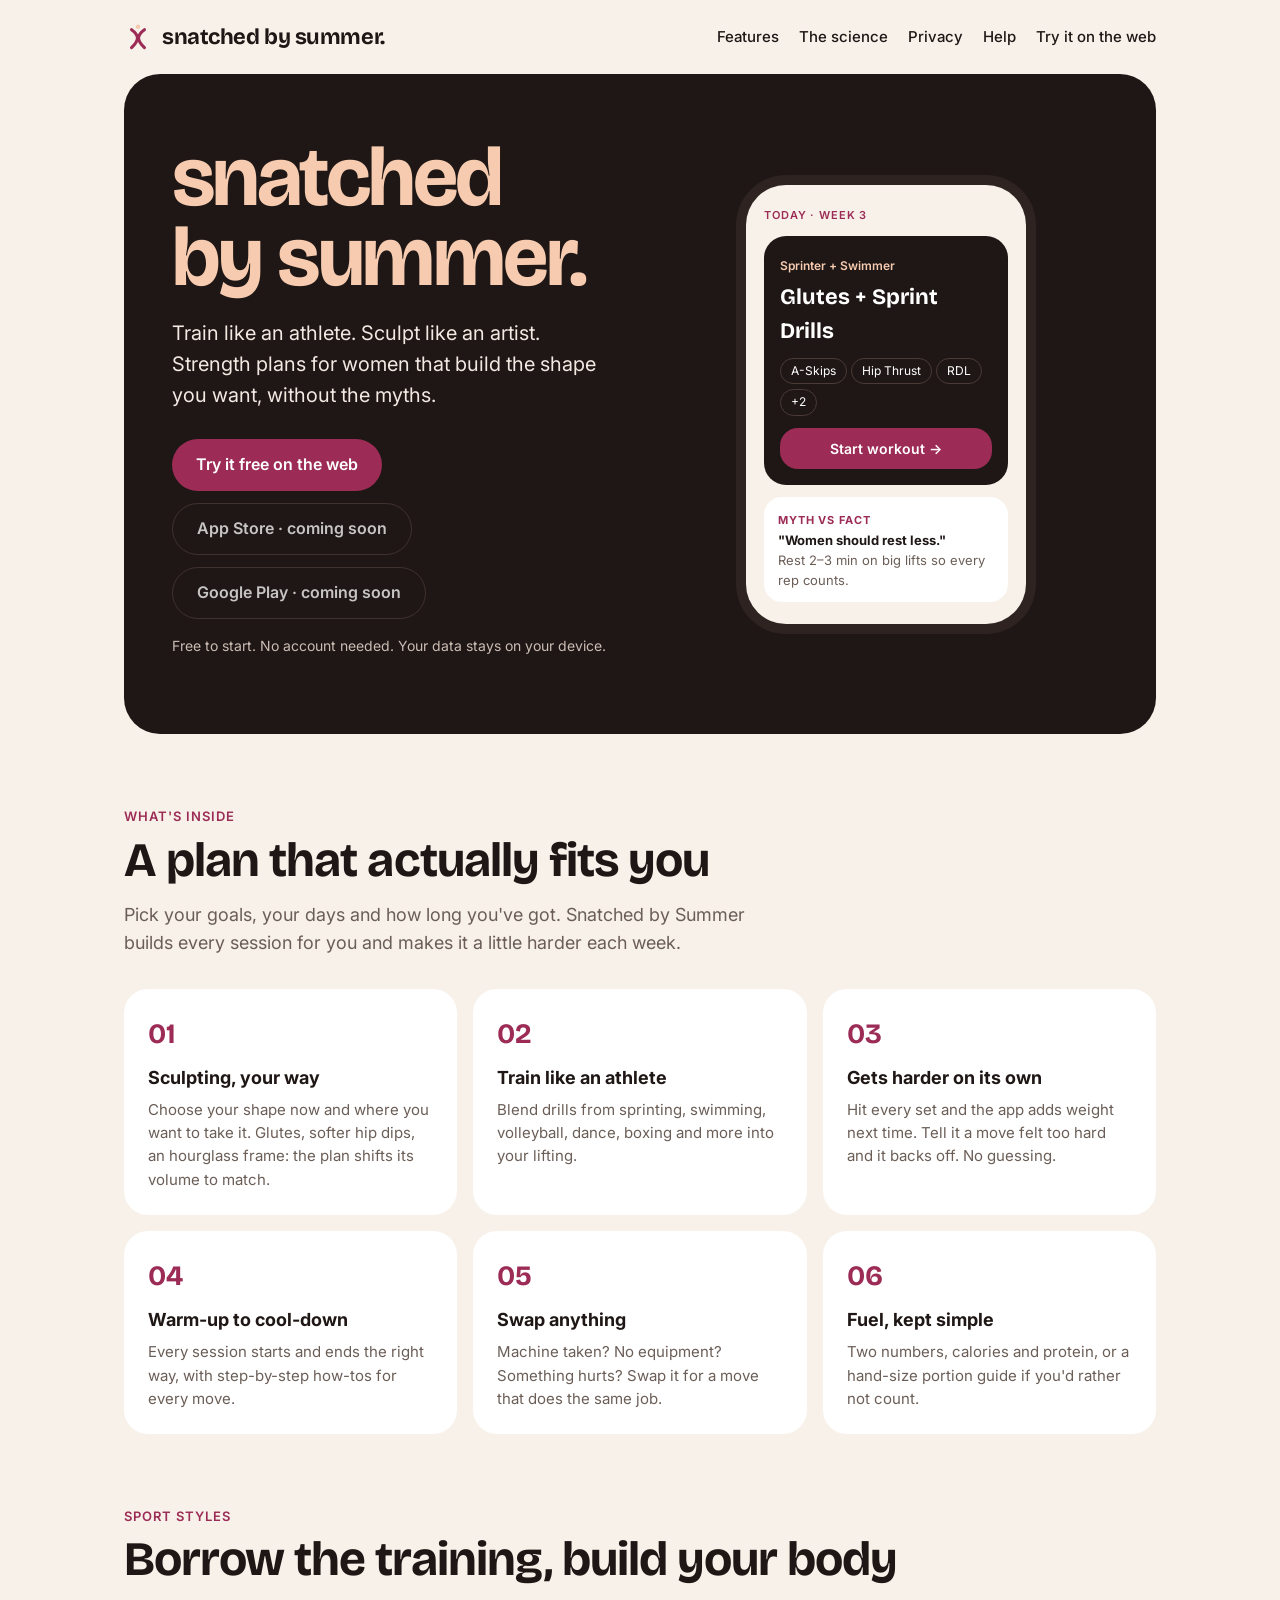
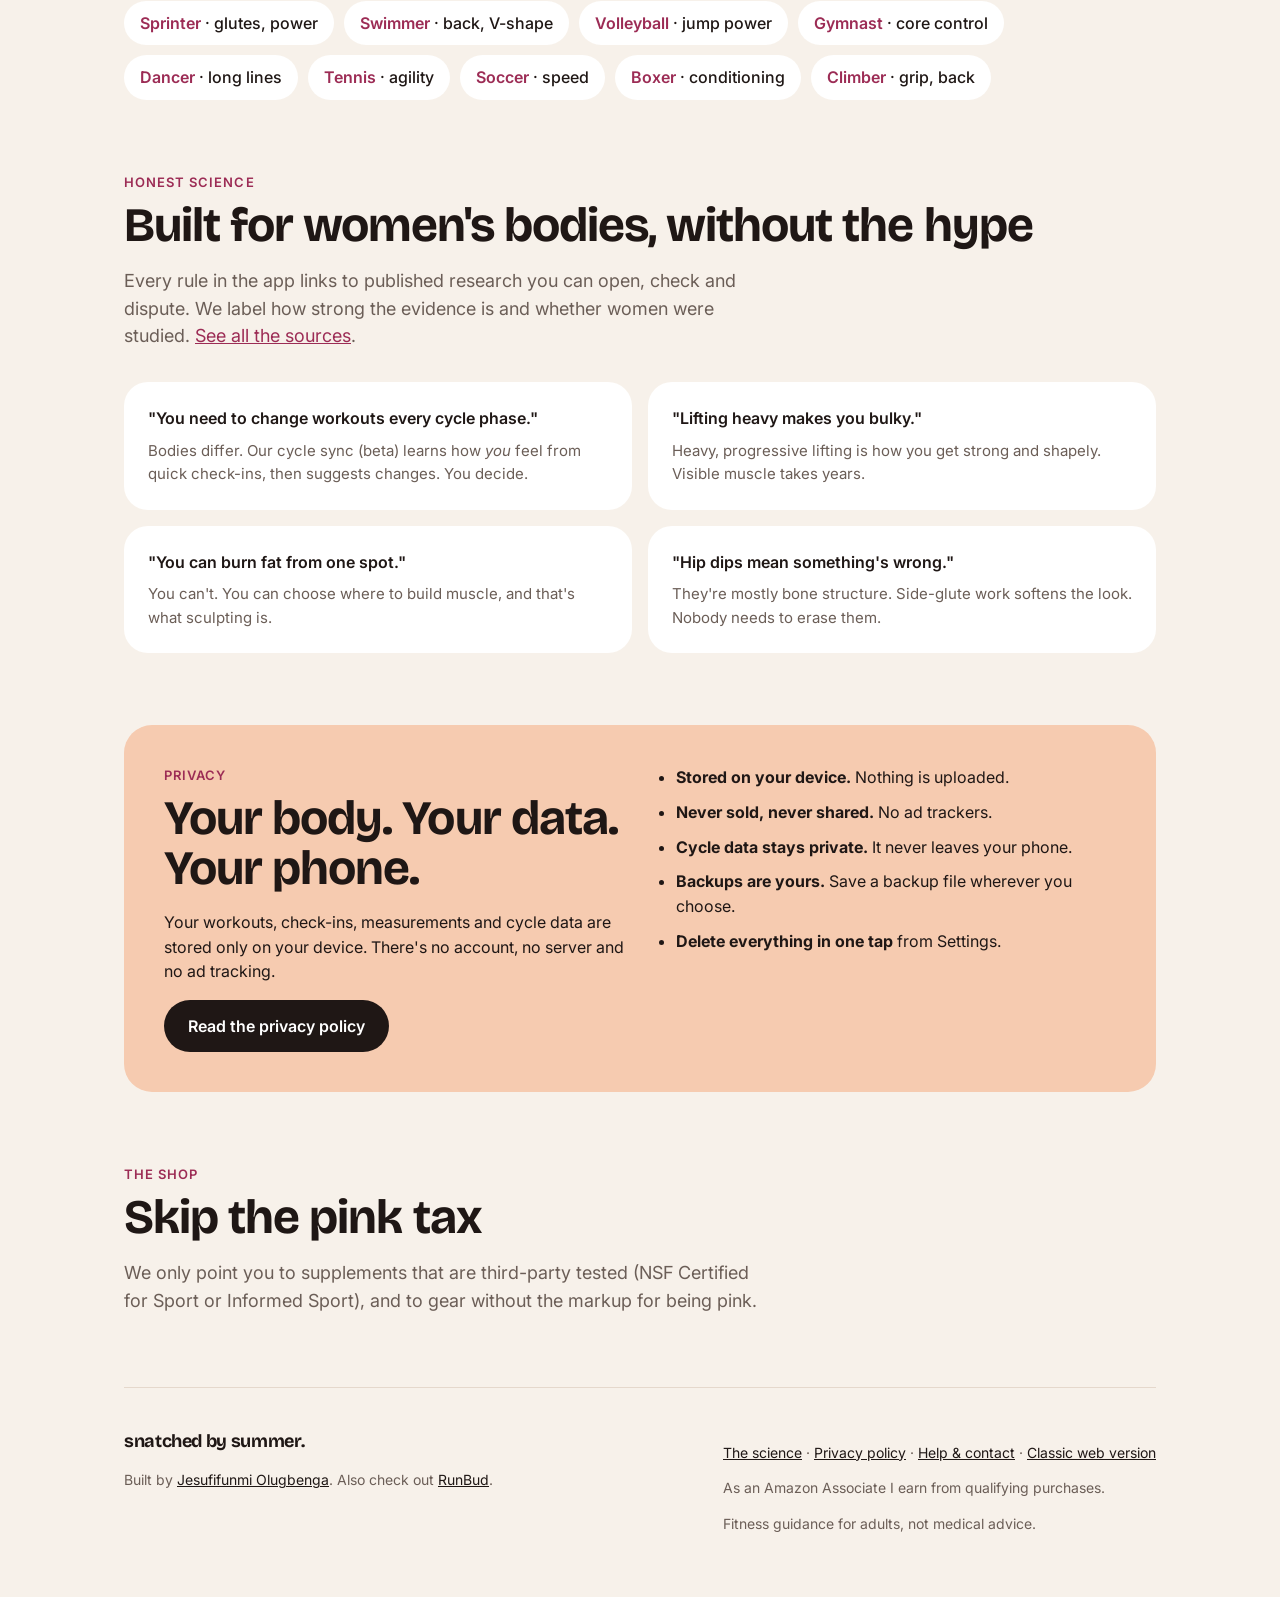
<file: index.html>
<!DOCTYPE html>
<html lang="en">
<head>
<meta charset="utf-8">
<meta name="viewport" content="width=device-width, initial-scale=1">
<title>Snatched by Summer · Train like an athlete. Sculpt like an artist.</title>
<meta name="description" content="A strength and sculpting app for women. Sport-inspired workouts, glute and hourglass sculpting, honest science, and your data stays on your phone.">
<meta property="og:title" content="Snatched by Summer">
<meta property="og:description" content="Train like an athlete. Sculpt like an artist. Your data stays on your phone.">
<meta name="theme-color" content="#1F1715">
<link rel="preconnect" href="https://fonts.googleapis.com">
<link rel="preconnect" href="https://fonts.gstatic.com" crossorigin>
<link href="https://fonts.googleapis.com/css2?family=Bricolage+Grotesque:opsz,wght@12..96,700&family=Inter:wght@400;500;600&display=swap" rel="stylesheet">
<link rel="icon" href="favicon.png">
<link rel="stylesheet" href="styles.css">
</head>
<body>
<a class="skip" href="#main">Skip to content</a>
<div class="wrap">
  <header class="nav">
    <a class="brand" href="./" style="display:inline-flex;align-items:center;gap:10px"><img src="logo-mark.svg" alt="" width="28" height="28">snatched by summer.</a>
    <nav class="nav-links" aria-label="Main">
      <a href="#features">Features</a>
      <a href="evidence.html">The science</a>
      <a href="#privacy">Privacy</a>
      <a href="support.html">Help</a>
      <a href="app/">Try it on the web</a>
    </nav>
  </header>

  <main id="main">
    <div class="hero">
      <div>
        <h1>snatched<br>by summer.</h1>
        <p class="lede">Train like an athlete. Sculpt like an artist. Strength plans for women that build the shape you want, without the myths.</p>
        <div class="ctas">
          <a class="btn btn-accent" href="app/">Try it free on the web</a>
          <span class="btn btn-ghost" aria-disabled="true">App Store · coming soon</span>
          <span class="btn btn-ghost" aria-disabled="true">Google Play · coming soon</span>
        </div>
        <p class="note">Free to start. No account needed. Your data stays on your device.</p>
      </div>
      <div class="phone" aria-hidden="true">
        <div class="eyebrow">TODAY · WEEK 3</div>
        <div class="card-dark">
          <span style="font-size:12px;color:#F6CBB0;font-weight:600">Sprinter + Swimmer</span>
          <strong>Glutes + Sprint Drills</strong>
          <span class="pill">A-Skips</span><span class="pill">Hip Thrust</span><span class="pill">RDL</span><span class="pill">+2</span>
          <div class="go">Start workout →</div>
        </div>
        <div class="card"><b style="color:#9C2C55;font-size:11px;letter-spacing:.08em">MYTH VS FACT</b><br><b>"Women should rest less."</b><br><span style="color:#6B5E57">Rest 2–3 min on big lifts so every rep counts.</span></div>
      </div>
    </div>

    <section id="features" aria-labelledby="f-h">
      <p class="kicker">What's inside</p>
      <h2 id="f-h">A plan that actually fits you</h2>
      <p class="intro">Pick your goals, your days and how long you've got. Snatched by Summer builds every session for you and makes it a little harder each week.</p>
      <div class="grid">
        <div class="tile"><span class="num">01</span><h3>Sculpting, your way</h3><p>Choose your shape now and where you want to take it. Glutes, softer hip dips, an hourglass frame: the plan shifts its volume to match.</p></div>
        <div class="tile"><span class="num">02</span><h3>Train like an athlete</h3><p>Blend drills from sprinting, swimming, volleyball, dance, boxing and more into your lifting.</p></div>
        <div class="tile"><span class="num">03</span><h3>Gets harder on its own</h3><p>Hit every set and the app adds weight next time. Tell it a move felt too hard and it backs off. No guessing.</p></div>
        <div class="tile"><span class="num">04</span><h3>Warm-up to cool-down</h3><p>Every session starts and ends the right way, with step-by-step how-tos for every move.</p></div>
        <div class="tile"><span class="num">05</span><h3>Swap anything</h3><p>Machine taken? No equipment? Something hurts? Swap it for a move that does the same job.</p></div>
        <div class="tile"><span class="num">06</span><h3>Fuel, kept simple</h3><p>Two numbers, calories and protein, or a hand-size portion guide if you'd rather not count.</p></div>
      </div>
    </section>

    <section aria-labelledby="s-h">
      <p class="kicker">Sport styles</p>
      <h2 id="s-h">Borrow the training, build your body</h2>
      <div class="sports">
        <span><b>Sprinter</b> · glutes, power</span>
        <span><b>Swimmer</b> · back, V-shape</span>
        <span><b>Volleyball</b> · jump power</span>
        <span><b>Gymnast</b> · core control</span>
        <span><b>Dancer</b> · long lines</span>
        <span><b>Tennis</b> · agility</span>
        <span><b>Soccer</b> · speed</span>
        <span><b>Boxer</b> · conditioning</span>
        <span><b>Climber</b> · grip, back</span>
      </div>
    </section>

    <section aria-labelledby="m-h">
      <p class="kicker">Honest science</p>
      <h2 id="m-h">Built for women's bodies, without the hype</h2>
      <p class="intro">Every rule in the app links to published research you can open, check and dispute. We label how strong the evidence is and whether women were studied. <a href="evidence.html">See all the sources</a>.</p>
      <div class="myths">
        <div class="myth"><q>You need to change workouts every cycle phase.</q><p>Bodies differ. Our cycle sync (beta) learns how <em>you</em> feel from quick check-ins, then suggests changes. You decide.</p></div>
        <div class="myth"><q>Lifting heavy makes you bulky.</q><p>Heavy, progressive lifting is how you get strong and shapely. Visible muscle takes years.</p></div>
        <div class="myth"><q>You can burn fat from one spot.</q><p>You can't. You can choose where to build muscle, and that's what sculpting is.</p></div>
        <div class="myth"><q>Hip dips mean something's wrong.</q><p>They're mostly bone structure. Side-glute work softens the look. Nobody needs to erase them.</p></div>
      </div>
    </section>

    <section id="privacy" aria-labelledby="p-h">
      <div class="band">
        <div>
          <p class="kicker">Privacy</p>
          <h2 id="p-h">Your body. Your data. Your phone.</h2>
          <p>Your workouts, check-ins, measurements and cycle data are stored only on your device. There's no account, no server and no ad tracking.</p>
          <a class="btn btn-ink" href="privacy.html">Read the privacy policy</a>
        </div>
        <ul>
          <li><b>Stored on your device.</b> Nothing is uploaded.</li>
          <li><b>Never sold, never shared.</b> No ad trackers.</li>
          <li><b>Cycle data stays private.</b> It never leaves your phone.</li>
          <li><b>Backups are yours.</b> Save a backup file wherever you choose.</li>
          <li><b>Delete everything in one tap</b> from Settings.</li>
        </ul>
      </div>
    </section>

    <section aria-labelledby="shop-h">
      <p class="kicker">The shop</p>
      <h2 id="shop-h">Skip the pink tax</h2>
      <p class="intro">We only point you to supplements that are third-party tested (NSF Certified for Sport or Informed Sport), and to gear without the markup for being pink.</p>
    </section>
  </main>

  <footer>
    <div class="row">
      <div>
        <div class="brand" style="font-size:18px">snatched by summer.</div>
        <p>Built by <a href="https://www.linkedin.com/in/jesufifunmi-olugbenga/" target="_blank" rel="noopener">Jesufifunmi Olugbenga</a>. Also check out <a href="https://apps.apple.com/us/app/runbudapp/id6748336230" target="_blank" rel="noopener">RunBud</a>.</p>
      </div>
      <div>
        <p><a href="evidence.html">The science</a> · <a href="privacy.html">Privacy policy</a> · <a href="support.html">Help &amp; contact</a> · <a href="classic/">Classic web version</a></p>
        <p>As an Amazon Associate I earn from qualifying purchases.</p>
        <p>Fitness guidance for adults, not medical advice.</p>
      </div>
    </div>
  </footer>
</div>
</body>
</html>
</file>
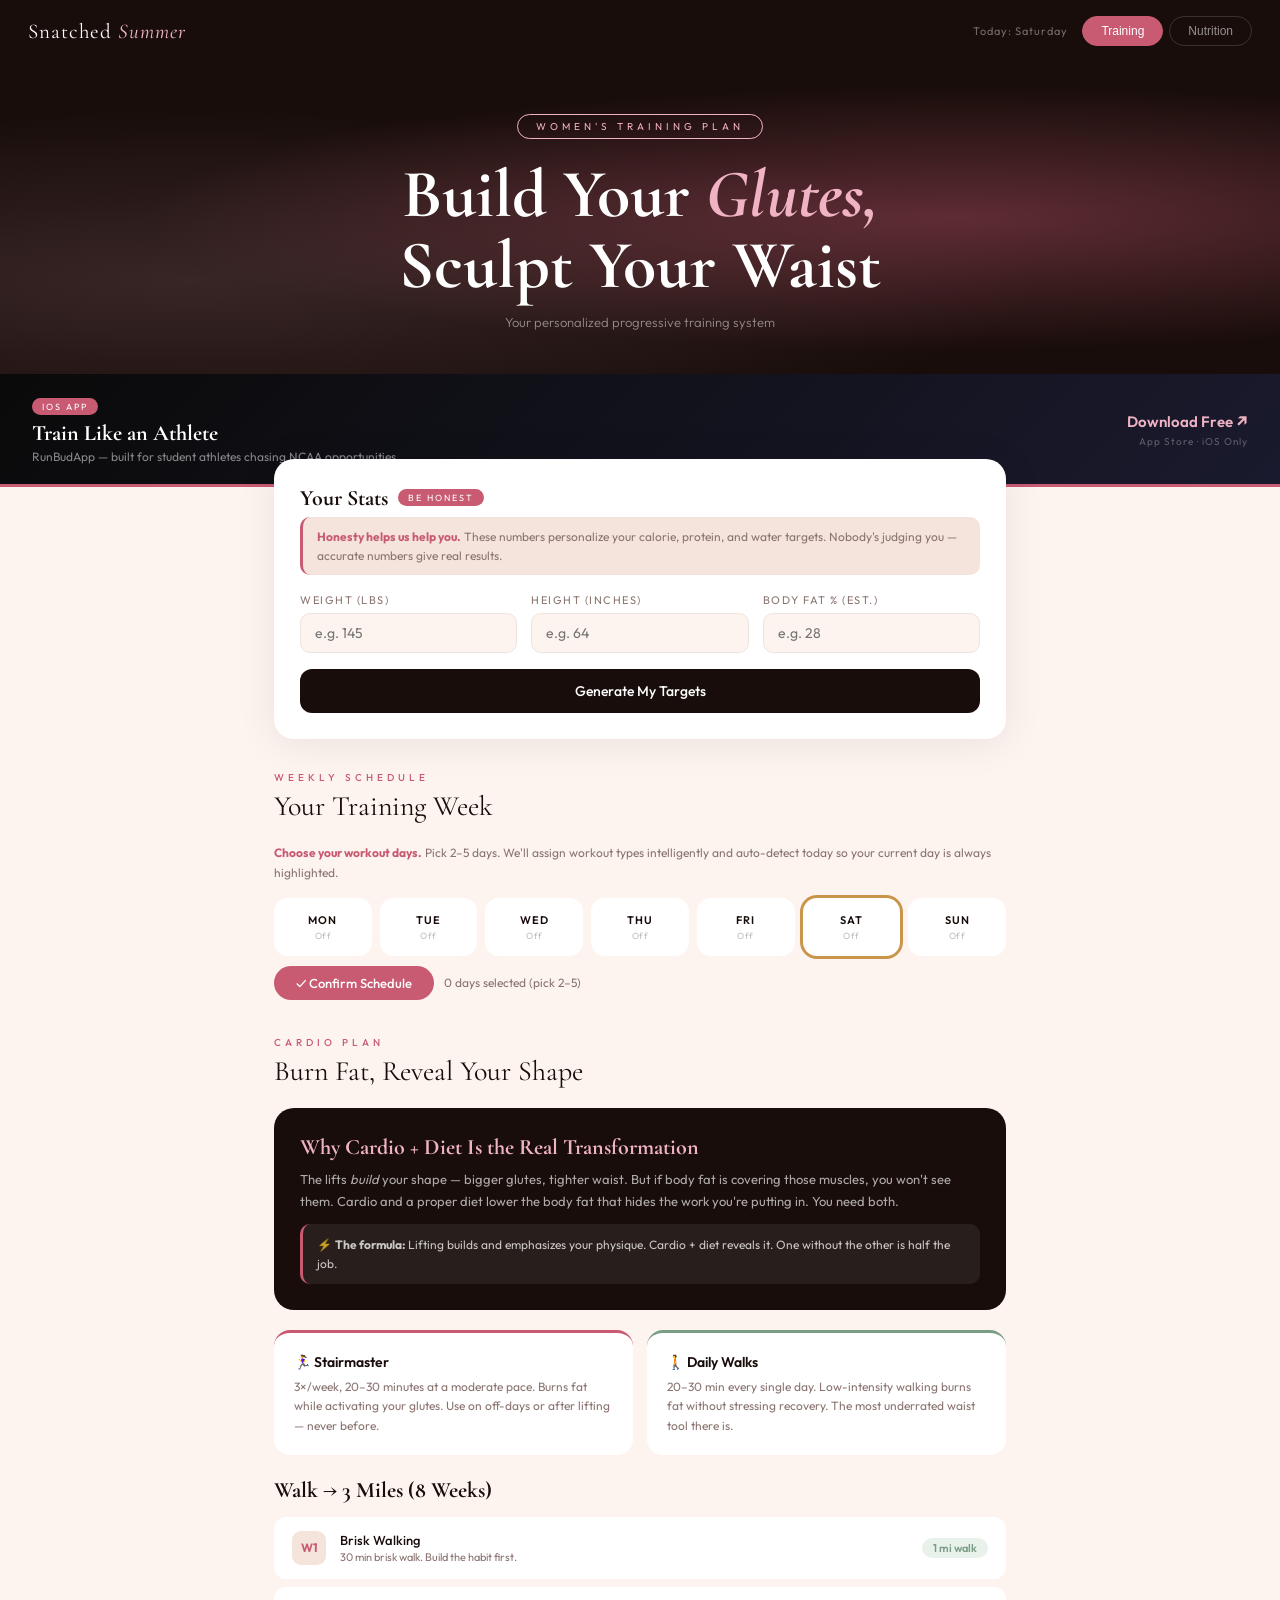
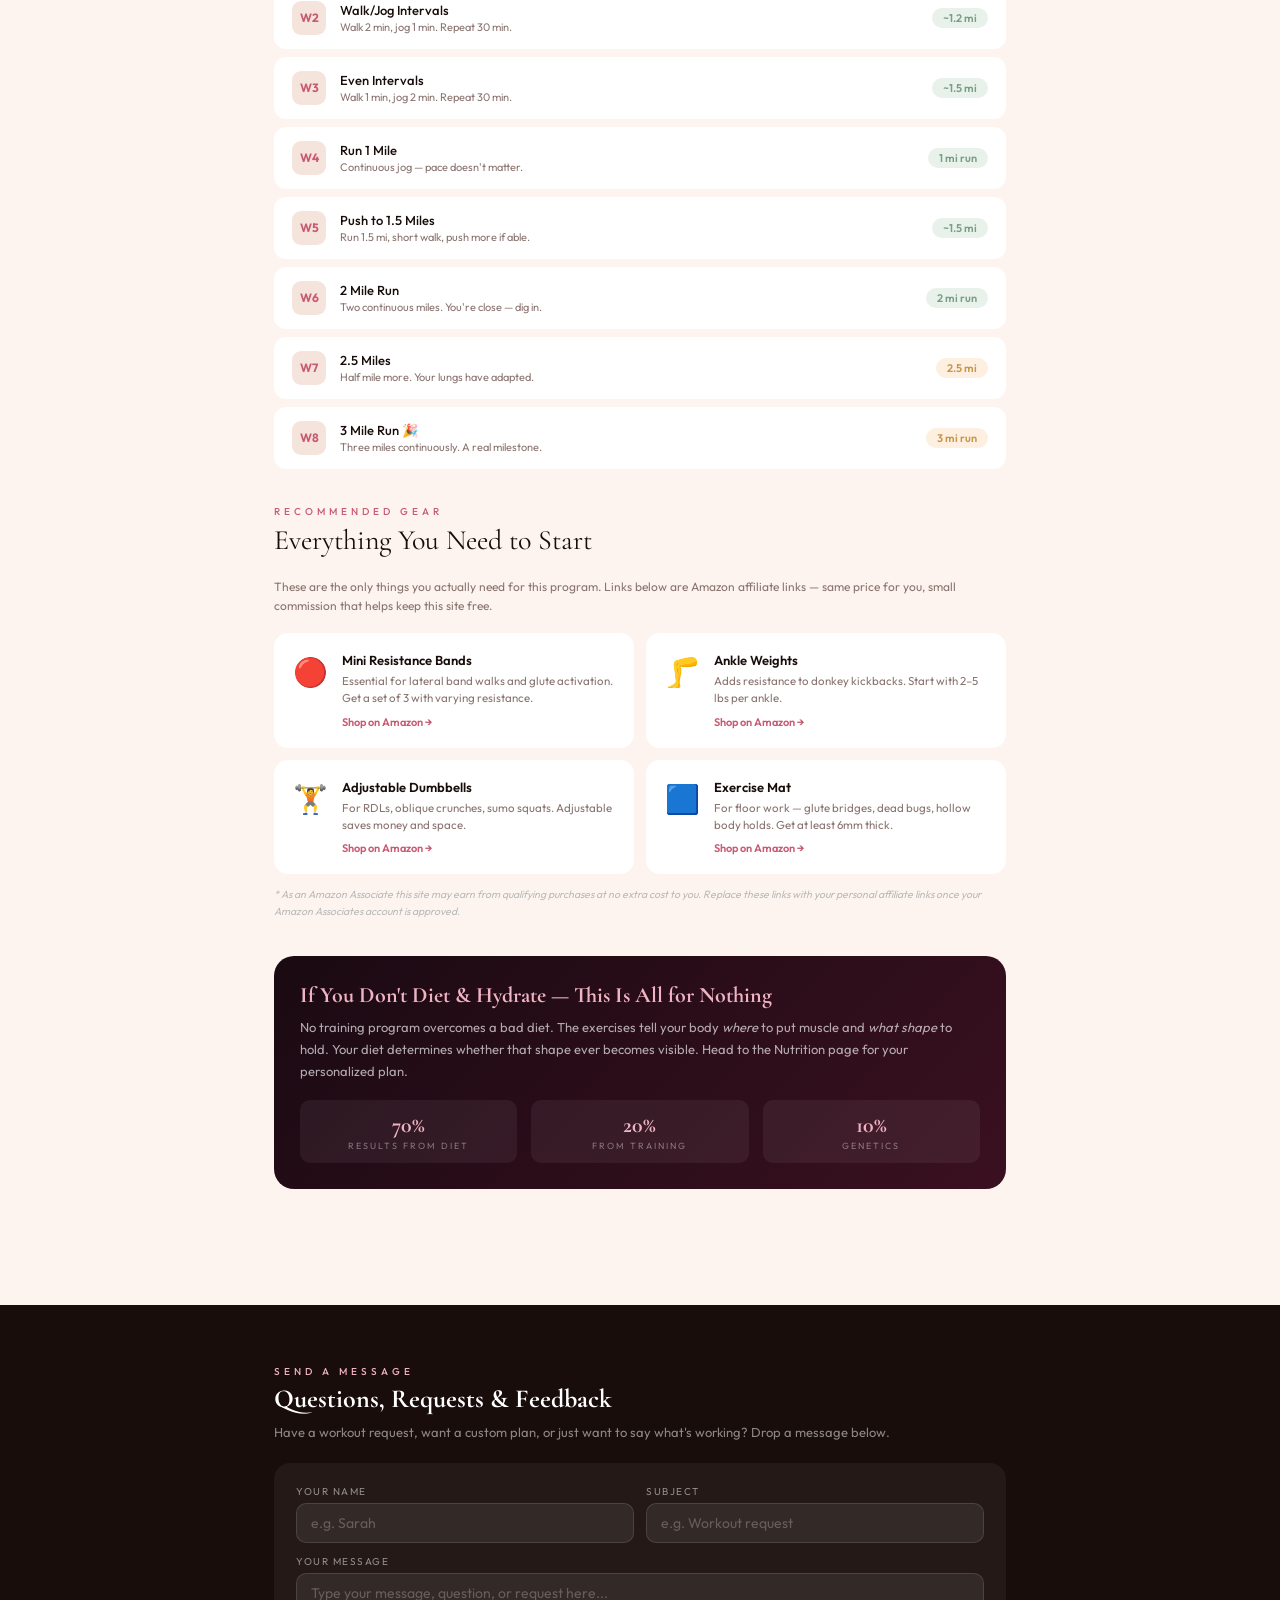
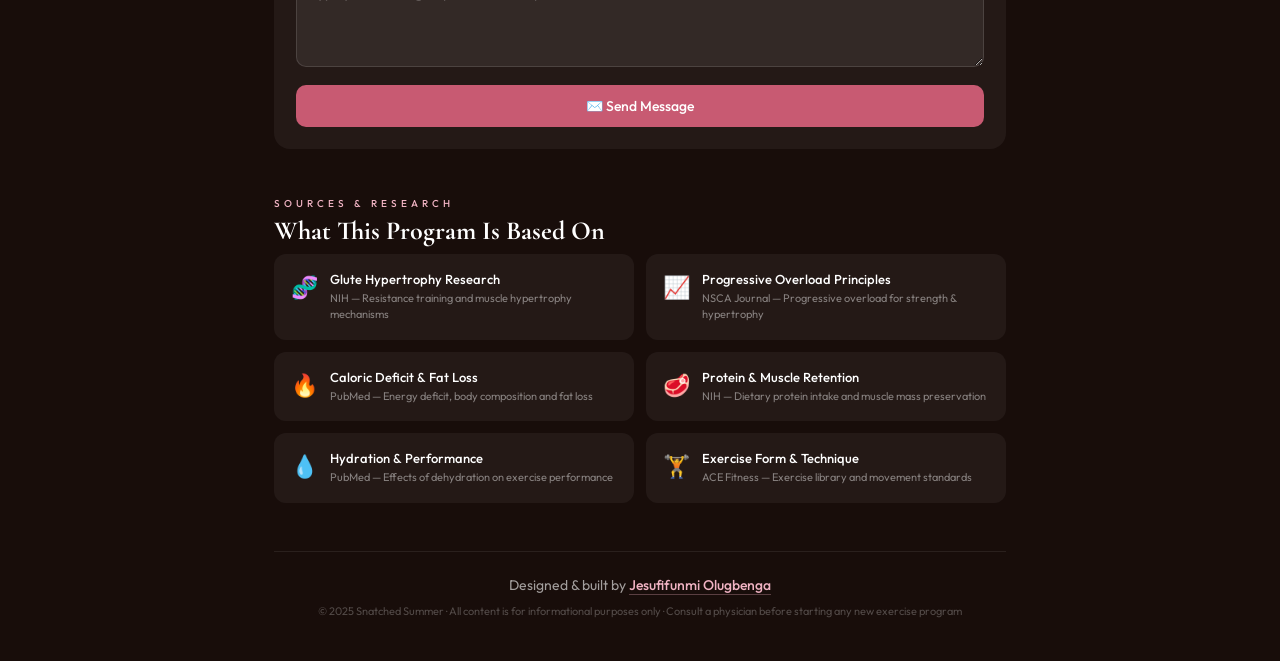
<file: classic/index.html>
<!DOCTYPE html>
<html lang="en">
<head>
<meta charset="UTF-8">
<meta name="viewport" content="width=device-width, initial-scale=1.0">
<title>Snatched Summer</title>
<link href="https://fonts.googleapis.com/css2?family=Cormorant+Garamond:ital,wght@0,600;0,700;1,600&family=Outfit:wght@300;400;500;600&display=swap" rel="stylesheet">
<style>
:root{
  --bg:#fdf4ef;--deep:#180d0a;--rose:#c85a72;--blush:#f0b3c3;
  --nude:#f5e4dc;--sage:#7a9e85;--gold:#c9954a;--card:#fff;--text2:#8a7470;
}
*{margin:0;padding:0;box-sizing:border-box;}
body{background:var(--bg);color:var(--deep);font-family:'Outfit',sans-serif;min-height:100vh;}

/* RUNBUD BANNER */
.runbud-banner{display:flex;align-items:center;justify-content:space-between;gap:20px;background:linear-gradient(135deg,#0a0a0a,#1a1a2e);padding:20px 32px;text-decoration:none;border-bottom:3px solid var(--rose);transition:opacity .2s;flex-wrap:wrap;}
.runbud-banner:hover{opacity:.92;}
.rb-tag{display:inline-block;background:var(--rose);color:#fff;font-size:9px;letter-spacing:2px;text-transform:uppercase;padding:3px 10px;border-radius:100px;margin-bottom:6px;}
.rb-title{font-family:'Cormorant Garamond',serif;font-size:22px;color:#fff;font-weight:700;line-height:1.1;}
.rb-sub{font-size:12px;color:rgba(255,255,255,.5);margin-top:4px;}
.rb-right{text-align:right;flex-shrink:0;}
.rb-cta{font-size:15px;font-weight:600;color:var(--blush);}
.rb-cta span{font-size:18px;}
.rb-store{font-size:10px;color:rgba(255,255,255,.3);margin-top:3px;letter-spacing:1px;}

/* GEAR / AFFILIATE */
.gear-section{margin:36px 0 0;}
.gear-note{font-size:12px;color:var(--text2);margin-bottom:18px;line-height:1.6;}
.gear-grid{display:grid;grid-template-columns:1fr 1fr;gap:12px;margin-bottom:12px;}
.gear-card{display:flex;align-items:flex-start;gap:14px;background:var(--card);border-radius:14px;padding:18px;text-decoration:none;border:1.5px solid transparent;transition:all .2s;}
.gear-card:hover{border-color:var(--rose);transform:translateY(-2px);box-shadow:0 6px 20px rgba(200,90,114,.1);}
.gear-emoji{font-size:28px;flex-shrink:0;margin-top:2px;}
.gear-info h4{font-size:13px;font-weight:600;color:var(--deep);margin-bottom:4px;}
.gear-info p{font-size:11.5px;color:var(--text2);line-height:1.5;margin-bottom:8px;}
.gear-cta{font-size:11px;font-weight:600;color:var(--rose);}
.affiliate-disclaimer{font-size:10.5px;color:#bbb;line-height:1.6;font-style:italic;}
@media(max-width:580px){.gear-grid{grid-template-columns:1fr;}.runbud-banner{padding:16px 20px;}.rb-right{text-align:left;}}

/* NAV */
.nav{display:flex;align-items:center;justify-content:space-between;padding:16px 28px;background:var(--deep);position:sticky;top:0;z-index:200;}
.nav-logo{font-family:'Cormorant Garamond',serif;font-size:21px;color:#fff;letter-spacing:1px;}
.nav-logo span{color:var(--blush);font-style:italic;}
.nav-tabs{display:flex;gap:6px;}
.nav-tab{padding:7px 18px;border-radius:100px;font-size:12px;font-weight:500;cursor:pointer;border:1.5px solid rgba(255,255,255,0.15);color:rgba(255,255,255,0.55);background:transparent;transition:all .2s;}
.nav-tab.active{background:var(--rose);border-color:var(--rose);color:#fff;}
.nav-day{font-size:11px;color:rgba(255,255,255,.4);letter-spacing:1px;}

/* PAGES */
.page{display:none;animation:fadeIn .4s ease;}
.page.active{display:block;}
@keyframes fadeIn{from{opacity:0;transform:translateY(10px);}to{opacity:1;transform:translateY(0);}}

/* HERO */
.hero{background:var(--deep);padding:52px 32px 44px;position:relative;overflow:hidden;text-align:center;}
.hero::before{content:'';position:absolute;inset:0;background:radial-gradient(ellipse at 75% 50%,rgba(200,90,114,.4) 0%,transparent 60%),radial-gradient(ellipse at 15% 70%,rgba(240,179,195,.15) 0%,transparent 55%);}
.hero-inner{position:relative;max-width:680px;margin:0 auto;}
.hero-pill{display:inline-block;border:1px solid var(--blush);color:var(--blush);font-size:10px;letter-spacing:4px;text-transform:uppercase;padding:5px 18px;border-radius:100px;margin-bottom:20px;}
.hero h1{font-family:'Cormorant Garamond',serif;font-size:clamp(36px,7vw,68px);color:#fff;line-height:1.05;}
.hero h1 em{color:var(--blush);}
.hero-sub{color:rgba(255,255,255,.5);font-size:13px;margin-top:12px;font-weight:300;}

/* CARDS & LAYOUT */
.stats-box{max-width:780px;margin:-28px auto 32px;padding:0 24px;}
.stats-card{background:#fff;border-radius:20px;padding:26px;box-shadow:0 4px 40px rgba(0,0,0,.08);}
.stats-header{display:flex;align-items:center;gap:10px;margin-bottom:6px;}
.stats-header h2{font-family:'Cormorant Garamond',serif;font-size:22px;}
.stats-tag{background:var(--rose);color:#fff;font-size:9px;letter-spacing:2px;text-transform:uppercase;padding:3px 10px;border-radius:100px;}
.honest-note{font-size:12px;color:var(--text2);margin-bottom:18px;line-height:1.6;padding:10px 14px;background:var(--nude);border-radius:10px;border-left:3px solid var(--rose);}
.honest-note strong{color:var(--rose);}
.inputs-row{display:grid;grid-template-columns:1fr 1fr 1fr;gap:14px;}
.inp-group label{font-size:11px;letter-spacing:1.5px;text-transform:uppercase;color:var(--text2);display:block;margin-bottom:6px;}
.inp-group input,.inp-group select{width:100%;border:1.5px solid #ece4df;border-radius:10px;padding:10px 14px;font-size:14px;font-family:'Outfit',sans-serif;background:var(--bg);color:var(--deep);outline:none;transition:border-color .2s;}
.inp-group input:focus,.inp-group select:focus{border-color:var(--rose);}
.stats-btn{margin-top:16px;width:100%;background:var(--deep);color:#fff;border:none;border-radius:12px;padding:13px;font-size:14px;font-weight:500;cursor:pointer;font-family:'Outfit',sans-serif;transition:background .2s;}
.stats-btn:hover{background:var(--rose);}
.stats-result{margin-top:14px;padding:14px 18px;background:linear-gradient(135deg,var(--deep),#3a1520);border-radius:12px;color:#fff;font-size:13px;line-height:1.8;display:none;}
.stats-result.show{display:block;}
.stats-result strong{color:var(--blush);}

.content{max-width:780px;margin:0 auto;padding:0 24px 80px;}
.sec-label{font-size:10px;letter-spacing:4px;text-transform:uppercase;color:var(--rose);margin-bottom:5px;font-weight:500;}
.sec-title{font-family:'Cormorant Garamond',serif;font-size:28px;margin-bottom:20px;}

/* WEEK STRIP */
.week-strip{display:grid;grid-template-columns:repeat(7,1fr);gap:8px;margin-bottom:10px;}
.day-pill{background:var(--card);border:2px solid transparent;border-radius:14px;padding:13px 5px;text-align:center;cursor:pointer;transition:all .2s;user-select:none;}
.day-pill:hover:not(.rest-day){border-color:var(--blush);transform:translateY(-1px);}
.day-pill.viewing{background:var(--deep) !important;border-color:var(--deep) !important;}
.day-pill.viewing .dp-name{color:var(--blush);}
.day-pill.viewing .dp-type{color:rgba(255,255,255,.5);}
.day-pill.workout-day{border-color:var(--rose);}
.day-pill.workout-day .dp-type{color:var(--rose);}
.day-pill.rest-day{background:var(--nude);cursor:default;}
.day-pill.selected-build{background:var(--rose);border-color:var(--rose);}
.day-pill.selected-build .dp-name,.day-pill.selected-build .dp-type{color:#fff;}
.day-pill.today-marker{box-shadow:0 0 0 3px var(--gold);}
.dp-name{font-size:11px;font-weight:600;letter-spacing:1px;text-transform:uppercase;}
.dp-type{font-size:9px;color:#bbb;margin-top:3px;letter-spacing:.5px;}
.today-label{font-size:10px;color:var(--gold);text-align:center;margin-bottom:16px;letter-spacing:1px;}

/* BUILDER */
.schedule-hint{font-size:12px;color:var(--text2);margin-bottom:16px;line-height:1.6;}
.schedule-hint strong{color:var(--rose);}
.builder-actions{display:flex;gap:10px;margin-bottom:32px;flex-wrap:wrap;align-items:center;}
.build-btn{padding:9px 22px;border-radius:100px;font-size:13px;font-weight:500;cursor:pointer;border:none;font-family:'Outfit',sans-serif;transition:all .2s;}
.build-btn.primary{background:var(--rose);color:#fff;}
.build-btn.primary:hover{background:#a8445a;}
.build-btn.secondary{background:var(--nude);color:var(--rose);}
.build-btn.secondary:hover{background:#ead4c8;}
.build-btn.ghost{background:transparent;color:var(--text2);border:1.5px solid #ddd;}
.build-count{font-size:12px;color:var(--text2);padding:8px 0;}
.schedule-legend{display:flex;gap:16px;flex-wrap:wrap;margin-bottom:20px;}
.legend-item{display:flex;align-items:center;gap:6px;font-size:11px;color:var(--text2);}
.legend-dot{width:10px;height:10px;border-radius:50%;}
.legend-dot.ld-w{background:var(--rose);}
.legend-dot.ld-r{background:#d4c5be;}
.legend-dot.ld-v{background:var(--deep);}
.legend-dot.ld-t{background:var(--gold);}

/* WORKOUT PANEL */
.workout-panel{min-height:280px;}
.workout-section{display:none;}
.workout-section.active{display:block;animation:fadeIn .3s ease;}
.ex-grid{display:grid;gap:14px;margin-bottom:28px;}
.ex-card{background:var(--card);border-radius:16px;padding:18px 20px;display:grid;grid-template-columns:46px 1fr;align-items:start;gap:14px;border:1.5px solid transparent;transition:all .2s;}
.ex-card:hover{border-color:var(--blush);box-shadow:0 4px 20px rgba(200,90,114,.08);}
.ex-num{width:46px;height:46px;background:var(--nude);border-radius:12px;display:flex;align-items:center;justify-content:center;font-family:'Cormorant Garamond',serif;font-size:19px;font-weight:700;color:var(--rose);flex-shrink:0;margin-top:2px;}
.ex-card.star .ex-num{background:var(--deep);color:var(--blush);}
.ex-body{display:flex;flex-direction:column;gap:6px;}
.ex-top{display:flex;align-items:center;justify-content:space-between;gap:10px;flex-wrap:wrap;}
.ex-info h3{font-size:14px;font-weight:500;}
.ex-info p{font-size:11.5px;color:var(--text2);line-height:1.5;margin-top:3px;}
.ex-badge{background:var(--nude);border-radius:100px;padding:4px 12px;font-size:11px;font-weight:600;color:var(--rose);white-space:nowrap;flex-shrink:0;}
.ex-card.star .ex-badge{background:var(--blush);color:var(--deep);}
.ex-progress-row{display:flex;align-items:center;gap:10px;flex-wrap:wrap;}
.ex-weight-tag{background:#f0f8f2;color:var(--sage);font-size:11px;font-weight:600;padding:3px 10px;border-radius:100px;}
.ex-week-tag{background:#fdf0e0;color:var(--gold);font-size:10px;padding:3px 10px;border-radius:100px;}
.progress-bar-wrap{height:4px;background:#f0e8e5;border-radius:10px;overflow:hidden;margin-top:4px;}
.progress-bar{height:4px;background:linear-gradient(90deg,var(--rose),var(--blush));border-radius:10px;transition:width .6s ease;}

.rest-card{background:var(--nude);border-radius:16px;padding:28px;text-align:center;}
.rest-card h3{font-family:'Cormorant Garamond',serif;font-size:24px;margin-bottom:8px;}
.rest-card p{font-size:13px;color:var(--text2);line-height:1.7;}

/* PROGRESS BANNER */
.progress-banner{background:linear-gradient(135deg,var(--deep),#2e1020);border-radius:16px;padding:20px 22px;margin-bottom:28px;display:flex;align-items:center;gap:16px;flex-wrap:wrap;}
.pb-text h3{font-family:'Cormorant Garamond',serif;font-size:20px;color:#fff;margin-bottom:3px;}
.pb-text p{font-size:12px;color:rgba(255,255,255,.55);}
.pb-stats{display:flex;gap:20px;margin-left:auto;}
.pb-stat{text-align:center;}
.pb-num{font-family:'Cormorant Garamond',serif;font-size:22px;color:var(--blush);font-weight:700;}
.pb-label{font-size:9px;color:rgba(255,255,255,.4);text-transform:uppercase;letter-spacing:1.5px;}

/* MILESTONE CARD */
.milestone-card{border-radius:16px;padding:24px;text-align:center;margin-bottom:28px;border:2px dashed;}
.milestone-card.goal-reached{background:#f0f8f2;border-color:var(--sage);}
.milestone-card.plateau{background:#fdf6e8;border-color:var(--gold);}
.milestone-card h3{font-family:'Cormorant Garamond',serif;font-size:22px;margin-bottom:8px;}
.milestone-card p{font-size:13px;color:var(--text2);line-height:1.7;max-width:500px;margin:0 auto 16px;}
.restart-btn{padding:10px 24px;border-radius:100px;border:none;cursor:pointer;font-size:13px;font-weight:500;font-family:'Outfit',sans-serif;background:var(--deep);color:#fff;transition:all .2s;}
.restart-btn:hover{background:var(--rose);}

/* FITNESS TEST MODAL */
.modal-overlay{position:fixed;inset:0;background:rgba(24,13,10,.7);z-index:500;display:flex;align-items:center;justify-content:center;padding:20px;backdrop-filter:blur(4px);}
.modal-overlay.hidden{display:none;}
.modal{background:#fff;border-radius:24px;width:100%;max-width:600px;max-height:90vh;overflow-y:auto;padding:32px;}
.modal-header{margin-bottom:20px;}
.modal-header h2{font-family:'Cormorant Garamond',serif;font-size:28px;margin-bottom:6px;}
.modal-header p{font-size:13px;color:var(--text2);line-height:1.6;}
.test-step{display:none;}
.test-step.active{display:block;animation:fadeIn .3s ease;}
.test-ex{background:var(--nude);border-radius:14px;padding:18px;margin-bottom:16px;}
.test-ex h4{font-size:14px;font-weight:600;margin-bottom:4px;}
.test-ex p{font-size:12px;color:var(--text2);line-height:1.5;margin-bottom:12px;}
.test-input-row{display:grid;grid-template-columns:1fr 1fr;gap:10px;}
.test-input-row label{font-size:10px;letter-spacing:1.5px;text-transform:uppercase;color:var(--text2);display:block;margin-bottom:5px;}
.test-input-row input{width:100%;border:1.5px solid #ddd;border-radius:8px;padding:9px 12px;font-size:14px;font-family:'Outfit',sans-serif;background:#fff;color:var(--deep);outline:none;}
.test-input-row input:focus{border-color:var(--rose);}
.modal-nav{display:flex;justify-content:space-between;align-items:center;margin-top:20px;gap:10px;}
.modal-btn{padding:10px 24px;border-radius:100px;border:none;cursor:pointer;font-size:13px;font-weight:500;font-family:'Outfit',sans-serif;transition:all .2s;}
.modal-btn.primary{background:var(--rose);color:#fff;}
.modal-btn.primary:hover{background:#a8445a;}
.modal-btn.secondary{background:var(--nude);color:var(--text2);}
.modal-step-count{font-size:12px;color:var(--text2);}
.test-progress{height:4px;background:#f0e8e5;border-radius:10px;margin-bottom:22px;overflow:hidden;}
.test-progress-fill{height:4px;background:var(--rose);border-radius:10px;transition:width .4s ease;}

/* CARDIO */
.cardio-block{margin:36px 0;}
.cardio-intro{background:var(--deep);border-radius:20px;padding:26px;color:#fff;margin-bottom:20px;}
.cardio-intro h3{font-family:'Cormorant Garamond',serif;font-size:22px;color:var(--blush);margin-bottom:8px;}
.cardio-intro p{font-size:13px;color:rgba(255,255,255,.65);line-height:1.7;}
.fat-note{margin-top:12px;padding:11px 14px;background:rgba(255,255,255,.07);border-radius:10px;border-left:3px solid var(--rose);font-size:12px;color:rgba(255,255,255,.75);line-height:1.6;}
.cardio-grid{display:grid;grid-template-columns:1fr 1fr;gap:14px;}
.cardio-card{background:var(--card);border-radius:16px;padding:20px;border-top:3px solid var(--rose);}
.cardio-card.sage{border-top-color:var(--sage);}
.cardio-card h4{font-size:14px;font-weight:600;margin-bottom:6px;}
.cardio-card p{font-size:12px;color:var(--text2);line-height:1.6;}
.run-prog{margin-top:22px;}
.run-prog h3{font-family:'Cormorant Garamond',serif;font-size:22px;margin-bottom:14px;}
.run-weeks{display:grid;gap:8px;}
.run-week{background:var(--card);border-radius:12px;padding:14px 18px;display:grid;grid-template-columns:34px 1fr auto;align-items:center;gap:14px;}
.rw-num{width:34px;height:34px;background:var(--nude);border-radius:9px;display:flex;align-items:center;justify-content:center;font-weight:700;font-size:12px;color:var(--rose);flex-shrink:0;}
.rw-info h4{font-size:13px;font-weight:500;margin-bottom:2px;}
.rw-info p{font-size:11px;color:var(--text2);}
.rw-badge{font-size:11px;font-weight:600;color:var(--sage);background:#e8f2eb;padding:3px 11px;border-radius:100px;white-space:nowrap;}
.rw-badge.gold{color:var(--gold);background:#fdf0e0;}

/* DIET WARNING */
.diet-warning{background:linear-gradient(135deg,#1a0a12,#3a1020);border-radius:20px;padding:26px;margin:36px 0;color:#fff;}
.diet-warning h3{font-family:'Cormorant Garamond',serif;font-size:22px;color:var(--blush);margin-bottom:8px;}
.diet-warning p{font-size:13px;color:rgba(255,255,255,.65);line-height:1.7;}
.dw-stats{display:grid;grid-template-columns:1fr 1fr 1fr;gap:14px;margin-top:18px;}
.dw-stat{text-align:center;padding:12px;background:rgba(255,255,255,.06);border-radius:10px;}
.dw-stat-num{font-family:'Cormorant Garamond',serif;font-size:22px;color:var(--blush);font-weight:700;}
.dw-stat-label{font-size:9px;color:rgba(255,255,255,.4);letter-spacing:2px;text-transform:uppercase;margin-top:2px;}

/* ===== DIET PAGE ===== */
.diet-hero{background:linear-gradient(135deg,var(--deep),#2a0f1a);padding:52px 32px 44px;text-align:center;position:relative;overflow:hidden;}
.diet-hero::before{content:'';position:absolute;inset:0;background:radial-gradient(ellipse at 30% 60%,rgba(122,158,133,.25) 0%,transparent 60%);}
.diet-hero-inner{position:relative;max-width:640px;margin:0 auto;}
.diet-hero h1{font-family:'Cormorant Garamond',serif;font-size:clamp(34px,6vw,62px);color:#fff;line-height:1.1;}
.diet-hero h1 em{color:var(--sage);font-style:italic;}
.diet-hero p{color:rgba(255,255,255,.5);font-size:13px;margin-top:12px;}
.diet-stats-box{max-width:780px;margin:-28px auto 32px;padding:0 24px;}
.diet-stats-card{background:#fff;border-radius:20px;padding:26px;box-shadow:0 4px 40px rgba(0,0,0,.08);}
.diet-stats-card h2{font-family:'Cormorant Garamond',serif;font-size:22px;margin-bottom:6px;}
.sage-note{font-size:12px;color:var(--text2);margin-bottom:18px;line-height:1.6;padding:10px 14px;background:#f0f8f2;border-radius:10px;border-left:3px solid var(--sage);}
.sage-note strong{color:var(--sage);}
.diet-inputs{display:grid;grid-template-columns:1fr 1fr 1fr 1fr;gap:12px;}
.diet-btn{margin-top:14px;width:100%;background:var(--sage);color:#fff;border:none;border-radius:12px;padding:13px;font-size:14px;font-weight:500;cursor:pointer;font-family:'Outfit',sans-serif;transition:background .2s;}
.diet-btn:hover{background:#5c8068;}
.diet-result{margin-top:16px;display:none;}
.diet-result.show{display:block;}
.diet-plan-grid{display:grid;grid-template-columns:1fr 1fr;gap:12px;margin-bottom:16px;}
.dp-card{background:var(--card);border-radius:14px;padding:20px;border-top:3px solid var(--sage);}
.dp-card.rose-t{border-top-color:var(--rose);}
.dp-card.gold-t{border-top-color:var(--gold);}
.dp-card h4{font-size:11px;font-weight:600;margin-bottom:6px;text-transform:uppercase;letter-spacing:1px;color:var(--text2);}
.big-num{font-family:'Cormorant Garamond',serif;font-size:34px;font-weight:700;color:var(--deep);}
.big-unit{font-size:13px;color:var(--text2);}
.dp-card p{font-size:11.5px;color:var(--text2);margin-top:4px;line-height:1.5;}
.meal-plan{background:var(--card);border-radius:14px;padding:22px;margin-bottom:12px;}
.meal-plan h4{font-family:'Cormorant Garamond',serif;font-size:20px;margin-bottom:12px;}
.meal-row{display:flex;align-items:flex-start;gap:10px;padding:9px 0;border-bottom:1px solid #f5eeea;}
.meal-row:last-child{border-bottom:none;}
.meal-time{font-size:10px;font-weight:600;letter-spacing:1.5px;text-transform:uppercase;color:var(--rose);min-width:60px;padding-top:2px;}
.meal-text{font-size:13px;line-height:1.5;color:var(--deep);}
.meal-cals{font-size:11px;color:var(--text2);margin-left:auto;white-space:nowrap;padding-top:2px;}
.diet-content{max-width:780px;margin:0 auto;padding:0 24px 80px;}
.basics-grid{display:grid;grid-template-columns:1fr 1fr;gap:12px;margin-bottom:28px;}
.basic-card{background:var(--card);border-radius:14px;padding:20px;}
.basic-icon{font-size:24px;margin-bottom:8px;}
.basic-card h4{font-size:14px;font-weight:600;margin-bottom:5px;}
.basic-card p{font-size:12px;color:var(--text2);line-height:1.6;}
.snacks-grid{display:grid;grid-template-columns:1fr 1fr 1fr;gap:10px;margin-bottom:28px;}
.snack-card{background:var(--card);border-radius:12px;padding:16px;text-align:center;}
.snack-emoji{font-size:28px;margin-bottom:6px;}
.snack-card h4{font-size:13px;font-weight:500;margin-bottom:3px;}
.snack-card p{font-size:11px;color:var(--text2);line-height:1.5;}
.snack-badge{display:inline-block;margin-top:7px;background:var(--nude);color:var(--rose);font-size:10px;font-weight:600;padding:3px 10px;border-radius:100px;}
.hydration-bar{background:var(--deep);border-radius:18px;padding:26px;color:#fff;margin-bottom:28px;}
.hydration-bar h3{font-family:'Cormorant Garamond',serif;font-size:22px;color:#7dcfaa;margin-bottom:8px;}
.hydration-bar p{font-size:13px;color:rgba(255,255,255,.65);line-height:1.7;}
.hydration-tips{display:grid;grid-template-columns:1fr 1fr 1fr;gap:12px;margin-top:16px;}
.ht{background:rgba(255,255,255,.07);border-radius:10px;padding:12px;}
.ht-icon{font-size:18px;margin-bottom:5px;}
.ht h5{font-size:12px;font-weight:500;margin-bottom:3px;}
.ht p{font-size:11px;color:rgba(255,255,255,.5);line-height:1.5;}

@media(max-width:580px){
  .inputs-row,.diet-inputs{grid-template-columns:1fr 1fr;}
  .cardio-grid,.diet-plan-grid,.basics-grid{grid-template-columns:1fr;}
  .snacks-grid{grid-template-columns:1fr 1fr;}
  .dw-stats,.hydration-tips{grid-template-columns:1fr;}
  .week-strip{gap:4px;}
  .dp-name{font-size:9px;}
  .pb-stats{margin-left:0;width:100%;}
  .test-input-row{grid-template-columns:1fr;}
}
</style>
</head>
<body>

<!-- FITNESS TEST MODAL -->
<div class="modal-overlay hidden" id="test-modal">
  <div class="modal">
    <div class="modal-header">
      <h2>🏋️ Fitness Baseline Test</h2>
      <p>Before we build your progressive plan, we need to know your current strength. Be honest — this is your starting line, not your finish line. Every great physique started exactly where you are.</p>
    </div>
    <div class="test-progress"><div class="test-progress-fill" id="test-progress-fill" style="width:0%"></div></div>
    <div id="test-steps"></div>
    <div class="modal-nav">
      <button class="modal-btn secondary" id="test-back-btn" onclick="testNav(-1)">← Back</button>
      <span class="modal-step-count" id="test-step-count">Step 1 of 5</span>
      <button class="modal-btn primary" id="test-next-btn" onclick="testNav(1)">Next →</button>
    </div>
  </div>
</div>

<!-- NAV -->
<nav class="nav">
  <div class="nav-logo">Snatched <span>Summer</span></div>
  <div style="display:flex;align-items:center;gap:14px;">
    <span class="nav-day" id="nav-today-label"></span>
    <div class="nav-tabs">
      <button class="nav-tab active" onclick="showPage('training')">Training</button>
      <button class="nav-tab" onclick="showPage('diet')">Nutrition</button>
    </div>
  </div>
</nav>

<!-- =================== TRAINING PAGE =================== -->
<div id="page-training" class="page active">
  <div class="hero">
    <div class="hero-inner">
      <div class="hero-pill">Women's Training Plan</div>
      <h1>Build Your <em>Glutes,</em><br>Sculpt Your Waist</h1>
      <p class="hero-sub">Your personalized progressive training system</p>
    </div>
  </div>

  <!-- RUNBUD BANNER -->
  <a href="https://apps.apple.com/us/app/runbudapp/id6748336230" target="_blank" rel="noopener" class="runbud-banner">
    <div class="rb-left">
      <div class="rb-tag">iOS App</div>
      <div class="rb-title">Train Like an Athlete</div>
      <div class="rb-sub">RunBudApp — built for student athletes chasing NCAA opportunities</div>
    </div>
    <div class="rb-right">
      <div class="rb-cta">Download Free <span>↗</span></div>
      <div class="rb-store">App Store · iOS Only</div>
    </div>
  </a>

  <!-- STATS INPUT -->
  <div class="stats-box">
    <div class="stats-card">
      <div class="stats-header">
        <h2>Your Stats</h2>
        <div class="stats-tag">Be Honest</div>
      </div>
      <p class="honest-note"><strong>Honesty helps us help you.</strong> These numbers personalize your calorie, protein, and water targets. Nobody's judging you — accurate numbers give real results.</p>
      <div class="inputs-row">
        <div class="inp-group"><label>Weight (lbs)</label><input type="number" id="t-weight" placeholder="e.g. 145"></div>
        <div class="inp-group"><label>Height (inches)</label><input type="number" id="t-height" placeholder="e.g. 64"></div>
        <div class="inp-group"><label>Body Fat % (est.)</label><input type="number" id="t-bf" placeholder="e.g. 28"></div>
      </div>
      <button class="stats-btn" onclick="calcTrainingStats()">Generate My Targets</button>
      <div class="stats-result" id="training-result"></div>
    </div>
  </div>

  <div class="content">
    <!-- PROGRESS BANNER (shown after test) -->
    <div id="progress-banner" style="display:none;"></div>
    <!-- MILESTONE (goal reached / plateau) -->
    <div id="milestone-banner" style="display:none;"></div>

    <!-- SCHEDULE -->
    <div class="sec-label">Weekly Schedule</div>
    <div class="sec-title">Your Training Week</div>
    <div id="today-hint" class="today-label" style="display:none;"></div>

    <div id="build-mode">
      <p class="schedule-hint"><strong>Choose your workout days.</strong> Pick 2–5 days. We'll assign workout types intelligently and auto-detect today so your current day is always highlighted.</p>
      <div class="week-strip" id="build-strip">
        <div class="day-pill" data-day="mon" onclick="toggleBuildDay('mon')"><div class="dp-name">Mon</div><div class="dp-type">Off</div></div>
        <div class="day-pill" data-day="tue" onclick="toggleBuildDay('tue')"><div class="dp-name">Tue</div><div class="dp-type">Off</div></div>
        <div class="day-pill" data-day="wed" onclick="toggleBuildDay('wed')"><div class="dp-name">Wed</div><div class="dp-type">Off</div></div>
        <div class="day-pill" data-day="thu" onclick="toggleBuildDay('thu')"><div class="dp-name">Thu</div><div class="dp-type">Off</div></div>
        <div class="day-pill" data-day="fri" onclick="toggleBuildDay('fri')"><div class="dp-name">Fri</div><div class="dp-type">Off</div></div>
        <div class="day-pill" data-day="sat" onclick="toggleBuildDay('sat')"><div class="dp-name">Sat</div><div class="dp-type">Off</div></div>
        <div class="day-pill" data-day="sun" onclick="toggleBuildDay('sun')"><div class="dp-name">Sun</div><div class="dp-type">Off</div></div>
      </div>
      <div class="builder-actions">
        <button class="build-btn primary" onclick="confirmSchedule()">✓ Confirm Schedule</button>
        <span class="build-count" id="build-count">0 days selected (pick 2–5)</span>
      </div>
    </div>

    <div id="view-mode" style="display:none;">
      <div class="schedule-legend">
        <div class="legend-item"><div class="legend-dot ld-w"></div>Workout Day</div>
        <div class="legend-item"><div class="legend-dot ld-r"></div>Rest Day</div>
        <div class="legend-item"><div class="legend-dot ld-v"></div>Viewing</div>
        <div class="legend-item"><div class="legend-dot ld-t"></div>Today</div>
      </div>
      <div class="week-strip" id="view-strip"></div>
      <div class="builder-actions">
        <button class="build-btn secondary" onclick="resetSchedule()">✎ Change Schedule</button>
        <button class="build-btn ghost" onclick="openTestModal()">↺ Redo Baseline Test</button>
      </div>
    </div>

    <!-- WORKOUT PANEL -->
    <div class="workout-panel" id="workout-panel" style="display:none;">
      <!-- glutes -->
      <div class="workout-section" id="ws-glutes">
        <div class="sec-label" id="lbl-glutes">Day — 45 mins</div>
        <div class="sec-title">🍑 Glute Builder</div>
        <div class="ex-grid" id="exg-glutes"></div>
      </div>
      <!-- waist -->
      <div class="workout-section" id="ws-waist">
        <div class="sec-label" id="lbl-waist">Day — 40 mins</div>
        <div class="sec-title">✨ Waist Sculptor</div>
        <div class="ex-grid" id="exg-waist"></div>
      </div>
      <!-- full -->
      <div class="workout-section" id="ws-full">
        <div class="sec-label" id="lbl-full">Day — 50 mins</div>
        <div class="sec-title">💥 Full Combo</div>
        <div class="ex-grid" id="exg-full"></div>
      </div>
      <!-- active -->
      <div class="workout-section" id="ws-active">
        <div class="sec-label" id="lbl-active">Day</div>
        <div class="sec-title">🚶 Active / Cardio</div>
        <div class="rest-card">
          <h3>Low-Intensity Active Day</h3>
          <p>30–45 min walk, 20 min stairmaster, or any easy movement you enjoy. This burns fat without touching recovery. Consistency here compounds massively over 8–12 weeks.</p>
        </div>
      </div>
      <!-- rest -->
      <div class="workout-section" id="ws-rest">
        <div class="sec-title" style="margin-top:4px;">😴 Rest Day</div>
        <div class="rest-card">
          <h3>Recovery is Part of the Program</h3>
          <p>Your glutes grow on rest days. Stretch, foam roll, hydrate, prep your meals. This isn't laziness — it's required.</p>
        </div>
      </div>
    </div>

    <!-- CARDIO -->
    <div class="cardio-block">
      <div class="sec-label">Cardio Plan</div>
      <div class="sec-title">Burn Fat, Reveal Your Shape</div>
      <div class="cardio-intro">
        <h3>Why Cardio + Diet Is the Real Transformation</h3>
        <p>The lifts <em>build</em> your shape — bigger glutes, tighter waist. But if body fat is covering those muscles, you won't see them. Cardio and a proper diet lower the body fat that hides the work you're putting in. You need both.</p>
        <div class="fat-note">⚡ <strong>The formula:</strong> Lifting builds and emphasizes your physique. Cardio + diet reveals it. One without the other is half the job.</div>
      </div>
      <div class="cardio-grid">
        <div class="cardio-card">
          <h4>🏃‍♀️ Stairmaster</h4>
          <p>3×/week, 20–30 minutes at a moderate pace. Burns fat while activating your glutes. Use on off-days or after lifting — never before.</p>
        </div>
        <div class="cardio-card sage">
          <h4>🚶 Daily Walks</h4>
          <p>20–30 min every single day. Low-intensity walking burns fat without stressing recovery. The most underrated waist tool there is.</p>
        </div>
      </div>
      <div class="run-prog">
        <h3>Walk → 3 Miles (8 Weeks)</h3>
        <div class="run-weeks">
          <div class="run-week"><div class="rw-num">W1</div><div class="rw-info"><h4>Brisk Walking</h4><p>30 min brisk walk. Build the habit first.</p></div><div class="rw-badge">1 mi walk</div></div>
          <div class="run-week"><div class="rw-num">W2</div><div class="rw-info"><h4>Walk/Jog Intervals</h4><p>Walk 2 min, jog 1 min. Repeat 30 min.</p></div><div class="rw-badge">~1.2 mi</div></div>
          <div class="run-week"><div class="rw-num">W3</div><div class="rw-info"><h4>Even Intervals</h4><p>Walk 1 min, jog 2 min. Repeat 30 min.</p></div><div class="rw-badge">~1.5 mi</div></div>
          <div class="run-week"><div class="rw-num">W4</div><div class="rw-info"><h4>Run 1 Mile</h4><p>Continuous jog — pace doesn't matter.</p></div><div class="rw-badge">1 mi run</div></div>
          <div class="run-week"><div class="rw-num">W5</div><div class="rw-info"><h4>Push to 1.5 Miles</h4><p>Run 1.5 mi, short walk, push more if able.</p></div><div class="rw-badge">~1.5 mi</div></div>
          <div class="run-week"><div class="rw-num">W6</div><div class="rw-info"><h4>2 Mile Run</h4><p>Two continuous miles. You're close — dig in.</p></div><div class="rw-badge">2 mi run</div></div>
          <div class="run-week"><div class="rw-num">W7</div><div class="rw-info"><h4>2.5 Miles</h4><p>Half mile more. Your lungs have adapted.</p></div><div class="rw-badge gold">2.5 mi</div></div>
          <div class="run-week"><div class="rw-num">W8</div><div class="rw-info"><h4>3 Mile Run 🎉</h4><p>Three miles continuously. A real milestone.</p></div><div class="rw-badge gold">3 mi run</div></div>
        </div>
      </div>
    </div>

    <!-- GEAR / AFFILIATE SECTION -->
    <div class="gear-section">
      <div class="sec-label">Recommended Gear</div>
      <div class="sec-title">Everything You Need to Start</div>
      <p class="gear-note">These are the only things you actually need for this program. Links below are Amazon affiliate links — same price for you, small commission that helps keep this site free.</p>
      <div class="gear-grid">
        <a class="gear-card" href="https://www.amazon.com/s?k=mini+resistance+bands+set" target="_blank" rel="noopener">
          <div class="gear-emoji">🔴</div>
          <div class="gear-info">
            <h4>Mini Resistance Bands</h4>
            <p>Essential for lateral band walks and glute activation. Get a set of 3 with varying resistance.</p>
            <div class="gear-cta">Shop on Amazon →</div>
          </div>
        </a>
        <a class="gear-card" href="https://www.amazon.com/s?k=ankle+weights+women" target="_blank" rel="noopener">
          <div class="gear-emoji">🦵</div>
          <div class="gear-info">
            <h4>Ankle Weights</h4>
            <p>Adds resistance to donkey kickbacks. Start with 2–5 lbs per ankle.</p>
            <div class="gear-cta">Shop on Amazon →</div>
          </div>
        </a>
        <a class="gear-card" href="https://www.amazon.com/s?k=adjustable+dumbbells+women" target="_blank" rel="noopener">
          <div class="gear-emoji">🏋️</div>
          <div class="gear-info">
            <h4>Adjustable Dumbbells</h4>
            <p>For RDLs, oblique crunches, sumo squats. Adjustable saves money and space.</p>
            <div class="gear-cta">Shop on Amazon →</div>
          </div>
        </a>
        <a class="gear-card" href="https://www.amazon.com/s?k=thick+exercise+yoga+mat" target="_blank" rel="noopener">
          <div class="gear-emoji">🟦</div>
          <div class="gear-info">
            <h4>Exercise Mat</h4>
            <p>For floor work — glute bridges, dead bugs, hollow body holds. Get at least 6mm thick.</p>
            <div class="gear-cta">Shop on Amazon →</div>
          </div>
        </a>
      </div>
      <p class="affiliate-disclaimer">* As an Amazon Associate this site may earn from qualifying purchases at no extra cost to you. Replace these links with your personal affiliate links once your Amazon Associates account is approved.</p>
    </div>

    <div class="diet-warning">
      <h3>If You Don't Diet & Hydrate — This Is All for Nothing</h3>
      <p>No training program overcomes a bad diet. The exercises tell your body <em>where</em> to put muscle and <em>what shape</em> to hold. Your diet determines whether that shape ever becomes visible. Head to the Nutrition page for your personalized plan.</p>
      <div class="dw-stats">
        <div class="dw-stat"><div class="dw-stat-num">70%</div><div class="dw-stat-label">Results from diet</div></div>
        <div class="dw-stat"><div class="dw-stat-num">20%</div><div class="dw-stat-label">From training</div></div>
        <div class="dw-stat"><div class="dw-stat-num">10%</div><div class="dw-stat-label">Genetics</div></div>
      </div>
    </div>
  </div>
</div>

<!-- =================== DIET PAGE =================== -->
<div id="page-diet" class="page">
  <div class="diet-hero">
    <div class="diet-hero-inner">
      <div class="hero-pill" style="border-color:#7a9e85;color:#7a9e85;">Nutrition Plan</div>
      <h1>Eat to <em>Reveal</em><br>Your Body</h1>
      <p>Diet is the 70%. Get this right and everything else clicks.</p>
    </div>
  </div>
  <div class="diet-stats-box">
    <div class="diet-stats-card">
      <h2>Generate Your Personal Plan</h2>
      <p class="sage-note"><strong>Honesty is everything here.</strong> Your calorie and water targets are calculated from real numbers. Underestimating hurts no one but you.</p>
      <div class="diet-inputs">
        <div class="inp-group"><label>Weight (lbs)</label><input type="number" id="d-weight" placeholder="e.g. 145"></div>
        <div class="inp-group"><label>Height (in)</label><input type="number" id="d-height" placeholder="e.g. 64"></div>
        <div class="inp-group"><label>Body Fat %</label><input type="number" id="d-bf" placeholder="e.g. 28"></div>
        <div class="inp-group"><label>Activity Level</label>
          <select id="d-activity">
            <option value="1.2">Mostly Sedentary</option>
            <option value="1.375" selected>Lightly Active (1–3x/wk)</option>
            <option value="1.55">Moderately Active (3–5x/wk)</option>
            <option value="1.725">Very Active (6–7x/wk)</option>
          </select>
        </div>
      </div>
      <button class="diet-btn" onclick="calcDiet()">Build My Nutrition Plan</button>
      <div class="diet-result" id="diet-result"></div>
    </div>
  </div>
  <div class="diet-content">
    <div class="sec-label">Diet 101</div>
    <div class="sec-title">The Only Things That Actually Matter</div>
    <div class="basics-grid">
      <div class="basic-card"><div class="basic-icon">⚖️</div><h4>Calorie Deficit = Fat Loss</h4><p>To lose body fat you need to eat fewer calories than you burn. No magic foods, no detox teas. Consistent deficit over time is the only thing that lowers body fat. Aim for 300–500 calories under maintenance.</p></div>
      <div class="basic-card"><div class="basic-icon">🥩</div><h4>Protein Protects Your Muscle</h4><p>When you diet, your body can break down muscle for energy if you don't eat enough protein. Eating ~0.7–1g per lb of lean mass keeps your glutes while fat comes off. Prioritize protein every meal.</p></div>
      <div class="basic-card"><div class="basic-icon">🍞</div><h4>Carbs Aren't the Enemy</h4><p>Carbs fuel your workouts. Without them, lifts suffer and energy crashes. Eat quality carbs — rice, oats, sweet potato, fruit — around your workouts. Don't eliminate them.</p></div>
      <div class="basic-card"><div class="basic-icon">🛑</div><h4>What Actually Kills Progress</h4><p>Liquid calories (drinks, alcohol, juices), ultra-processed snacks, skipping meals then binging, and underestimating portions. Fix these four things first — they account for most failed diets.</p></div>
    </div>
    <div class="hydration-bar">
      <h3>💧 Hydration Is Non-Negotiable</h3>
      <p>Dehydration causes bloating, makes body fat look worse, kills your energy in workouts, and slows fat loss. Proper hydration is one of the fastest ways to look leaner even before you lose fat. Goal: half your bodyweight in ounces daily, more on training days.</p>
      <div class="hydration-tips">
        <div class="ht"><div class="ht-icon">🌅</div><h5>Morning Habit</h5><p>16–24oz of water before your first meal. Every single day, no exceptions.</p></div>
        <div class="ht"><div class="ht-icon">🏃</div><h5>Around Training</h5><p>16oz before, sip during, 16–24oz after every session to replace what you sweat out.</p></div>
        <div class="ht"><div class="ht-icon">🍋</div><h5>Make It Easy</h5><p>Add lemon, cucumber, or mint if plain water is hard. Sugar-free electrolyte packets help too.</p></div>
      </div>
    </div>
    <div class="sec-label">Healthy Snacks</div>
    <div class="sec-title">Stuff That Actually Tastes Good</div>
    <div class="snacks-grid">
      <div class="snack-card"><div class="snack-emoji">🍫</div><h4>Greek Yogurt + Cocoa</h4><p>Creamy and tastes like dessert. Add dark chocolate chips.</p><div class="snack-badge">~18g protein</div></div>
      <div class="snack-card"><div class="snack-emoji">🥜</div><h4>Rice Cakes + Peanut Butter</h4><p>Crunchy, filling, won't wreck your calorie budget.</p><div class="snack-badge">~8g protein</div></div>
      <div class="snack-card"><div class="snack-emoji">🧀</div><h4>Cottage Cheese + Fruit</h4><p>Mix with pineapple or berries — surprisingly good.</p><div class="snack-badge">~20g protein</div></div>
      <div class="snack-card"><div class="snack-emoji">🥚</div><h4>Hard Boiled Eggs</h4><p>Prep a batch Sunday. Grab 2 whenever hunger hits.</p><div class="snack-badge">~12g protein</div></div>
      <div class="snack-card"><div class="snack-emoji">🍓</div><h4>Protein Smoothie</h4><p>Protein + frozen berries + almond milk. Tastes like a milkshake.</p><div class="snack-badge">~25g protein</div></div>
      <div class="snack-card"><div class="snack-emoji">🫙</div><h4>Hummus + Veggies</h4><p>Celery, carrots, bell pepper — crunchy and satisfying.</p><div class="snack-badge">~5g protein</div></div>
    </div>
  </div>
</div>

<!-- =================== FOOTER =================== -->
<footer id="site-footer">
  <div class="footer-inner">

    <!-- MESSAGE BOARD -->
    <div class="footer-section">
      <div class="footer-sec-label">Send a Message</div>
      <h3 class="footer-sec-title">Questions, Requests & Feedback</h3>
      <p class="footer-sec-sub">Have a workout request, want a custom plan, or just want to say what's working? Drop a message below.</p>
      <div class="msg-board">
        <div class="msg-row">
          <div class="inp-group"><label>Your Name</label><input type="text" id="msg-name" placeholder="e.g. Sarah"></div>
          <div class="inp-group"><label>Subject</label><input type="text" id="msg-subject" placeholder="e.g. Workout request"></div>
        </div>
        <div class="inp-group" style="margin-top:12px;"><label>Your Message</label><textarea id="msg-body" rows="4" placeholder="Type your message, question, or request here..."></textarea></div>
        <button class="msg-send-btn" onclick="sendMessage()">✉️ Send Message</button>
        <div id="msg-confirm" class="msg-confirm" style="display:none;">✅ Opening your email app — just hit send!</div>
      </div>
    </div>

    <!-- SOURCES -->
    <div class="footer-section">
      <div class="footer-sec-label">Sources & Research</div>
      <h3 class="footer-sec-title">What This Program Is Based On</h3>
      <div class="sources-grid">
        <a class="source-card" href="https://www.ncbi.nlm.nih.gov/pmc/articles/PMC6950543/" target="_blank" rel="noopener">
          <div class="source-icon">🧬</div>
          <div><h5>Glute Hypertrophy Research</h5><p>NIH — Resistance training and muscle hypertrophy mechanisms</p></div>
        </a>
        <a class="source-card" href="https://journals.lww.com/nsca-jscr/fulltext/2020/07000/progressive_overload_without_progressing_load_.1.aspx" target="_blank" rel="noopener">
          <div class="source-icon">📈</div>
          <div><h5>Progressive Overload Principles</h5><p>NSCA Journal — Progressive overload for strength & hypertrophy</p></div>
        </a>
        <a class="source-card" href="https://pubmed.ncbi.nlm.nih.gov/28919842/" target="_blank" rel="noopener">
          <div class="source-icon">🔥</div>
          <div><h5>Caloric Deficit & Fat Loss</h5><p>PubMed — Energy deficit, body composition and fat loss</p></div>
        </a>
        <a class="source-card" href="https://www.ncbi.nlm.nih.gov/pmc/articles/PMC5568273/" target="_blank" rel="noopener">
          <div class="source-icon">🥩</div>
          <div><h5>Protein & Muscle Retention</h5><p>NIH — Dietary protein intake and muscle mass preservation</p></div>
        </a>
        <a class="source-card" href="https://pubmed.ncbi.nlm.nih.gov/19056590/" target="_blank" rel="noopener">
          <div class="source-icon">💧</div>
          <div><h5>Hydration & Performance</h5><p>PubMed — Effects of dehydration on exercise performance</p></div>
        </a>
        <a class="source-card" href="https://www.acefitness.org/resources/everyone/exercise-library/" target="_blank" rel="noopener">
          <div class="source-icon">🏋️</div>
          <div><h5>Exercise Form & Technique</h5><p>ACE Fitness — Exercise library and movement standards</p></div>
        </a>
      </div>
    </div>

    <!-- CREDITS -->
    <div class="footer-credit">
      <div class="credit-line">
        Designed & built by
        <a href="https://www.linkedin.com/in/jesufifunmi-olugbenga/" target="_blank" rel="noopener" class="credit-link">Jesufifunmi Olugbenga</a>
      </div>
      <div class="credit-sub">© 2025 Snatched Summer · All content is for informational purposes only · Consult a physician before starting any new exercise program</div>
    </div>

  </div>
</footer>

<style>
#site-footer{background:var(--deep);color:#fff;padding:60px 0 0;margin-top:0;}
.footer-inner{max-width:780px;margin:0 auto;padding:0 24px 40px;}
.footer-section{margin-bottom:48px;}
.footer-sec-label{font-size:10px;letter-spacing:4px;text-transform:uppercase;color:var(--blush);margin-bottom:5px;font-weight:500;}
.footer-sec-title{font-family:'Cormorant Garamond',serif;font-size:26px;color:#fff;margin-bottom:8px;}
.footer-sec-sub{font-size:13px;color:rgba(255,255,255,.5);line-height:1.6;margin-bottom:20px;}

/* MESSAGE BOARD */
.msg-board{background:rgba(255,255,255,.05);border-radius:16px;padding:22px;}
.msg-row{display:grid;grid-template-columns:1fr 1fr;gap:12px;}
.msg-board .inp-group label{color:rgba(255,255,255,.5);font-size:10px;letter-spacing:1.5px;text-transform:uppercase;display:block;margin-bottom:5px;}
.msg-board .inp-group input,.msg-board .inp-group textarea{width:100%;border:1.5px solid rgba(255,255,255,.12);border-radius:10px;padding:10px 14px;font-size:14px;font-family:'Outfit',sans-serif;background:rgba(255,255,255,.07);color:#fff;outline:none;transition:border-color .2s;resize:vertical;}
.msg-board .inp-group input::placeholder,.msg-board .inp-group textarea::placeholder{color:rgba(255,255,255,.25);}
.msg-board .inp-group input:focus,.msg-board .inp-group textarea:focus{border-color:var(--blush);}
.msg-send-btn{margin-top:14px;width:100%;background:var(--rose);color:#fff;border:none;border-radius:10px;padding:12px;font-size:14px;font-weight:500;cursor:pointer;font-family:'Outfit',sans-serif;transition:background .2s;}
.msg-send-btn:hover{background:#a8445a;}
.msg-confirm{margin-top:10px;font-size:13px;color:#7dcfaa;padding:10px 14px;background:rgba(125,207,170,.1);border-radius:8px;text-align:center;}

/* SOURCES */
.sources-grid{display:grid;grid-template-columns:1fr 1fr;gap:12px;}
.source-card{display:flex;align-items:flex-start;gap:12px;background:rgba(255,255,255,.05);border-radius:12px;padding:16px;text-decoration:none;border:1.5px solid transparent;transition:all .2s;}
.source-card:hover{border-color:var(--blush);background:rgba(255,255,255,.09);}
.source-icon{font-size:22px;flex-shrink:0;margin-top:2px;}
.source-card h5{font-size:13px;font-weight:500;color:#fff;margin-bottom:3px;}
.source-card p{font-size:11px;color:rgba(255,255,255,.45);line-height:1.5;}

/* CREDITS */
.footer-credit{border-top:1px solid rgba(255,255,255,.08);padding-top:24px;text-align:center;}
.credit-line{font-size:14px;color:rgba(255,255,255,.6);margin-bottom:8px;}
.credit-link{color:var(--blush);text-decoration:none;font-weight:500;border-bottom:1px solid rgba(240,179,195,.3);transition:color .2s;}
.credit-link:hover{color:#fff;border-bottom-color:#fff;}
.credit-sub{font-size:11px;color:rgba(255,255,255,.25);line-height:1.7;}

@media(max-width:580px){
  .msg-row{grid-template-columns:1fr;}
  .sources-grid{grid-template-columns:1fr;}
}
</style>

<script>
// ============================================================
// CONSTANTS
// ============================================================
const ALL_DAYS = ['mon','tue','wed','thu','fri','sat','sun'];
const DAY_LABELS = {mon:'Mon',tue:'Tue',wed:'Wed',thu:'Thu',fri:'Fri',sat:'Sat',sun:'Sun'};
const DAY_FULL = {mon:'Monday',tue:'Tuesday',wed:'Wednesday',thu:'Thursday',fri:'Friday',sat:'Saturday',sun:'Sunday'};
const JS_DAY_MAP = [6,0,1,2,3,4,5]; // JS Sunday=0 -> our index sun=6

const WORKOUT_SEQUENCES = {2:['glutes','full'],3:['glutes','waist','full'],4:['glutes','waist','full','glutes'],5:['glutes','waist','full','glutes','active']};

// Exercise definitions per workout type
const EXERCISES = {
  glutes: [
    {id:'hip_thrust', name:'Hip Thrusts / Glute Bridge', desc:'Back on bench or floor, drive hips up and squeeze hard at the top. The #1 glute exercise.', star:true, baseReps:15, baseSets:4, weightable:true, goalWeek:12},
    {id:'rdl', name:'Romanian Deadlifts', desc:'Hinge at hips, feel the hamstring/glute stretch. Keep back flat.', star:true, baseReps:12, baseSets:3, weightable:true, goalWeek:12},
    {id:'sumo_squat', name:'Sumo Squats', desc:'Wide stance, toes out, squat deep. Targets inner glutes and inner thighs.', star:false, baseReps:15, baseSets:3, weightable:true, goalWeek:12},
    {id:'kickback', name:'Donkey Kickbacks', desc:'On all fours, kick one leg straight back. Add ankle weights over time.', star:false, baseReps:20, baseSets:3, weightable:false, goalWeek:10},
    {id:'band_walk', name:'Lateral Band Walks', desc:'Mini band above knees, stay low and step side to side. Burns the side glutes.', star:false, baseReps:20, baseSets:3, weightable:false, goalWeek:10},
  ],
  waist: [
    {id:'dead_bug', name:'Dead Bug', desc:'On your back, lower opposite arm and leg while pressing lower back to floor. Best deep core exercise.', star:true, baseReps:10, baseSets:3, weightable:false, goalWeek:10},
    {id:'bicycle', name:'Bicycle Crunches', desc:'Slow and controlled — the obliques do the real work here. Do not rush.', star:true, baseReps:20, baseSets:3, weightable:false, goalWeek:10},
    {id:'side_plank_dip', name:'Side Plank + Hip Dips', desc:'Hold side plank, dip hip to floor and lift. Targets the oblique line without adding width.', star:false, baseReps:12, baseSets:3, weightable:false, goalWeek:10},
    {id:'oblique_crunch', name:'Standing Oblique Crunches', desc:'Light dumbbell, crunch elbow to same-side knee. Creates the tapered look.', star:false, baseReps:15, baseSets:3, weightable:true, goalWeek:10},
    {id:'plank', name:'Plank Hold', desc:'Elbows or hands, body in a perfectly straight line. Work up to 60+ seconds.', star:false, baseReps:null, baseSets:3, baseDuration:30, weightable:false, goalWeek:10},
  ],
  full: [
    {id:'bss', name:'Bulgarian Split Squats', desc:'Rear foot elevated on bench, front leg does the work. One of the best glute builders.', star:true, baseReps:10, baseSets:4, weightable:true, goalWeek:12},
    {id:'pull_through', name:'Band Pull-Throughs', desc:'Hinge forward, pull band through legs driving with your hips. Pure glute activation.', star:true, baseReps:15, baseSets:3, weightable:false, goalWeek:10},
    {id:'russian_twist', name:'Russian Twists', desc:'Hold a weight, lean back slightly, rotate side to side slowly.', star:false, baseReps:20, baseSets:3, weightable:true, goalWeek:10},
    {id:'sl_bridge', name:'Single-Leg Glute Bridge', desc:'Bridge with one leg raised. Forces the working glute to fire fully on its own.', star:false, baseReps:12, baseSets:3, weightable:false, goalWeek:10},
    {id:'hollow_body', name:'Hollow Body Hold', desc:'Lower back pressed to floor, arms and legs hovering. Builds deep core that draws waist inward.', star:false, baseReps:null, baseSets:3, baseDuration:20, weightable:false, goalWeek:10},
  ],
};

// All unique exercises for the test
const ALL_TEST_EXERCISES = [
  {id:'hip_thrust', name:'Hip Thrusts / Glute Bridge', desc:'How many can you do with just bodyweight? Go until form breaks.', bodyweightTest:true},
  {id:'rdl', name:'Romanian Deadlifts', desc:'Using a light dumbbell or empty barbell — what weight feels challenging for 10 reps but doable with good form?', bodyweightTest:false},
  {id:'bss', name:'Bulgarian Split Squats', desc:'Bodyweight only — how many reps on each leg before failure?', bodyweightTest:true},
  {id:'sumo_squat', name:'Sumo Squats', desc:'Bodyweight — how many reps until your legs burn out?', bodyweightTest:true},
  {id:'oblique_crunch', name:'Standing Oblique Crunches', desc:'Holding a light weight (5–10 lbs) — how many on each side?', bodyweightTest:false},
];

// ============================================================
// STATE (persisted to localStorage)
// ============================================================
const STORE_KEY = 'snatchedSummer_v2';
let appState = {
  schedule: null,          // {mon:'glutes', tue:'rest', ...}
  testDone: false,
  testResults: {},         // {exerciseId: {reps, weight}}
  weekNumber: 1,
  startDate: null,
  progressData: {},        // {exerciseId: {sets, reps, weight, progressPct}}
  journeyDone: false,
};

function saveState(){
  try{ localStorage.setItem(STORE_KEY, JSON.stringify(appState)); }catch(e){}
}
function loadState(){
  try{
    const raw = localStorage.getItem(STORE_KEY);
    if(raw){ appState = Object.assign(appState, JSON.parse(raw)); }
  }catch(e){}
}

// ============================================================
// TODAY DETECTION
// ============================================================
function getTodayKey(){
  const jsDay = new Date().getDay(); // 0=Sun
  return ALL_DAYS[JS_DAY_MAP[jsDay]];
}

function initTodayUI(){
  const today = getTodayKey();
  document.getElementById('nav-today-label').textContent = 'Today: ' + DAY_FULL[today];
  // Mark build strip
  const buildPill = document.querySelector('#build-strip [data-day="'+today+'"]');
  if(buildPill) buildPill.classList.add('today-marker');
}

// ============================================================
// PAGE NAV
// ============================================================
function showPage(p){
  document.querySelectorAll('.page').forEach(el=>el.classList.remove('active'));
  document.querySelectorAll('.nav-tab').forEach(el=>el.classList.remove('active'));
  document.getElementById('page-'+p).classList.add('active');
  document.querySelectorAll('.nav-tab')[p==='training'?0:1].classList.add('active');
  window.scrollTo({top:0,behavior:'smooth'});
}

// ============================================================
// SCHEDULE BUILDER
// ============================================================
let selectedDays = [];

function toggleBuildDay(day){
  const idx = selectedDays.indexOf(day);
  const pill = document.querySelector('#build-strip [data-day="'+day+'"]');
  if(idx===-1){
    if(selectedDays.length>=5) return;
    selectedDays.push(day);
    pill.classList.add('selected-build');
    pill.querySelector('.dp-type').textContent='Workout';
  } else {
    selectedDays.splice(idx,1);
    pill.classList.remove('selected-build');
    pill.querySelector('.dp-type').textContent='Off';
  }
  const n=selectedDays.length;
  const el=document.getElementById('build-count');
  el.textContent = n===0?'0 days selected (pick 2–5)': n===1?'1 day selected — pick at least 2': n+' days selected — looking good!';
}

function confirmSchedule(){
  if(selectedDays.length<2){ alert('Pick at least 2 workout days!'); return; }
  const ordered = ALL_DAYS.filter(d=>selectedDays.includes(d));
  const n = Math.min(ordered.length,5);
  const seq = WORKOUT_SEQUENCES[n]||WORKOUT_SEQUENCES[3];
  const sched = {};
  ALL_DAYS.forEach(d=>sched[d]='rest');
  ordered.forEach((d,i)=>{ sched[d]=seq[i]||'active'; });
  appState.schedule = sched;
  if(!appState.startDate) appState.startDate = new Date().toISOString();
  saveState();
  renderViewMode();
  // Auto-open test if not done
  if(!appState.testDone){ openTestModal(); }
  else { renderWorkouts(); autoSelectToday(); }
}

function renderViewMode(){
  document.getElementById('build-mode').style.display='none';
  document.getElementById('view-mode').style.display='block';
  document.getElementById('workout-panel').style.display='block';
  const today = getTodayKey();
  const strip = document.getElementById('view-strip');
  strip.innerHTML='';
  ALL_DAYS.forEach(day=>{
    const type = appState.schedule[day];
    const isWorkout = type!=='rest';
    const pill=document.createElement('div');
    let cls='day-pill '+(isWorkout?'workout-day':'rest-day');
    if(day===today) cls+=' today-marker';
    pill.className=cls;
    pill.setAttribute('data-day',day);
    const typeLabel = type==='rest'?'Rest': type==='glutes'?'Glutes': type==='waist'?'Waist': type==='full'?'Full': type==='active'?'Cardio':'';
    if(isWorkout) pill.onclick=()=>viewDay(day);
    else pill.style.cursor='default';
    pill.innerHTML=`<div class="dp-name">${DAY_LABELS[day]}</div><div class="dp-type">${typeLabel}</div>`;
    strip.appendChild(pill);
  });
  // Today hint
  const hint = document.getElementById('today-hint');
  const todayType = appState.schedule[today];
  if(todayType && todayType!=='rest'){
    hint.style.display='block';
    hint.textContent='📅 Today is '+DAY_FULL[today]+' — '+todayType.charAt(0).toUpperCase()+todayType.slice(1)+' day';
  } else if(todayType==='rest'){
    hint.style.display='block';
    hint.textContent='📅 Today is '+DAY_FULL[today]+' — Rest day. Recover well.';
  }
}

function autoSelectToday(){
  const today = getTodayKey();
  if(appState.schedule && appState.schedule[today] && appState.schedule[today]!=='rest'){
    viewDay(today);
  } else {
    // show first workout day
    const firstW = ALL_DAYS.find(d=>appState.schedule[d]!=='rest');
    if(firstW) viewDay(firstW);
  }
}

function viewDay(day){
  document.querySelectorAll('#view-strip .day-pill').forEach(el=>el.classList.remove('viewing'));
  const pill=document.querySelector('#view-strip [data-day="'+day+'"]');
  if(pill) pill.classList.add('viewing');
  const type = appState.schedule[day];
  document.querySelectorAll('.workout-section').forEach(el=>el.classList.remove('active'));
  const wsId = type==='rest'?'ws-rest':'ws-'+type;
  const ws=document.getElementById(wsId);
  if(ws){
    ws.classList.add('active');
    const lbl=ws.querySelector('.sec-label');
    if(lbl) lbl.textContent=DAY_FULL[day]+' — '+lbl.textContent.split('—').slice(1).join('—').trim();
  }
}

function resetSchedule(){
  selectedDays=[];
  document.querySelectorAll('#build-strip .day-pill').forEach(p=>{p.classList.remove('selected-build');p.querySelector('.dp-type').textContent='Off';});
  document.getElementById('build-count').textContent='0 days selected (pick 2–5)';
  document.getElementById('view-mode').style.display='none';
  document.getElementById('build-mode').style.display='block';
  document.getElementById('workout-panel').style.display='none';
  document.getElementById('today-hint').style.display='none';
  document.getElementById('progress-banner').style.display='none';
  document.getElementById('milestone-banner').style.display='none';
  document.querySelectorAll('.workout-section').forEach(el=>el.classList.remove('active'));
}

// ============================================================
// FITNESS TEST MODAL
// ============================================================
let testStep = 0;
let testAnswers = {};

function openTestModal(){
  testStep=0; testAnswers={};
  buildTestSteps();
  document.getElementById('test-modal').classList.remove('hidden');
  updateTestModal();
}

function buildTestSteps(){
  const container=document.getElementById('test-steps');
  container.innerHTML='';
  ALL_TEST_EXERCISES.forEach((ex,i)=>{
    const div=document.createElement('div');
    div.className='test-step'+(i===0?' active':'');
    div.id='test-step-'+i;
    div.innerHTML=`
    <div class="test-ex">
      <h4>${ex.name}</h4>
      <p>${ex.desc}</p>
      <div class="test-input-row">
        ${ex.bodyweightTest
          ? `<div><label>Reps to Failure</label><input type="number" id="test-reps-${ex.id}" placeholder="e.g. 12" min="1"></div>
             <div><label>Notes (optional)</label><input type="text" id="test-note-${ex.id}" placeholder="How did it feel?"></div>`
          : `<div><label>Comfortable Weight (lbs)</label><input type="number" id="test-weight-${ex.id}" placeholder="e.g. 30" min="0"></div>
             <div><label>Reps Completed</label><input type="number" id="test-reps-${ex.id}" placeholder="e.g. 10" min="1"></div>`
        }
      </div>
    </div>`;
    container.appendChild(div);
  });
  // Final summary step
  const finalDiv=document.createElement('div');
  finalDiv.className='test-step';
  finalDiv.id='test-step-'+ALL_TEST_EXERCISES.length;
  finalDiv.innerHTML=`
  <div style="text-align:center;padding:20px 0;">
    <div style="font-size:48px;margin-bottom:16px;">🎯</div>
    <h3 style="font-family:'Cormorant Garamond',serif;font-size:26px;margin-bottom:10px;">Baseline Set.</h3>
    <p style="font-size:14px;color:var(--text2);line-height:1.7;max-width:400px;margin:0 auto 16px;">Your starting weights and reps are locked in. We'll increase your load every 1–2 weeks as you get stronger. Your only job is to show up.</p>
    <p style="font-size:12px;color:var(--text2);">Progress unlocks week by week. Hit Confirm to start your journey.</p>
  </div>`;
  container.appendChild(finalDiv);
}

function testNav(dir){
  const total = ALL_TEST_EXERCISES.length+1;
  if(dir===1 && testStep<ALL_TEST_EXERCISES.length){
    // save current answers
    const ex=ALL_TEST_EXERCISES[testStep];
    const repsEl=document.getElementById('test-reps-'+ex.id);
    const weightEl=document.getElementById('test-weight-'+ex.id);
    testAnswers[ex.id]={
      reps: repsEl?parseInt(repsEl.value)||0:0,
      weight: weightEl?parseFloat(weightEl.value)||0:0,
    };
  }
  if(dir===1 && testStep===ALL_TEST_EXERCISES.length){
    // CONFIRM — save results
    processTestResults();
    document.getElementById('test-modal').classList.add('hidden');
    return;
  }
  const newStep = Math.max(0, Math.min(total-1, testStep+dir));
  document.getElementById('test-step-'+testStep).classList.remove('active');
  testStep=newStep;
  document.getElementById('test-step-'+testStep).classList.add('active');
  updateTestModal();
}

function updateTestModal(){
  const total=ALL_TEST_EXERCISES.length+1;
  document.getElementById('test-step-count').textContent='Step '+(testStep+1)+' of '+total;
  document.getElementById('test-progress-fill').style.width=((testStep+1)/total*100)+'%';
  document.getElementById('test-back-btn').style.opacity=testStep===0?'0.3':'1';
  document.getElementById('test-next-btn').textContent=testStep===ALL_TEST_EXERCISES.length?'✓ Start My Journey →':'Next →';
}

function processTestResults(){
  appState.testDone=true;
  appState.testResults=testAnswers;
  appState.weekNumber=1;
  // Calculate starting weights per exercise
  ALL_TEST_EXERCISES.forEach(ex=>{
    const ans=testAnswers[ex.id]||{reps:0,weight:0};
    if(ex.bodyweightTest){
      // Start them at bodyweight, reps = their test reps - 3 (don't burn them out)
      appState.testResults[ex.id]={weight:0, startReps:Math.max(5,ans.reps-3)};
    } else {
      appState.testResults[ex.id]={weight:ans.weight||10, startReps:ans.reps||8};
    }
  });
  saveState();
  renderWorkouts();
  renderProgressBanner();
  autoSelectToday();
}

// ============================================================
// PROGRESSIVE OVERLOAD ALGORITHM
// ============================================================
// Every 2 weeks: +1 rep on non-weighted exercises
// Every 2 weeks: +5 lbs on weighted exercises (or +2.5 if small muscle)
// Every 4 weeks: +1 set (up to 5 sets max)
// Goal at week 12: sets/reps 20-30% above baseline
// After goal reached: plateau maintenance
// Plateau detected: if weekNumber > goalWeek and progressing slowly

function calcProgress(exDef, weekNum){
  const tr = appState.testResults[exDef.id];
  if(!tr) return {sets:exDef.baseSets, reps:exDef.baseReps||exDef.baseDuration, weight:0, pct:0};

  const startReps = tr.startReps || exDef.baseReps || exDef.baseDuration || 10;
  const startWeight = tr.weight || 0;
  const goalWeek = exDef.goalWeek || 12;
  const w = Math.min(weekNum, goalWeek);

  // Reps increase: +1 every 2 weeks for bodyweight, capped at startReps+10
  const repBonus = Math.floor((w-1)/2);
  const targetReps = exDef.baseDuration
    ? Math.min(startReps + repBonus*5, startReps+30)   // duration seconds
    : Math.min(startReps + repBonus, startReps+10);

  // Weight increase: +5 lbs every 2 weeks for weighted exercises
  const weightBonus = exDef.weightable && startWeight>0 ? Math.floor((w-1)/2)*5 : 0;
  const targetWeight = startWeight + weightBonus;

  // Sets: +1 every 4 weeks, up to 5
  const setSBonus = Math.floor((w-1)/4);
  const targetSets = Math.min(exDef.baseSets + setSBonus, 5);

  // Progress pct toward goal
  const maxRep = startReps+10;
  const pct = Math.min(100, Math.round(((targetReps-startReps)/(maxRep-startReps||1))*100));

  return {sets:targetSets, reps:targetReps, weight:targetWeight, pct};
}

function getExBadgeText(exDef, prog){
  if(exDef.baseDuration){
    return `${prog.sets} × ${prog.reps}s`;
  }
  const repsStr = exDef.id==='kickback'||exDef.id==='band_walk'||exDef.id==='dead_bug'||exDef.id==='bicycle'||exDef.id==='side_plank_dip'||exDef.id==='oblique_crunch'||exDef.id==='sl_bridge'
    ? `${prog.reps} ea.` : `${prog.reps}`;
  return `${prog.sets} × ${repsStr}`;
}

// ============================================================
// RENDER WORKOUTS WITH PROGRESSIVE DATA
// ============================================================
function renderWorkouts(){
  ['glutes','waist','full'].forEach(type=>{
    const grid=document.getElementById('exg-'+type);
    if(!grid) return;
    grid.innerHTML='';
    EXERCISES[type].forEach((ex,i)=>{
      const prog = appState.testDone ? calcProgress(ex, appState.weekNumber) : {sets:ex.baseSets,reps:ex.baseReps||ex.baseDuration,weight:0,pct:0};
      const badgeText = getExBadgeText(ex, prog);
      const showWeight = appState.testDone && ex.weightable && prog.weight>0;
      const showProg = appState.testDone;
      const card=document.createElement('div');
      card.className='ex-card'+(ex.star?' star':'');
      card.innerHTML=`
        <div class="ex-num">${i+1}</div>
        <div class="ex-body">
          <div class="ex-top">
            <div class="ex-info"><h3>${ex.name}</h3><p>${ex.desc}</p></div>
            <div class="ex-badge">${badgeText}</div>
          </div>
          ${showProg?`
          <div class="ex-progress-row">
            ${showWeight?`<span class="ex-weight-tag">🏋️ ${prog.weight} lbs</span>`:''}
            <span class="ex-week-tag">Week ${appState.weekNumber}</span>
          </div>
          <div class="progress-bar-wrap"><div class="progress-bar" style="width:${prog.pct}%"></div></div>`:''}
        </div>`;
      grid.appendChild(card);
    });
  });
}

function renderProgressBanner(){
  const el=document.getElementById('progress-banner');
  if(!appState.testDone){el.style.display='none';return;}
  const weeksSinceStart = appState.startDate ? Math.floor((Date.now()-new Date(appState.startDate))/(7*86400000))+1 : appState.weekNumber;
  // Check for goal reached or plateau
  const allGoalWeeks = Object.values(EXERCISES).flat().map(e=>e.goalWeek||12);
  const avgGoal = Math.round(allGoalWeeks.reduce((a,b)=>a+b,0)/allGoalWeeks.length);
  const milestoneEl=document.getElementById('milestone-banner');
  if(appState.weekNumber>avgGoal && !appState.journeyDone){
    milestoneEl.style.display='block';
    milestoneEl.innerHTML=`
    <div class="milestone-card goal-reached">
      <h3>🌟 You've Hit Your Physique Goals!</h3>
      <p>You've been consistent for ${appState.weekNumber} weeks and reached the target progression. You're now in maintenance mode — keep doing what you're doing to hold your physique. Whenever you want a new challenge, a fresh start is always waiting for you.</p>
      <button class="restart-btn" onclick="restartJourney()">✨ Start a New Chapter</button>
    </div>`;
  } else if(appState.weekNumber>avgGoal){
    milestoneEl.style.display='block';
    milestoneEl.innerHTML=`
    <div class="milestone-card plateau">
      <h3>💪 Maintenance Mode</h3>
      <p>You've reached your target level. Keep hitting the same workouts to maintain your physique. Ready to push further? Start a new phase.</p>
      <button class="restart-btn" onclick="restartJourney()">↺ Begin a New Phase</button>
    </div>`;
  } else {
    milestoneEl.style.display='none';
  }
  el.style.display='block';
  const totalExercises = Object.values(EXERCISES).flat().length;
  const avgPct = Math.round(Object.values(EXERCISES).flat().reduce((sum,ex)=>{
    return sum+calcProgress(ex,appState.weekNumber).pct;
  },0)/totalExercises);
  el.innerHTML=`
  <div class="progress-banner">
    <div class="pb-text">
      <h3>Your Journey</h3>
      <p>Week ${appState.weekNumber} · Weights & reps auto-adjusted</p>
    </div>
    <div class="pb-stats">
      <div class="pb-stat"><div class="pb-num">${appState.weekNumber}</div><div class="pb-label">Week</div></div>
      <div class="pb-stat"><div class="pb-num">${avgPct}%</div><div class="pb-label">Progress</div></div>
    </div>
  </div>`;
  // Advance week on each page load (simplified: based on real date math)
  if(appState.startDate){
    const realWeek = Math.max(1,Math.floor((Date.now()-new Date(appState.startDate))/(7*86400000))+1);
    if(realWeek!==appState.weekNumber){
      appState.weekNumber=realWeek;
      saveState();
      renderWorkouts();
    }
  }
}

function restartJourney(){
  if(!confirm('Ready to start a new chapter? Your schedule will stay — we\'ll just reset your week counter and baseline. This is always a good thing. 🌟')) return;
  appState.weekNumber=1;
  appState.startDate=new Date().toISOString();
  appState.testDone=false;
  appState.testResults={};
  appState.journeyDone=false;
  saveState();
  openTestModal();
  document.getElementById('milestone-banner').style.display='none';
}

// ============================================================
// STATS CALCULATORS
// ============================================================
function calcTrainingStats(){
  const w=parseFloat(document.getElementById('t-weight').value);
  const h=parseFloat(document.getElementById('t-height').value);
  const bf=parseFloat(document.getElementById('t-bf').value);
  const el=document.getElementById('training-result');
  if(!w||!h||!bf){el.className='stats-result show';el.innerHTML='Please fill in all three fields.';return;}
  const lbm=w*(1-bf/100);
  const protein=Math.round(lbm*0.85);
  const tdee=Math.round((10*(w*0.453592)+6.25*(h*2.54)-5*25+161)*1.375);
  const deficit=tdee-350;
  const water=Math.round(w*0.6);
  let msg='';
  if(bf<20)msg='You have a solid base — focus on building glutes while maintaining leanness.';
  else if(bf<28)msg='Great starting point. A moderate deficit lets you lose fat while building your glutes simultaneously.';
  else if(bf<35)msg="You're in a great position to see fast visible changes. Consistent deficit + this program = noticeable results in 6–8 weeks.";
  else msg='Focus on the cardio + diet page first. As body fat drops, the muscle work becomes much more visible.';
  el.className='stats-result show';
  el.innerHTML=`<strong>Your Targets:</strong><br>🔥 TDEE: <strong>${tdee} cal/day</strong><br>🎯 Fat Loss Target: <strong>${deficit} cal/day</strong> (350 deficit)<br>🥩 Protein: <strong>${protein}g/day</strong><br>💧 Min Water: <strong>${water} oz/day</strong><br><br><em>${msg}</em>`;
  // Save stats to state for diet page autofill
  appState.savedStats={weight:w,height:h,bf};
  saveState();
}

function calcDiet(){
  const w=parseFloat(document.getElementById('d-weight').value);
  const h=parseFloat(document.getElementById('d-height').value);
  const bf=parseFloat(document.getElementById('d-bf').value);
  const act=parseFloat(document.getElementById('d-activity').value);
  const el=document.getElementById('diet-result');
  if(!w||!h||!bf){el.className='diet-result show';el.innerHTML='<p style="color:var(--rose)">Please fill in all fields.</p>';return;}
  const lbm=w*(1-bf/100);
  const bmr=10*(w*0.453592)+6.25*(h*2.54)-5*25+161;
  const tdee=Math.round(bmr*act);
  const cals=tdee-350;
  const protein=Math.round(lbm*0.85);
  const fats=Math.round((cals*0.28)/9);
  const carbs=Math.round((cals-protein*4-fats*9)/4);
  const water=Math.round(w*0.65);
  const waterL=(water/33.814).toFixed(1);
  const m1=Math.round(cals*0.28),m2=Math.round(cals*0.30),m3=Math.round(cals*0.28),snack=cals-m1-m2-m3;
  el.className='diet-result show';
  el.innerHTML=`
  <div class="diet-plan-grid">
    <div class="dp-card"><h4>Daily Calories</h4><div class="big-num">${cals}<span class="big-unit"> cal</span></div><p>TDEE ${tdee} − 350 deficit.</p></div>
    <div class="dp-card rose-t"><h4>Daily Protein</h4><div class="big-num">${protein}<span class="big-unit">g</span></div><p>Based on ${Math.round(lbm)} lbs lean mass.</p></div>
    <div class="dp-card gold-t"><h4>Carbs / Fats</h4><div class="big-num">${carbs}<span class="big-unit">g</span> / ${fats}<span class="big-unit">g</span></div><p>Don't cut either too low.</p></div>
    <div class="dp-card" style="border-top-color:#5bbfa3"><h4>Daily Water</h4><div class="big-num">${water}<span class="big-unit">oz</span></div><p>${waterL}L/day. More on training days.</p></div>
  </div>
  <div class="meal-plan">
    <h4>Sample Day (${cals} cal)</h4>
    <div class="meal-row"><div class="meal-time">Breakfast</div><div class="meal-text">3–4 eggs scrambled, 1 cup oats with berries</div><div class="meal-cals">~${m1} cal</div></div>
    <div class="meal-row"><div class="meal-time">Lunch</div><div class="meal-text">Grilled chicken (6oz), 1 cup rice, roasted veggies</div><div class="meal-cals">~${m2} cal</div></div>
    <div class="meal-row"><div class="meal-time">Snack</div><div class="meal-text">Greek yogurt with fruit, or rice cakes + peanut butter</div><div class="meal-cals">~${snack} cal</div></div>
    <div class="meal-row"><div class="meal-time">Dinner</div><div class="meal-text">Salmon or turkey (6oz), sweet potato, steamed broccoli</div><div class="meal-cals">~${m3} cal</div></div>
  </div>
  <p style="font-size:12px;color:var(--text2);line-height:1.6;">⚠️ Adjust portions to hit your protein goal first, then fill remaining calories with carbs and fats. Track for 2+ weeks to build real awareness of what you're eating.</p>`;
}

// ============================================================
// INIT
// ============================================================
function init(){
  loadState();
  initTodayUI();
  // Autofill saved stats
  if(appState.savedStats){
    const s=appState.savedStats;
    if(s.weight) document.getElementById('t-weight').value=s.weight;
    if(s.height) document.getElementById('t-height').value=s.height;
    if(s.bf) document.getElementById('t-bf').value=s.bf;
  }
  // Restore schedule if saved
  if(appState.schedule){
    // Restore selected days
    selectedDays=ALL_DAYS.filter(d=>appState.schedule[d]!=='rest');
    renderViewMode();
    renderWorkouts();
    renderProgressBanner();
    autoSelectToday();
  }
}

document.addEventListener('DOMContentLoaded', init);

function sendMessage(){
  const name = document.getElementById('msg-name').value.trim();
  const subject = document.getElementById('msg-subject').value.trim() || 'Snatched Summer Message';
  const body = document.getElementById('msg-body').value.trim();
  if(!body){ alert('Please write a message before sending!'); return; }
  const fullSubject = encodeURIComponent('[Snatched Summer] ' + subject);
  const fullBody = encodeURIComponent((name?'From: '+name+'\n\n':'') + body);
  window.location.href = `mailto:jolumobu7@gmail.com?subject=${fullSubject}&body=${fullBody}`;
  document.getElementById('msg-confirm').style.display='block';
  setTimeout(()=>{ document.getElementById('msg-confirm').style.display='none'; },5000);
}
</script>
</body>
</html>
</file>
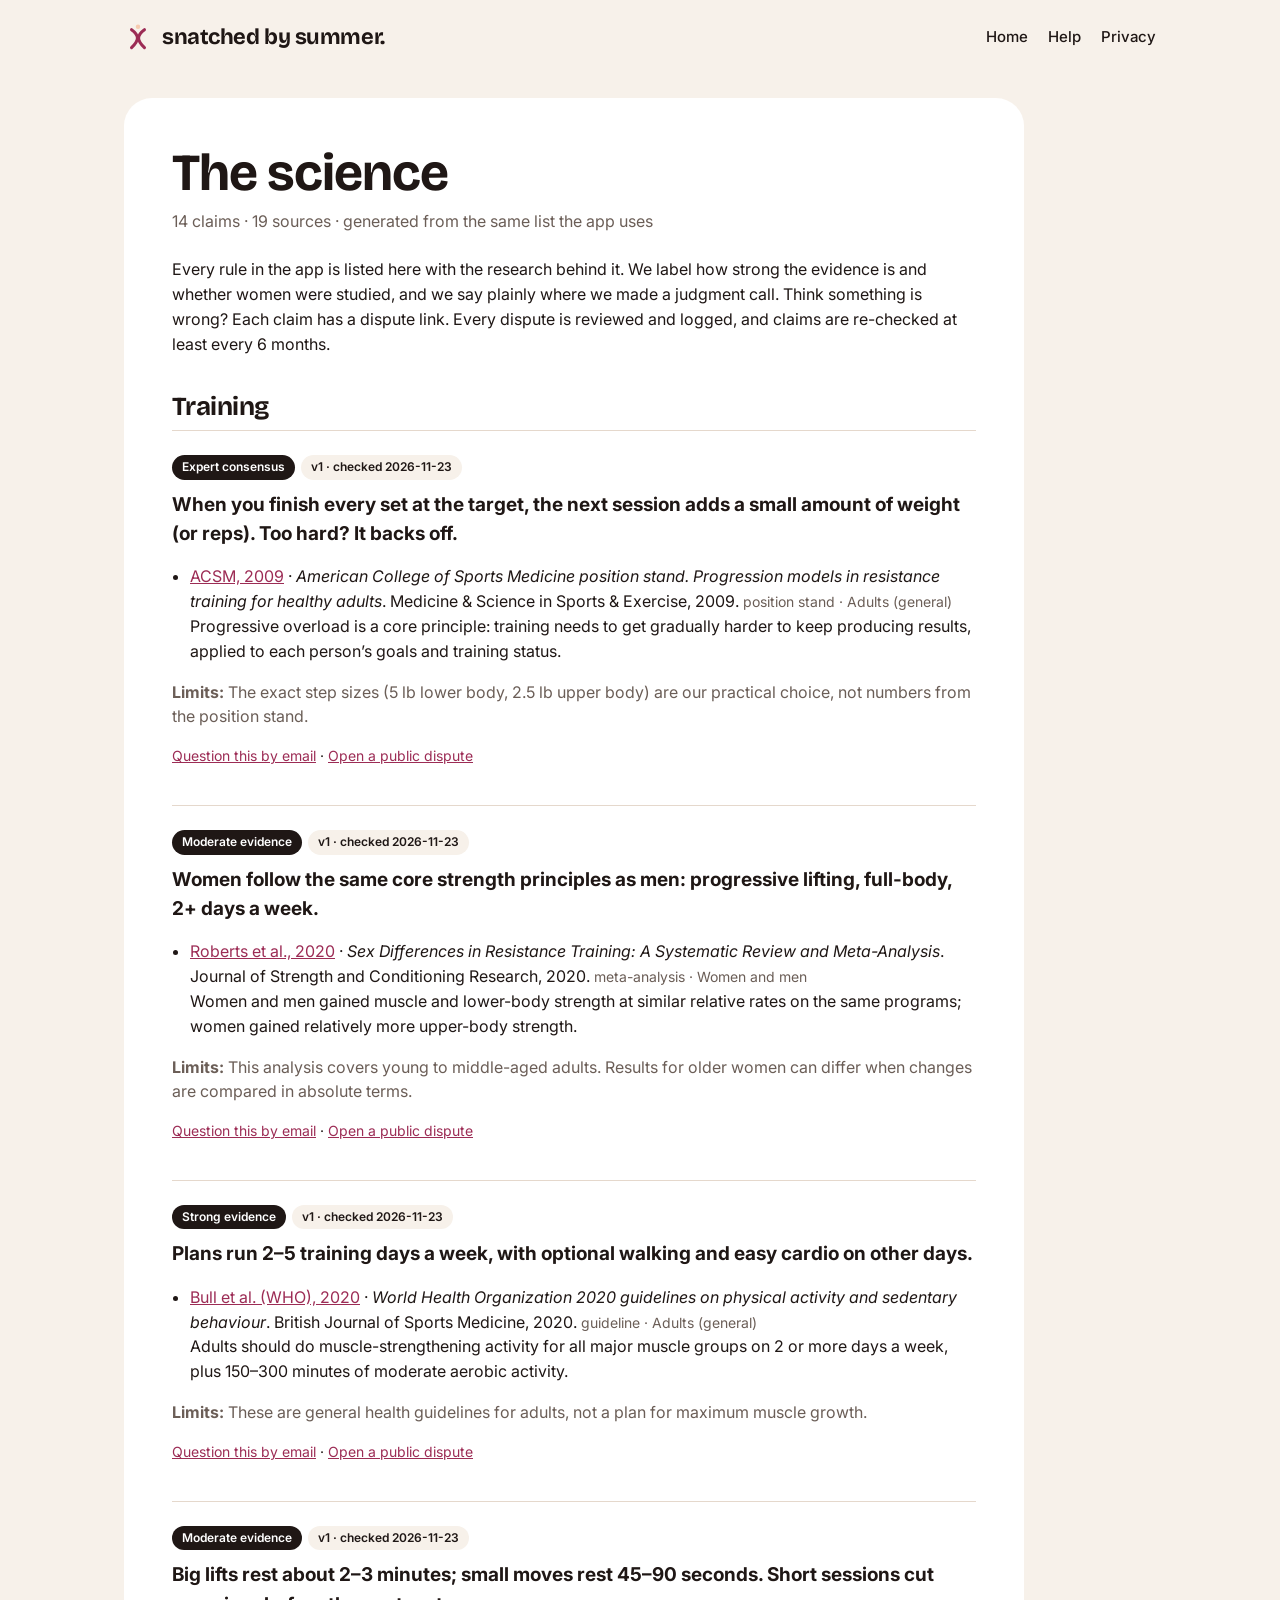
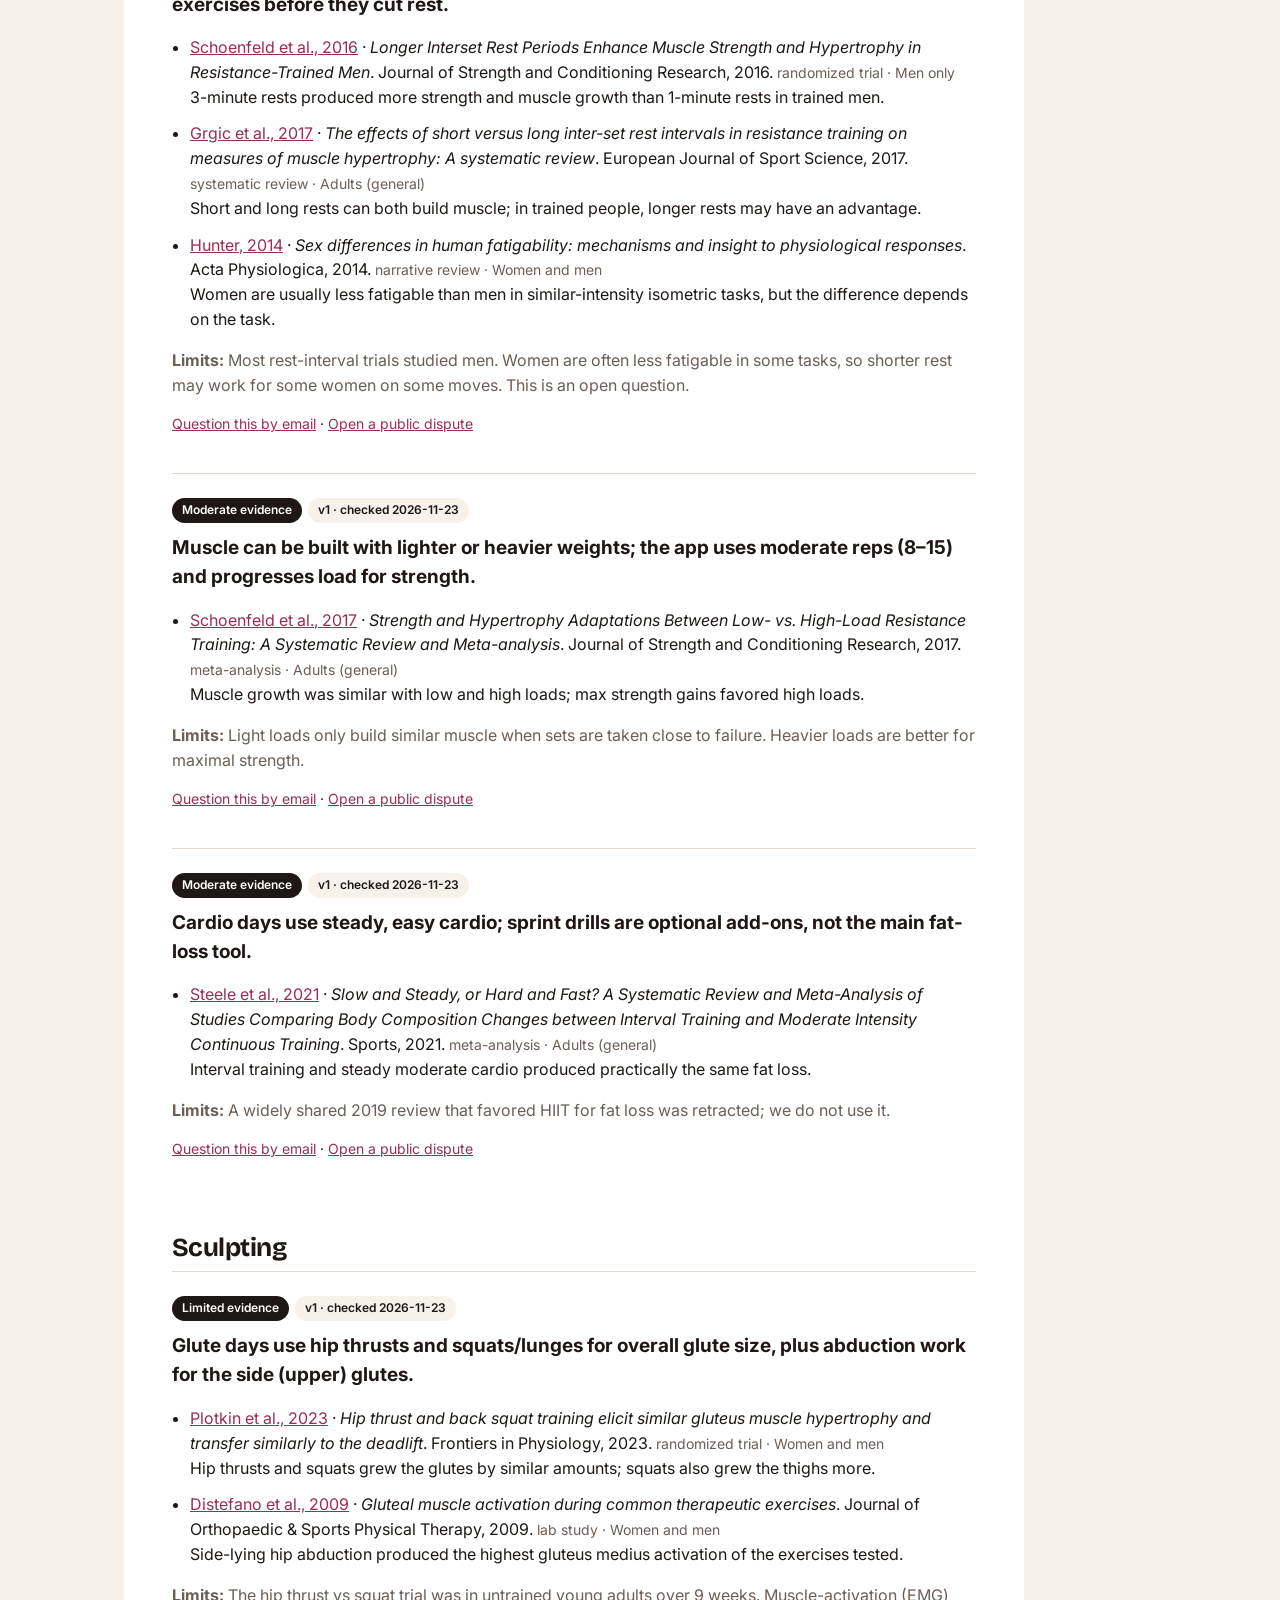
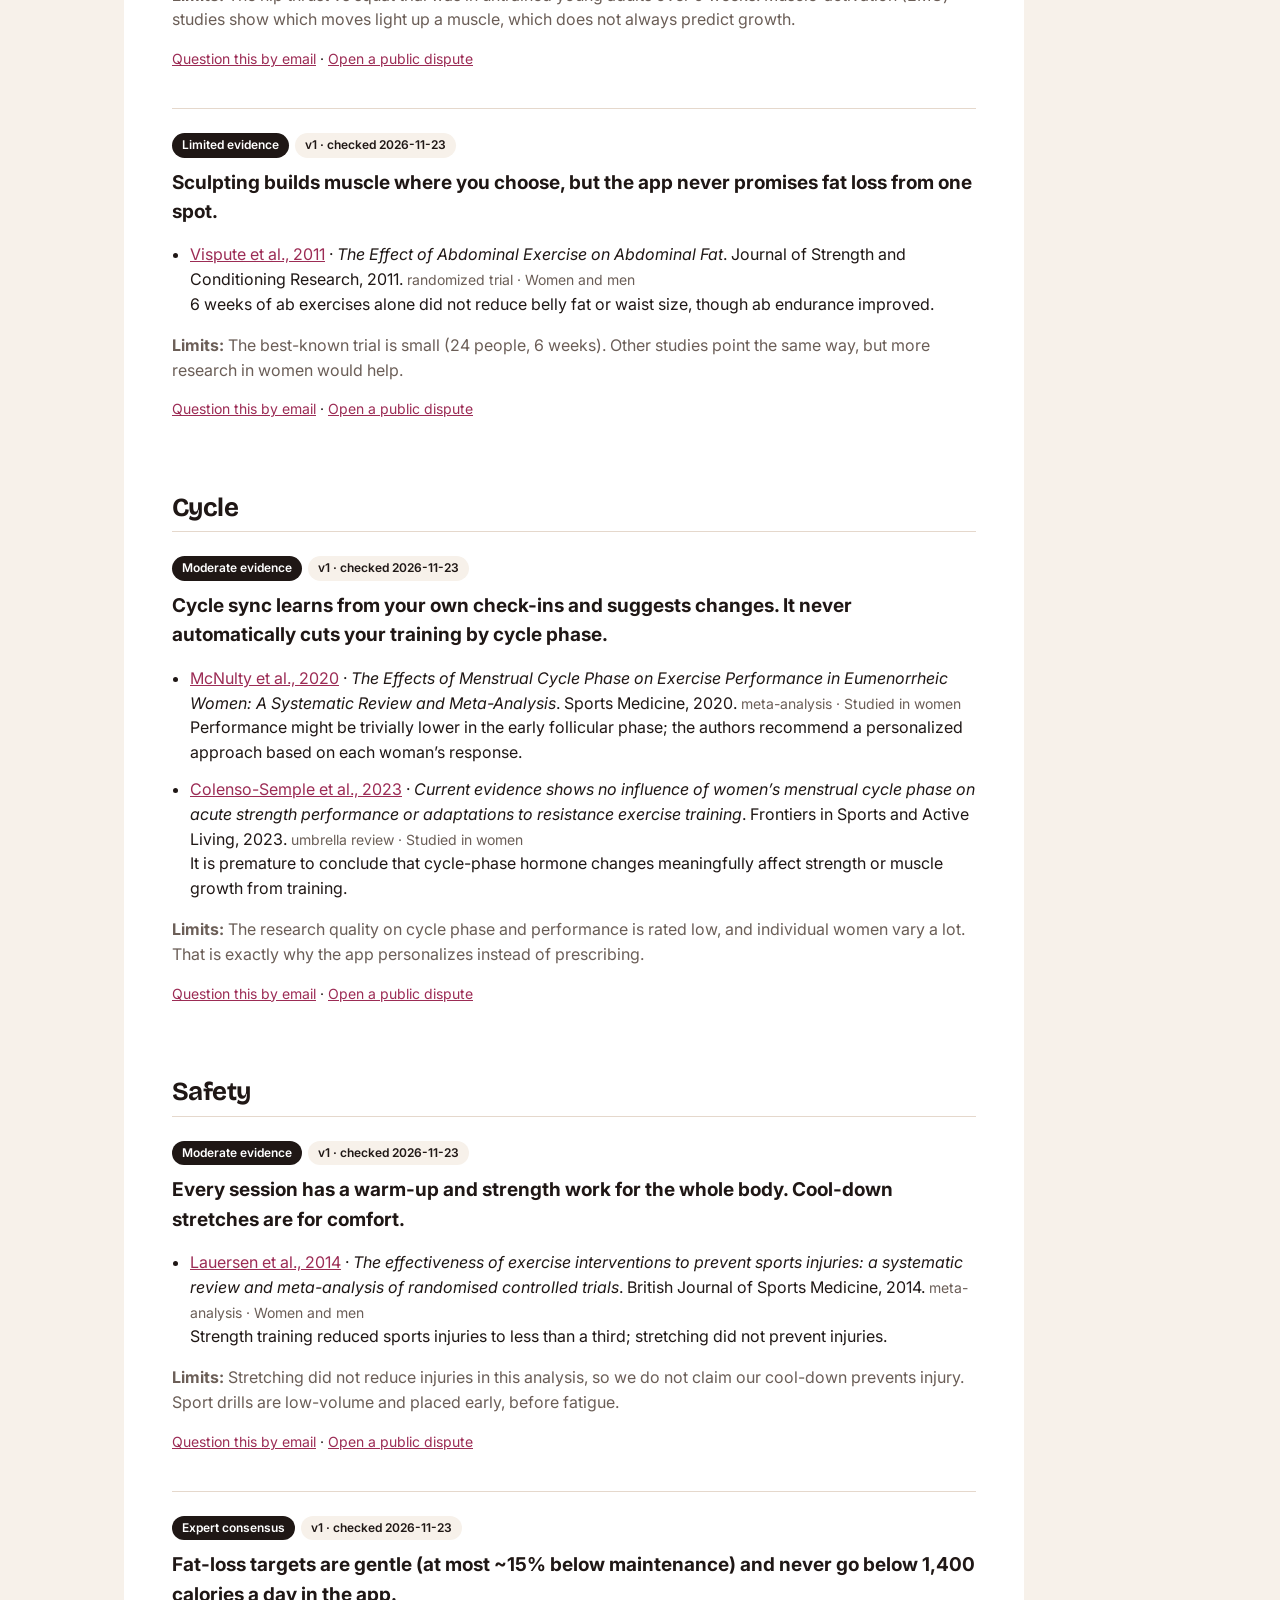
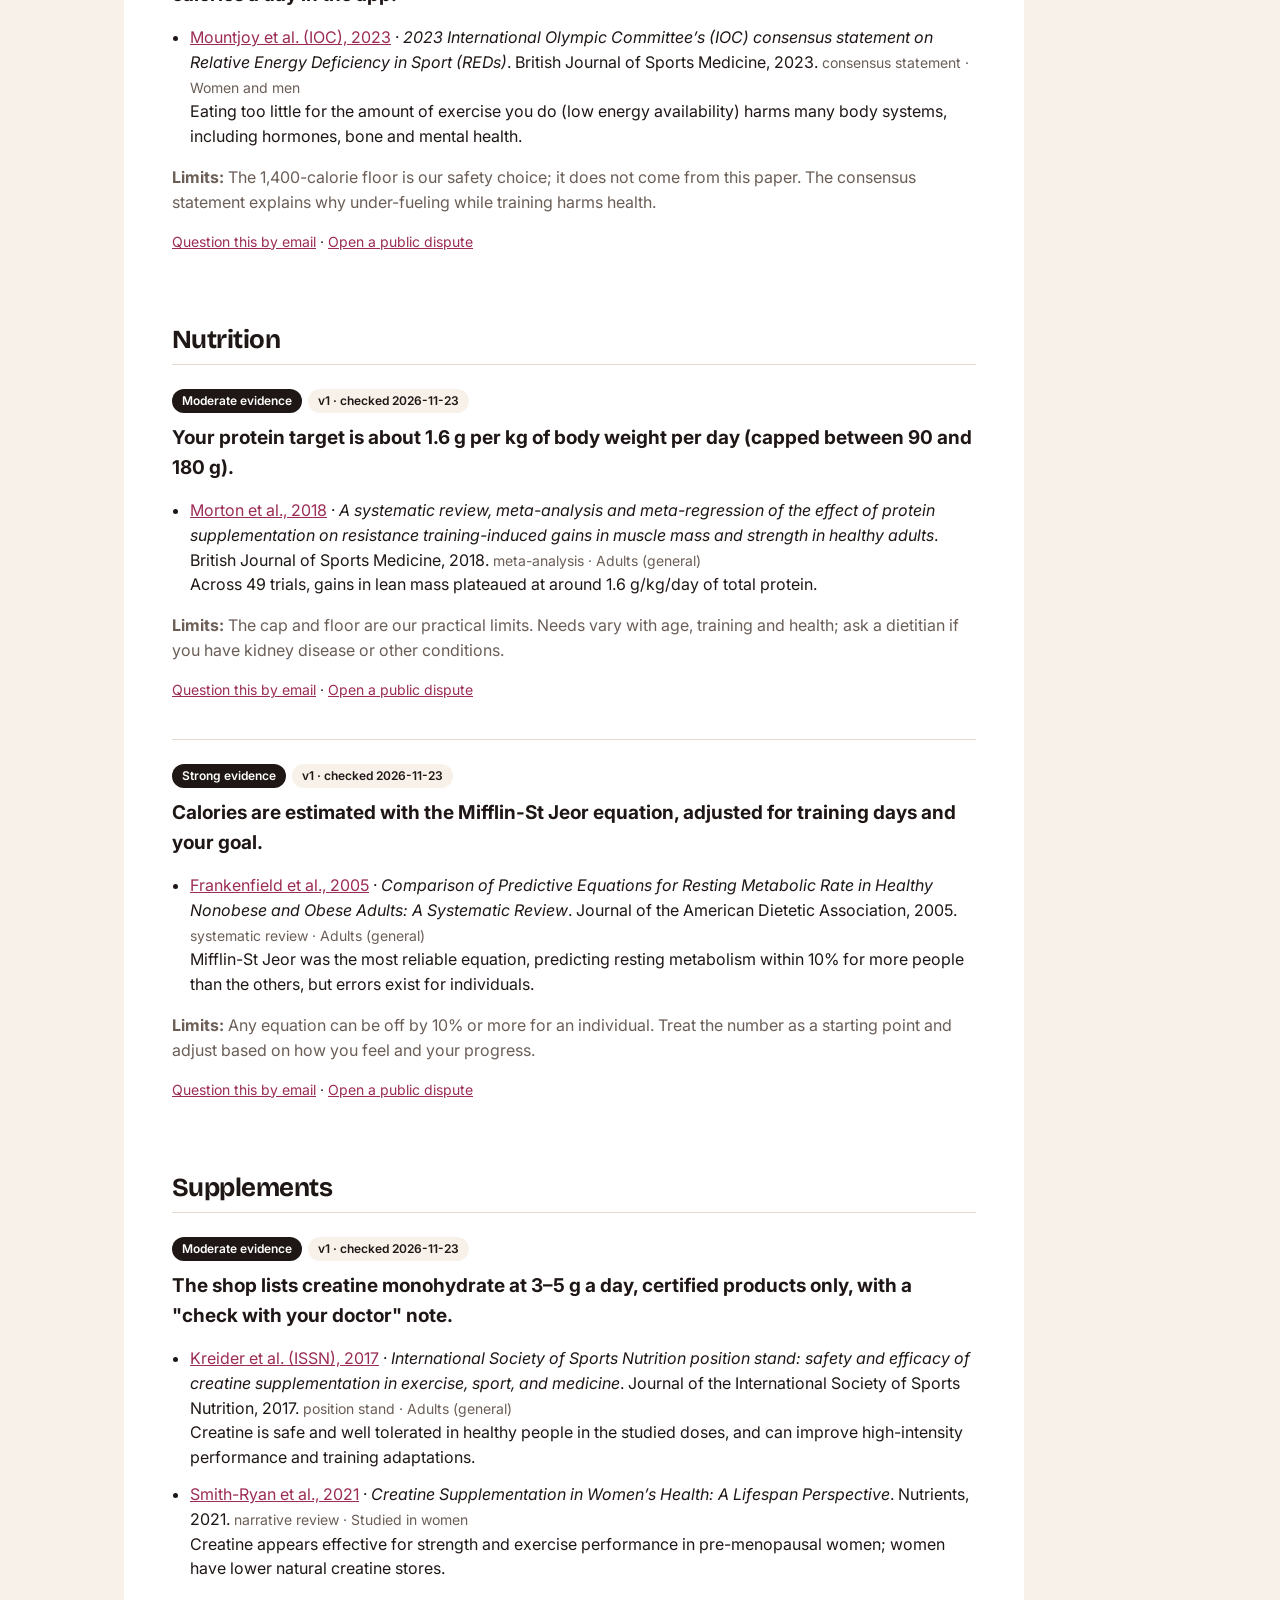
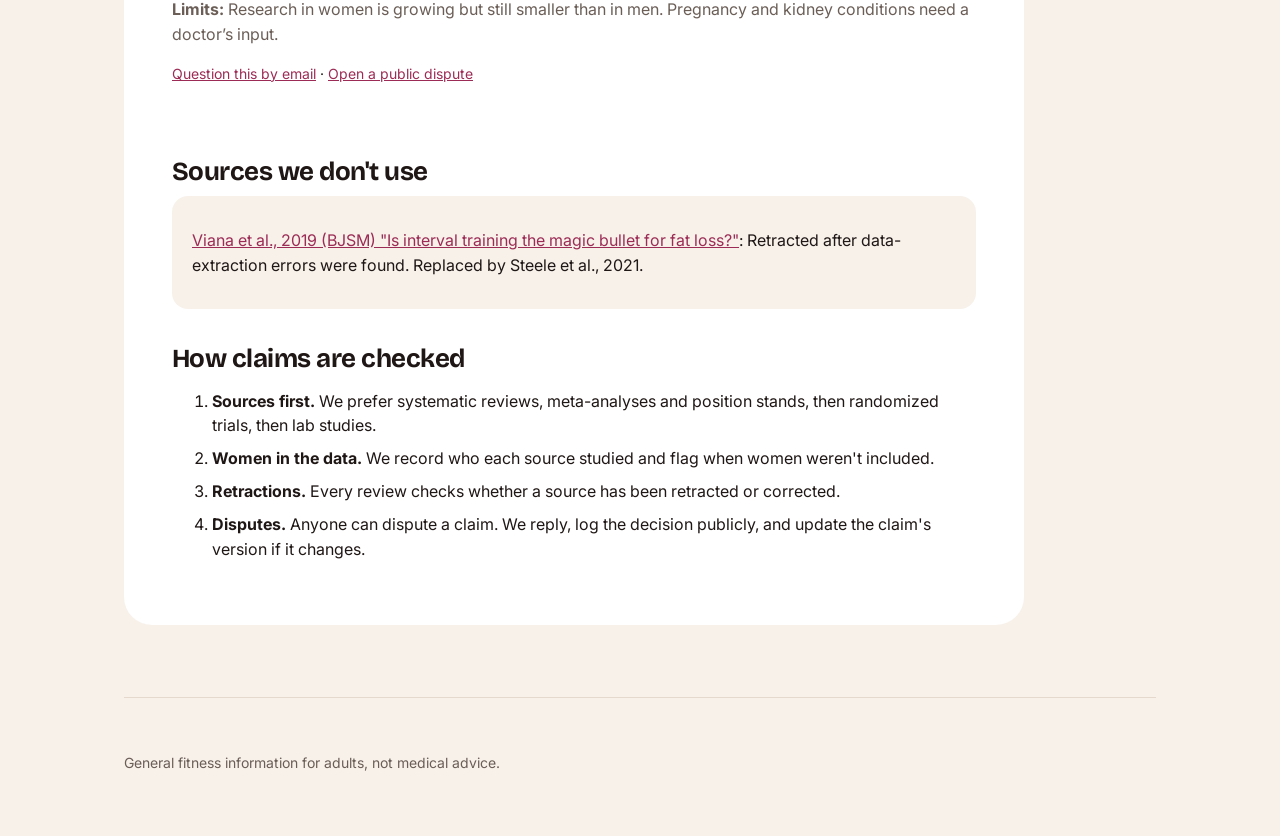
<file: evidence.html>
<!DOCTYPE html>
<html lang="en">
<head>
<meta charset="utf-8">
<meta name="viewport" content="width=device-width, initial-scale=1">
<title>The science · Snatched by Summer</title>
<meta name="description" content="Every training and nutrition rule in Snatched by Summer, the published research behind it, and how to dispute it.">
<link rel="icon" href="favicon.png">
<link rel="preconnect" href="https://fonts.googleapis.com">
<link rel="preconnect" href="https://fonts.gstatic.com" crossorigin>
<link href="https://fonts.googleapis.com/css2?family=Bricolage+Grotesque:opsz,wght@12..96,700&family=Inter:wght@400;500;600&display=swap" rel="stylesheet">
<link rel="stylesheet" href="styles.css">
<style>
.claim{border-top:1px solid var(--line);padding:24px 0}
.claim h3{font-size:19px;margin:10px 0}
.badges{display:flex;gap:6px;flex-wrap:wrap}
.b{font-size:12px;font-weight:600;padding:3px 10px;border-radius:999px;background:var(--soft)}
.b.ink{background:var(--ink);color:#fff}.b.line{background:var(--ground)}
.sources{padding-left:18px}.sources li{margin-bottom:12px;color:var(--ink)}
.meta{color:var(--muted);font-size:14px}
.caveat{color:var(--muted)}
.dispute{font-size:14px}
.excluded{background:var(--ground);border-radius:16px;padding:16px 20px}
</style>
</head>
<body>
<div class="wrap">
  <header class="nav">
    <a class="brand" href="./" style="display:inline-flex;align-items:center;gap:10px"><img src="logo-mark.svg" alt="" width="28" height="28">snatched by summer.</a>
    <nav class="nav-links" aria-label="Main"><a href="./">Home</a><a href="support.html">Help</a><a href="privacy.html">Privacy</a></nav>
  </header>
  <main class="doc" style="max-width:900px">
    <h1>The science</h1>
    <p class="updated">14 claims · 19 sources · generated from the same list the app uses</p>
    <p>Every rule in the app is listed here with the research behind it. We label how strong the evidence is and whether women were studied, and we say plainly where we made a judgment call. Think something is wrong? Each claim has a dispute link. Every dispute is reviewed and logged, and claims are re-checked at least every 6 months.</p>
    <h2>Training</h2>
<article class="claim" id="progressive-overload">
  <div class="badges"><span class="b ink">Expert consensus</span><span class="b line">v1 · checked 2026-11-23</span></div>
  <h3>When you finish every set at the target, the next session adds a small amount of weight (or reps). Too hard? It backs off.</h3>
  <ul class="sources">
    <li><a href="https://pubmed.ncbi.nlm.nih.gov/19204579/" target="_blank" rel="noopener">ACSM, 2009</a> · <em>American College of Sports Medicine position stand. Progression models in resistance training for healthy adults</em>. Medicine &amp; Science in Sports &amp; Exercise, 2009. <span class="meta">position stand · Adults (general)</span><br>Progressive overload is a core principle: training needs to get gradually harder to keep producing results, applied to each person’s goals and training status.</li>
  </ul>
  <p class="caveat"><b>Limits:</b> The exact step sizes (5 lb lower body, 2.5 lb upper body) are our practical choice, not numbers from the position stand.</p>
  <p class="dispute"><a href="mailto:jolumobu7@gmail.com?subject=%5BEvidence%20dispute%5D%20progressive-overload%20v1">Question this by email</a> · <a href="https://github.com/jolumobu7/Snatched-Summer/issues/new?template=evidence-dispute.yml&amp;title=%5BEvidence%5D%20progressive-overload%20v1&amp;claim=progressive-overload" target="_blank" rel="noopener">Open a public dispute</a></p>
</article>

<article class="claim" id="women-train-same">
  <div class="badges"><span class="b ink">Moderate evidence</span><span class="b line">v1 · checked 2026-11-23</span></div>
  <h3>Women follow the same core strength principles as men: progressive lifting, full-body, 2+ days a week.</h3>
  <ul class="sources">
    <li><a href="https://pubmed.ncbi.nlm.nih.gov/32218059/" target="_blank" rel="noopener">Roberts et al., 2020</a> · <em>Sex Differences in Resistance Training: A Systematic Review and Meta-Analysis</em>. Journal of Strength and Conditioning Research, 2020. <span class="meta">meta-analysis · Women and men</span><br>Women and men gained muscle and lower-body strength at similar relative rates on the same programs; women gained relatively more upper-body strength.</li>
  </ul>
  <p class="caveat"><b>Limits:</b> This analysis covers young to middle-aged adults. Results for older women can differ when changes are compared in absolute terms.</p>
  <p class="dispute"><a href="mailto:jolumobu7@gmail.com?subject=%5BEvidence%20dispute%5D%20women-train-same%20v1">Question this by email</a> · <a href="https://github.com/jolumobu7/Snatched-Summer/issues/new?template=evidence-dispute.yml&amp;title=%5BEvidence%5D%20women-train-same%20v1&amp;claim=women-train-same" target="_blank" rel="noopener">Open a public dispute</a></p>
</article>

<article class="claim" id="training-frequency">
  <div class="badges"><span class="b ink">Strong evidence</span><span class="b line">v1 · checked 2026-11-23</span></div>
  <h3>Plans run 2–5 training days a week, with optional walking and easy cardio on other days.</h3>
  <ul class="sources">
    <li><a href="https://doi.org/10.1136/bjsports-2020-102955" target="_blank" rel="noopener">Bull et al. (WHO), 2020</a> · <em>World Health Organization 2020 guidelines on physical activity and sedentary behaviour</em>. British Journal of Sports Medicine, 2020. <span class="meta">guideline · Adults (general)</span><br>Adults should do muscle-strengthening activity for all major muscle groups on 2 or more days a week, plus 150–300 minutes of moderate aerobic activity.</li>
  </ul>
  <p class="caveat"><b>Limits:</b> These are general health guidelines for adults, not a plan for maximum muscle growth.</p>
  <p class="dispute"><a href="mailto:jolumobu7@gmail.com?subject=%5BEvidence%20dispute%5D%20training-frequency%20v1">Question this by email</a> · <a href="https://github.com/jolumobu7/Snatched-Summer/issues/new?template=evidence-dispute.yml&amp;title=%5BEvidence%5D%20training-frequency%20v1&amp;claim=training-frequency" target="_blank" rel="noopener">Open a public dispute</a></p>
</article>

<article class="claim" id="rest-periods">
  <div class="badges"><span class="b ink">Moderate evidence</span><span class="b line">v1 · checked 2026-11-23</span></div>
  <h3>Big lifts rest about 2–3 minutes; small moves rest 45–90 seconds. Short sessions cut exercises before they cut rest.</h3>
  <ul class="sources">
    <li><a href="https://pubmed.ncbi.nlm.nih.gov/26605807/" target="_blank" rel="noopener">Schoenfeld et al., 2016</a> · <em>Longer Interset Rest Periods Enhance Muscle Strength and Hypertrophy in Resistance-Trained Men</em>. Journal of Strength and Conditioning Research, 2016. <span class="meta">randomized trial · Men only</span><br>3-minute rests produced more strength and muscle growth than 1-minute rests in trained men.</li>
    <li><a href="https://doi.org/10.1080/17461391.2017.1340524" target="_blank" rel="noopener">Grgic et al., 2017</a> · <em>The effects of short versus long inter-set rest intervals in resistance training on measures of muscle hypertrophy: A systematic review</em>. European Journal of Sport Science, 2017. <span class="meta">systematic review · Adults (general)</span><br>Short and long rests can both build muscle; in trained people, longer rests may have an advantage.</li>
    <li><a href="https://pubmed.ncbi.nlm.nih.gov/24433272/" target="_blank" rel="noopener">Hunter, 2014</a> · <em>Sex differences in human fatigability: mechanisms and insight to physiological responses</em>. Acta Physiologica, 2014. <span class="meta">narrative review · Women and men</span><br>Women are usually less fatigable than men in similar-intensity isometric tasks, but the difference depends on the task.</li>
  </ul>
  <p class="caveat"><b>Limits:</b> Most rest-interval trials studied men. Women are often less fatigable in some tasks, so shorter rest may work for some women on some moves. This is an open question.</p>
  <p class="dispute"><a href="mailto:jolumobu7@gmail.com?subject=%5BEvidence%20dispute%5D%20rest-periods%20v1">Question this by email</a> · <a href="https://github.com/jolumobu7/Snatched-Summer/issues/new?template=evidence-dispute.yml&amp;title=%5BEvidence%5D%20rest-periods%20v1&amp;claim=rest-periods" target="_blank" rel="noopener">Open a public dispute</a></p>
</article>

<article class="claim" id="rep-ranges">
  <div class="badges"><span class="b ink">Moderate evidence</span><span class="b line">v1 · checked 2026-11-23</span></div>
  <h3>Muscle can be built with lighter or heavier weights; the app uses moderate reps (8–15) and progresses load for strength.</h3>
  <ul class="sources">
    <li><a href="https://pubmed.ncbi.nlm.nih.gov/28834797/" target="_blank" rel="noopener">Schoenfeld et al., 2017</a> · <em>Strength and Hypertrophy Adaptations Between Low- vs. High-Load Resistance Training: A Systematic Review and Meta-analysis</em>. Journal of Strength and Conditioning Research, 2017. <span class="meta">meta-analysis · Adults (general)</span><br>Muscle growth was similar with low and high loads; max strength gains favored high loads.</li>
  </ul>
  <p class="caveat"><b>Limits:</b> Light loads only build similar muscle when sets are taken close to failure. Heavier loads are better for maximal strength.</p>
  <p class="dispute"><a href="mailto:jolumobu7@gmail.com?subject=%5BEvidence%20dispute%5D%20rep-ranges%20v1">Question this by email</a> · <a href="https://github.com/jolumobu7/Snatched-Summer/issues/new?template=evidence-dispute.yml&amp;title=%5BEvidence%5D%20rep-ranges%20v1&amp;claim=rep-ranges" target="_blank" rel="noopener">Open a public dispute</a></p>
</article>

<article class="claim" id="cardio-type">
  <div class="badges"><span class="b ink">Moderate evidence</span><span class="b line">v1 · checked 2026-11-23</span></div>
  <h3>Cardio days use steady, easy cardio; sprint drills are optional add-ons, not the main fat-loss tool.</h3>
  <ul class="sources">
    <li><a href="https://doi.org/10.3390/sports9110155" target="_blank" rel="noopener">Steele et al., 2021</a> · <em>Slow and Steady, or Hard and Fast? A Systematic Review and Meta-Analysis of Studies Comparing Body Composition Changes between Interval Training and Moderate Intensity Continuous Training</em>. Sports, 2021. <span class="meta">meta-analysis · Adults (general)</span><br>Interval training and steady moderate cardio produced practically the same fat loss.</li>
  </ul>
  <p class="caveat"><b>Limits:</b> A widely shared 2019 review that favored HIIT for fat loss was retracted; we do not use it.</p>
  <p class="dispute"><a href="mailto:jolumobu7@gmail.com?subject=%5BEvidence%20dispute%5D%20cardio-type%20v1">Question this by email</a> · <a href="https://github.com/jolumobu7/Snatched-Summer/issues/new?template=evidence-dispute.yml&amp;title=%5BEvidence%5D%20cardio-type%20v1&amp;claim=cardio-type" target="_blank" rel="noopener">Open a public dispute</a></p>
</article>
<h2>Sculpting</h2>
<article class="claim" id="glute-exercises">
  <div class="badges"><span class="b ink">Limited evidence</span><span class="b line">v1 · checked 2026-11-23</span></div>
  <h3>Glute days use hip thrusts and squats/lunges for overall glute size, plus abduction work for the side (upper) glutes.</h3>
  <ul class="sources">
    <li><a href="https://doi.org/10.3389/fphys.2023.1279170" target="_blank" rel="noopener">Plotkin et al., 2023</a> · <em>Hip thrust and back squat training elicit similar gluteus muscle hypertrophy and transfer similarly to the deadlift</em>. Frontiers in Physiology, 2023. <span class="meta">randomized trial · Women and men</span><br>Hip thrusts and squats grew the glutes by similar amounts; squats also grew the thighs more.</li>
    <li><a href="https://pubmed.ncbi.nlm.nih.gov/19574661/" target="_blank" rel="noopener">Distefano et al., 2009</a> · <em>Gluteal muscle activation during common therapeutic exercises</em>. Journal of Orthopaedic &amp; Sports Physical Therapy, 2009. <span class="meta">lab study · Women and men</span><br>Side-lying hip abduction produced the highest gluteus medius activation of the exercises tested.</li>
  </ul>
  <p class="caveat"><b>Limits:</b> The hip thrust vs squat trial was in untrained young adults over 9 weeks. Muscle-activation (EMG) studies show which moves light up a muscle, which does not always predict growth.</p>
  <p class="dispute"><a href="mailto:jolumobu7@gmail.com?subject=%5BEvidence%20dispute%5D%20glute-exercises%20v1">Question this by email</a> · <a href="https://github.com/jolumobu7/Snatched-Summer/issues/new?template=evidence-dispute.yml&amp;title=%5BEvidence%5D%20glute-exercises%20v1&amp;claim=glute-exercises" target="_blank" rel="noopener">Open a public dispute</a></p>
</article>

<article class="claim" id="spot-reduction">
  <div class="badges"><span class="b ink">Limited evidence</span><span class="b line">v1 · checked 2026-11-23</span></div>
  <h3>Sculpting builds muscle where you choose, but the app never promises fat loss from one spot.</h3>
  <ul class="sources">
    <li><a href="https://doi.org/10.1519/JSC.0b013e3181fb4a46" target="_blank" rel="noopener">Vispute et al., 2011</a> · <em>The Effect of Abdominal Exercise on Abdominal Fat</em>. Journal of Strength and Conditioning Research, 2011. <span class="meta">randomized trial · Women and men</span><br>6 weeks of ab exercises alone did not reduce belly fat or waist size, though ab endurance improved.</li>
  </ul>
  <p class="caveat"><b>Limits:</b> The best-known trial is small (24 people, 6 weeks). Other studies point the same way, but more research in women would help.</p>
  <p class="dispute"><a href="mailto:jolumobu7@gmail.com?subject=%5BEvidence%20dispute%5D%20spot-reduction%20v1">Question this by email</a> · <a href="https://github.com/jolumobu7/Snatched-Summer/issues/new?template=evidence-dispute.yml&amp;title=%5BEvidence%5D%20spot-reduction%20v1&amp;claim=spot-reduction" target="_blank" rel="noopener">Open a public dispute</a></p>
</article>
<h2>Cycle</h2>
<article class="claim" id="cycle-sync">
  <div class="badges"><span class="b ink">Moderate evidence</span><span class="b line">v1 · checked 2026-11-23</span></div>
  <h3>Cycle sync learns from your own check-ins and suggests changes. It never automatically cuts your training by cycle phase.</h3>
  <ul class="sources">
    <li><a href="https://doi.org/10.1007/s40279-020-01319-3" target="_blank" rel="noopener">McNulty et al., 2020</a> · <em>The Effects of Menstrual Cycle Phase on Exercise Performance in Eumenorrheic Women: A Systematic Review and Meta-Analysis</em>. Sports Medicine, 2020. <span class="meta">meta-analysis · Studied in women</span><br>Performance might be trivially lower in the early follicular phase; the authors recommend a personalized approach based on each woman’s response.</li>
    <li><a href="https://doi.org/10.3389/fspor.2023.1054542" target="_blank" rel="noopener">Colenso-Semple et al., 2023</a> · <em>Current evidence shows no influence of women’s menstrual cycle phase on acute strength performance or adaptations to resistance exercise training</em>. Frontiers in Sports and Active Living, 2023. <span class="meta">umbrella review · Studied in women</span><br>It is premature to conclude that cycle-phase hormone changes meaningfully affect strength or muscle growth from training.</li>
  </ul>
  <p class="caveat"><b>Limits:</b> The research quality on cycle phase and performance is rated low, and individual women vary a lot. That is exactly why the app personalizes instead of prescribing.</p>
  <p class="dispute"><a href="mailto:jolumobu7@gmail.com?subject=%5BEvidence%20dispute%5D%20cycle-sync%20v1">Question this by email</a> · <a href="https://github.com/jolumobu7/Snatched-Summer/issues/new?template=evidence-dispute.yml&amp;title=%5BEvidence%5D%20cycle-sync%20v1&amp;claim=cycle-sync" target="_blank" rel="noopener">Open a public dispute</a></p>
</article>
<h2>Safety</h2>
<article class="claim" id="injury-prevention">
  <div class="badges"><span class="b ink">Moderate evidence</span><span class="b line">v1 · checked 2026-11-23</span></div>
  <h3>Every session has a warm-up and strength work for the whole body. Cool-down stretches are for comfort.</h3>
  <ul class="sources">
    <li><a href="https://pubmed.ncbi.nlm.nih.gov/24100287/" target="_blank" rel="noopener">Lauersen et al., 2014</a> · <em>The effectiveness of exercise interventions to prevent sports injuries: a systematic review and meta-analysis of randomised controlled trials</em>. British Journal of Sports Medicine, 2014. <span class="meta">meta-analysis · Women and men</span><br>Strength training reduced sports injuries to less than a third; stretching did not prevent injuries.</li>
  </ul>
  <p class="caveat"><b>Limits:</b> Stretching did not reduce injuries in this analysis, so we do not claim our cool-down prevents injury. Sport drills are low-volume and placed early, before fatigue.</p>
  <p class="dispute"><a href="mailto:jolumobu7@gmail.com?subject=%5BEvidence%20dispute%5D%20injury-prevention%20v1">Question this by email</a> · <a href="https://github.com/jolumobu7/Snatched-Summer/issues/new?template=evidence-dispute.yml&amp;title=%5BEvidence%5D%20injury-prevention%20v1&amp;claim=injury-prevention" target="_blank" rel="noopener">Open a public dispute</a></p>
</article>

<article class="claim" id="no-extreme-deficits">
  <div class="badges"><span class="b ink">Expert consensus</span><span class="b line">v1 · checked 2026-11-23</span></div>
  <h3>Fat-loss targets are gentle (at most ~15% below maintenance) and never go below 1,400 calories a day in the app.</h3>
  <ul class="sources">
    <li><a href="https://pubmed.ncbi.nlm.nih.gov/37752011/" target="_blank" rel="noopener">Mountjoy et al. (IOC), 2023</a> · <em>2023 International Olympic Committee’s (IOC) consensus statement on Relative Energy Deficiency in Sport (REDs)</em>. British Journal of Sports Medicine, 2023. <span class="meta">consensus statement · Women and men</span><br>Eating too little for the amount of exercise you do (low energy availability) harms many body systems, including hormones, bone and mental health.</li>
  </ul>
  <p class="caveat"><b>Limits:</b> The 1,400-calorie floor is our safety choice; it does not come from this paper. The consensus statement explains why under-fueling while training harms health.</p>
  <p class="dispute"><a href="mailto:jolumobu7@gmail.com?subject=%5BEvidence%20dispute%5D%20no-extreme-deficits%20v1">Question this by email</a> · <a href="https://github.com/jolumobu7/Snatched-Summer/issues/new?template=evidence-dispute.yml&amp;title=%5BEvidence%5D%20no-extreme-deficits%20v1&amp;claim=no-extreme-deficits" target="_blank" rel="noopener">Open a public dispute</a></p>
</article>
<h2>Nutrition</h2>
<article class="claim" id="protein-target">
  <div class="badges"><span class="b ink">Moderate evidence</span><span class="b line">v1 · checked 2026-11-23</span></div>
  <h3>Your protein target is about 1.6 g per kg of body weight per day (capped between 90 and 180 g).</h3>
  <ul class="sources">
    <li><a href="https://doi.org/10.1136/bjsports-2017-097608" target="_blank" rel="noopener">Morton et al., 2018</a> · <em>A systematic review, meta-analysis and meta-regression of the effect of protein supplementation on resistance training-induced gains in muscle mass and strength in healthy adults</em>. British Journal of Sports Medicine, 2018. <span class="meta">meta-analysis · Adults (general)</span><br>Across 49 trials, gains in lean mass plateaued at around 1.6 g/kg/day of total protein.</li>
  </ul>
  <p class="caveat"><b>Limits:</b> The cap and floor are our practical limits. Needs vary with age, training and health; ask a dietitian if you have kidney disease or other conditions.</p>
  <p class="dispute"><a href="mailto:jolumobu7@gmail.com?subject=%5BEvidence%20dispute%5D%20protein-target%20v1">Question this by email</a> · <a href="https://github.com/jolumobu7/Snatched-Summer/issues/new?template=evidence-dispute.yml&amp;title=%5BEvidence%5D%20protein-target%20v1&amp;claim=protein-target" target="_blank" rel="noopener">Open a public dispute</a></p>
</article>

<article class="claim" id="calorie-estimate">
  <div class="badges"><span class="b ink">Strong evidence</span><span class="b line">v1 · checked 2026-11-23</span></div>
  <h3>Calories are estimated with the Mifflin-St Jeor equation, adjusted for training days and your goal.</h3>
  <ul class="sources">
    <li><a href="https://doi.org/10.1016/j.jada.2005.02.005" target="_blank" rel="noopener">Frankenfield et al., 2005</a> · <em>Comparison of Predictive Equations for Resting Metabolic Rate in Healthy Nonobese and Obese Adults: A Systematic Review</em>. Journal of the American Dietetic Association, 2005. <span class="meta">systematic review · Adults (general)</span><br>Mifflin-St Jeor was the most reliable equation, predicting resting metabolism within 10% for more people than the others, but errors exist for individuals.</li>
  </ul>
  <p class="caveat"><b>Limits:</b> Any equation can be off by 10% or more for an individual. Treat the number as a starting point and adjust based on how you feel and your progress.</p>
  <p class="dispute"><a href="mailto:jolumobu7@gmail.com?subject=%5BEvidence%20dispute%5D%20calorie-estimate%20v1">Question this by email</a> · <a href="https://github.com/jolumobu7/Snatched-Summer/issues/new?template=evidence-dispute.yml&amp;title=%5BEvidence%5D%20calorie-estimate%20v1&amp;claim=calorie-estimate" target="_blank" rel="noopener">Open a public dispute</a></p>
</article>
<h2>Supplements</h2>
<article class="claim" id="creatine">
  <div class="badges"><span class="b ink">Moderate evidence</span><span class="b line">v1 · checked 2026-11-23</span></div>
  <h3>The shop lists creatine monohydrate at 3–5 g a day, certified products only, with a &quot;check with your doctor&quot; note.</h3>
  <ul class="sources">
    <li><a href="https://doi.org/10.1186/s12970-017-0173-z" target="_blank" rel="noopener">Kreider et al. (ISSN), 2017</a> · <em>International Society of Sports Nutrition position stand: safety and efficacy of creatine supplementation in exercise, sport, and medicine</em>. Journal of the International Society of Sports Nutrition, 2017. <span class="meta">position stand · Adults (general)</span><br>Creatine is safe and well tolerated in healthy people in the studied doses, and can improve high-intensity performance and training adaptations.</li>
    <li><a href="https://doi.org/10.3390/nu13030877" target="_blank" rel="noopener">Smith-Ryan et al., 2021</a> · <em>Creatine Supplementation in Women’s Health: A Lifespan Perspective</em>. Nutrients, 2021. <span class="meta">narrative review · Studied in women</span><br>Creatine appears effective for strength and exercise performance in pre-menopausal women; women have lower natural creatine stores.</li>
  </ul>
  <p class="caveat"><b>Limits:</b> Research in women is growing but still smaller than in men. Pregnancy and kidney conditions need a doctor’s input.</p>
  <p class="dispute"><a href="mailto:jolumobu7@gmail.com?subject=%5BEvidence%20dispute%5D%20creatine%20v1">Question this by email</a> · <a href="https://github.com/jolumobu7/Snatched-Summer/issues/new?template=evidence-dispute.yml&amp;title=%5BEvidence%5D%20creatine%20v1&amp;claim=creatine" target="_blank" rel="noopener">Open a public dispute</a></p>
</article>
    <h2>Sources we don't use</h2>
    <div class="excluded"><p><a href="https://doi.org/10.1136/bjsports-2018-099928" target="_blank" rel="noopener">Viana et al., 2019 (BJSM) &quot;Is interval training the magic bullet for fat loss?&quot;</a>: Retracted after data-extraction errors were found. Replaced by Steele et al., 2021.</p></div>
    <h2>How claims are checked</h2>
    <ol>
      <li><b>Sources first.</b> We prefer systematic reviews, meta-analyses and position stands, then randomized trials, then lab studies.</li>
      <li><b>Women in the data.</b> We record who each source studied and flag when women weren't included.</li>
      <li><b>Retractions.</b> Every review checks whether a source has been retracted or corrected.</li>
      <li><b>Disputes.</b> Anyone can dispute a claim. We reply, log the decision publicly, and update the claim's version if it changes.</li>
    </ol>
  </main>
  <footer><p>General fitness information for adults, not medical advice.</p></footer>
</div>
</body>
</html>
</file>
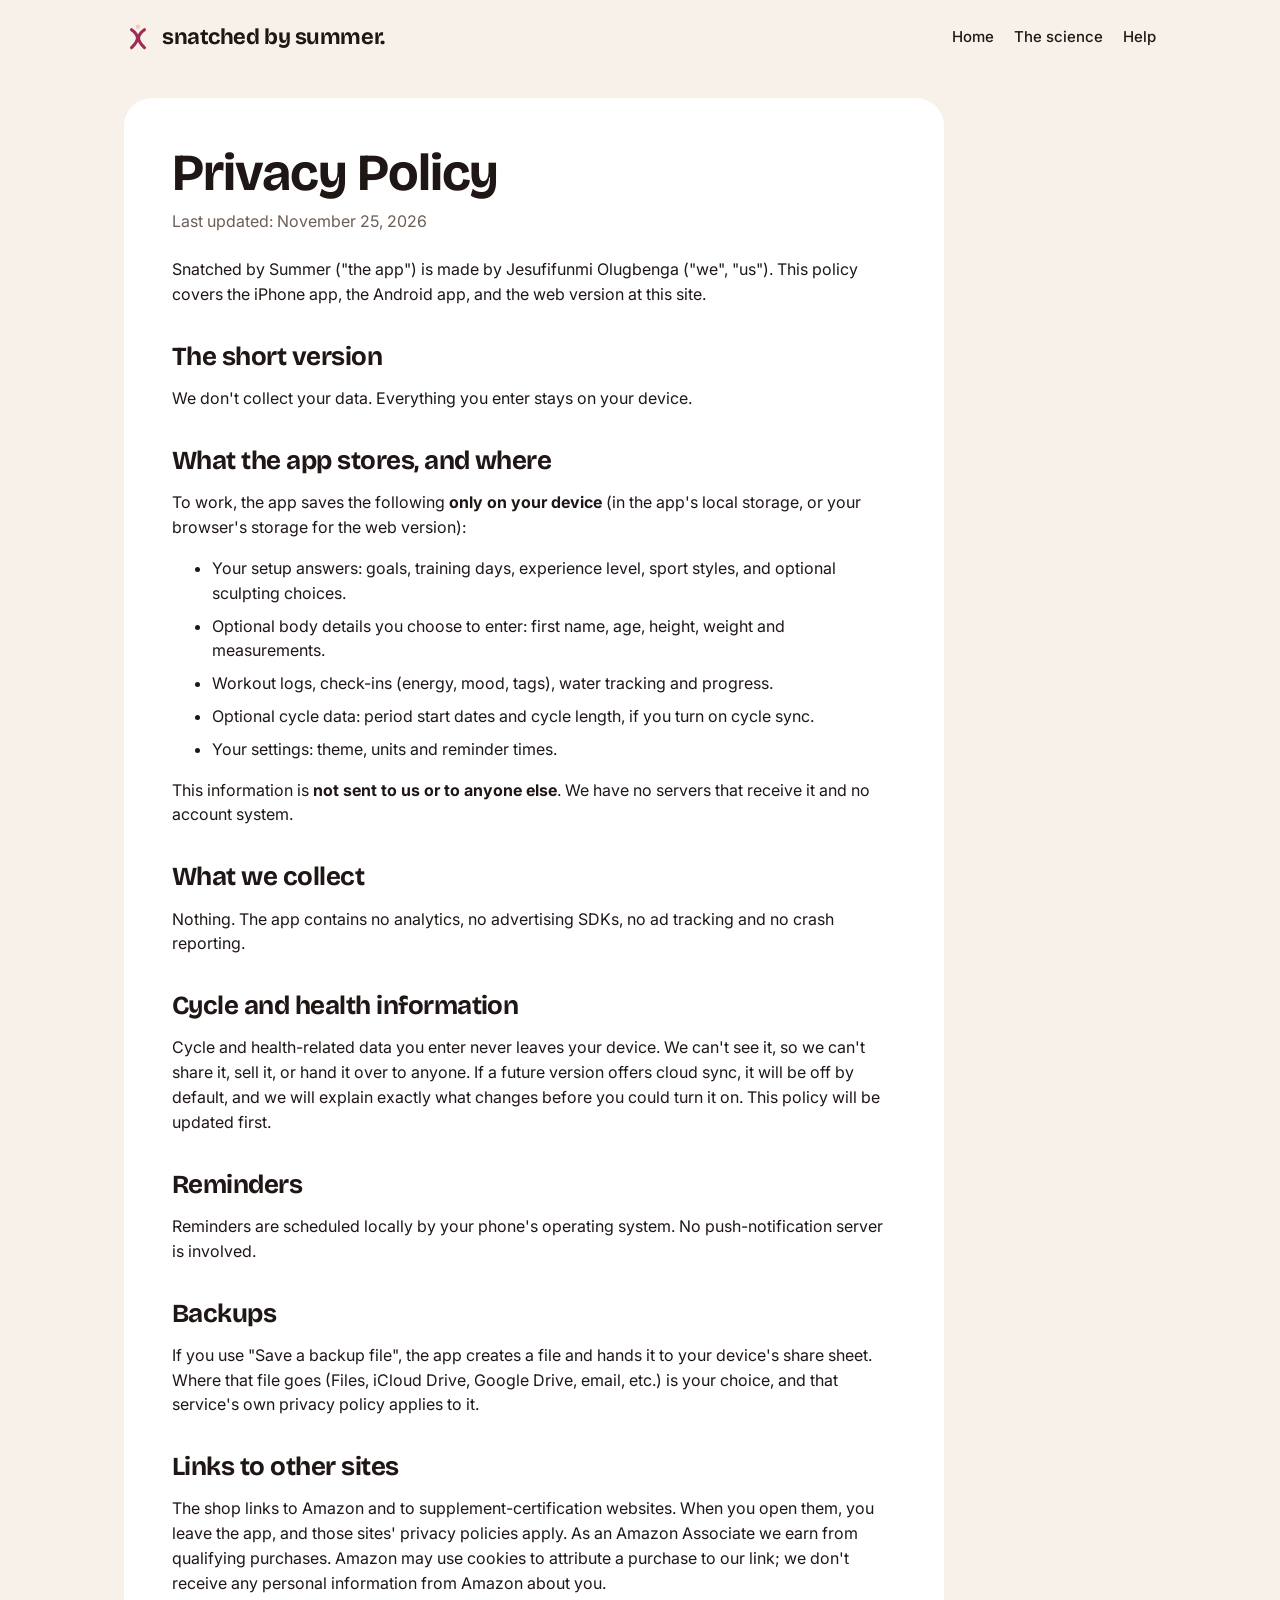
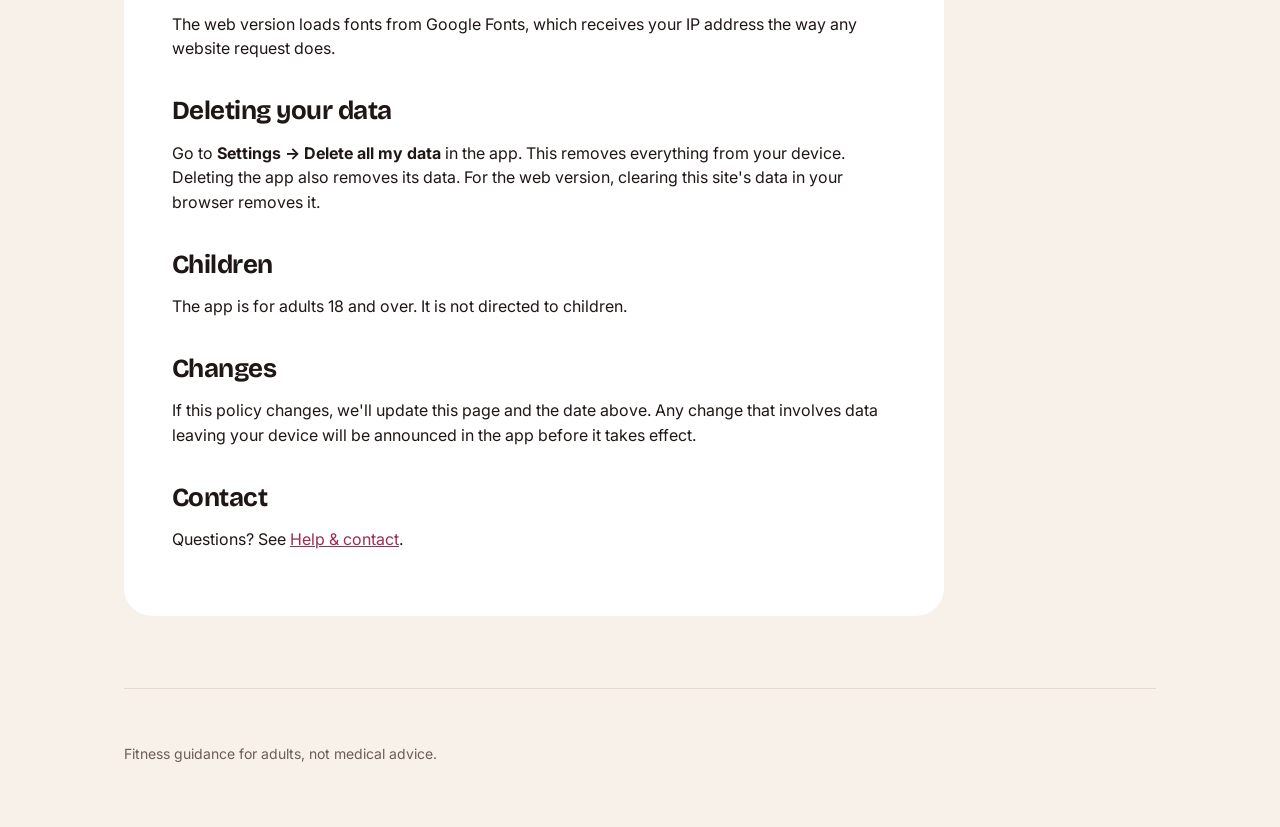
<file: privacy.html>
<!DOCTYPE html>
<html lang="en">
<head>
<meta charset="utf-8">
<meta name="viewport" content="width=device-width, initial-scale=1">
<title>Privacy Policy · Snatched by Summer</title>
<link rel="preconnect" href="https://fonts.googleapis.com">
<link rel="preconnect" href="https://fonts.gstatic.com" crossorigin>
<link href="https://fonts.googleapis.com/css2?family=Bricolage+Grotesque:opsz,wght@12..96,700&family=Inter:wght@400;500;600&display=swap" rel="stylesheet">
<link rel="icon" href="favicon.png">
<link rel="stylesheet" href="styles.css">
</head>
<body>
<div class="wrap">
  <header class="nav">
    <a class="brand" href="./" style="display:inline-flex;align-items:center;gap:10px"><img src="logo-mark.svg" alt="" width="28" height="28">snatched by summer.</a>
    <nav class="nav-links" aria-label="Main"><a href="./">Home</a><a href="evidence.html">The science</a><a href="support.html">Help</a></nav>
  </header>
  <main class="doc">
    <h1>Privacy Policy</h1>
    <p class="updated">Last updated: November 25, 2026</p>

    <p>Snatched by Summer ("the app") is made by Jesufifunmi Olugbenga ("we", "us"). This policy covers the iPhone app, the Android app, and the web version at this site.</p>

    <h2>The short version</h2>
    <p>We don't collect your data. Everything you enter stays on your device.</p>

    <h2>What the app stores, and where</h2>
    <p>To work, the app saves the following <b>only on your device</b> (in the app's local storage, or your browser's storage for the web version):</p>
    <ul>
      <li>Your setup answers: goals, training days, experience level, sport styles, and optional sculpting choices.</li>
      <li>Optional body details you choose to enter: first name, age, height, weight and measurements.</li>
      <li>Workout logs, check-ins (energy, mood, tags), water tracking and progress.</li>
      <li>Optional cycle data: period start dates and cycle length, if you turn on cycle sync.</li>
      <li>Your settings: theme, units and reminder times.</li>
    </ul>
    <p>This information is <b>not sent to us or to anyone else</b>. We have no servers that receive it and no account system.</p>

    <h2>What we collect</h2>
    <p>Nothing. The app contains no analytics, no advertising SDKs, no ad tracking and no crash reporting.</p>

    <h2>Cycle and health information</h2>
    <p>Cycle and health-related data you enter never leaves your device. We can't see it, so we can't share it, sell it, or hand it over to anyone. If a future version offers cloud sync, it will be off by default, and we will explain exactly what changes before you could turn it on. This policy will be updated first.</p>

    <h2>Reminders</h2>
    <p>Reminders are scheduled locally by your phone's operating system. No push-notification server is involved.</p>

    <h2>Backups</h2>
    <p>If you use "Save a backup file", the app creates a file and hands it to your device's share sheet. Where that file goes (Files, iCloud Drive, Google Drive, email, etc.) is your choice, and that service's own privacy policy applies to it.</p>

    <h2>Links to other sites</h2>
    <p>The shop links to Amazon and to supplement-certification websites. When you open them, you leave the app, and those sites' privacy policies apply. As an Amazon Associate we earn from qualifying purchases. Amazon may use cookies to attribute a purchase to our link; we don't receive any personal information from Amazon about you.</p>
    <p>The web version loads fonts from Google Fonts, which receives your IP address the way any website request does.</p>

    <h2>Deleting your data</h2>
    <p>Go to <b>Settings → Delete all my data</b> in the app. This removes everything from your device. Deleting the app also removes its data. For the web version, clearing this site's data in your browser removes it.</p>

    <h2>Children</h2>
    <p>The app is for adults 18 and over. It is not directed to children.</p>

    <h2>Changes</h2>
    <p>If this policy changes, we'll update this page and the date above. Any change that involves data leaving your device will be announced in the app before it takes effect.</p>

    <h2>Contact</h2>
    <p>Questions? See <a href="support.html">Help &amp; contact</a>.</p>
  </main>
  <footer><p>Fitness guidance for adults, not medical advice.</p></footer>
</div>
</body>
</html>
</file>
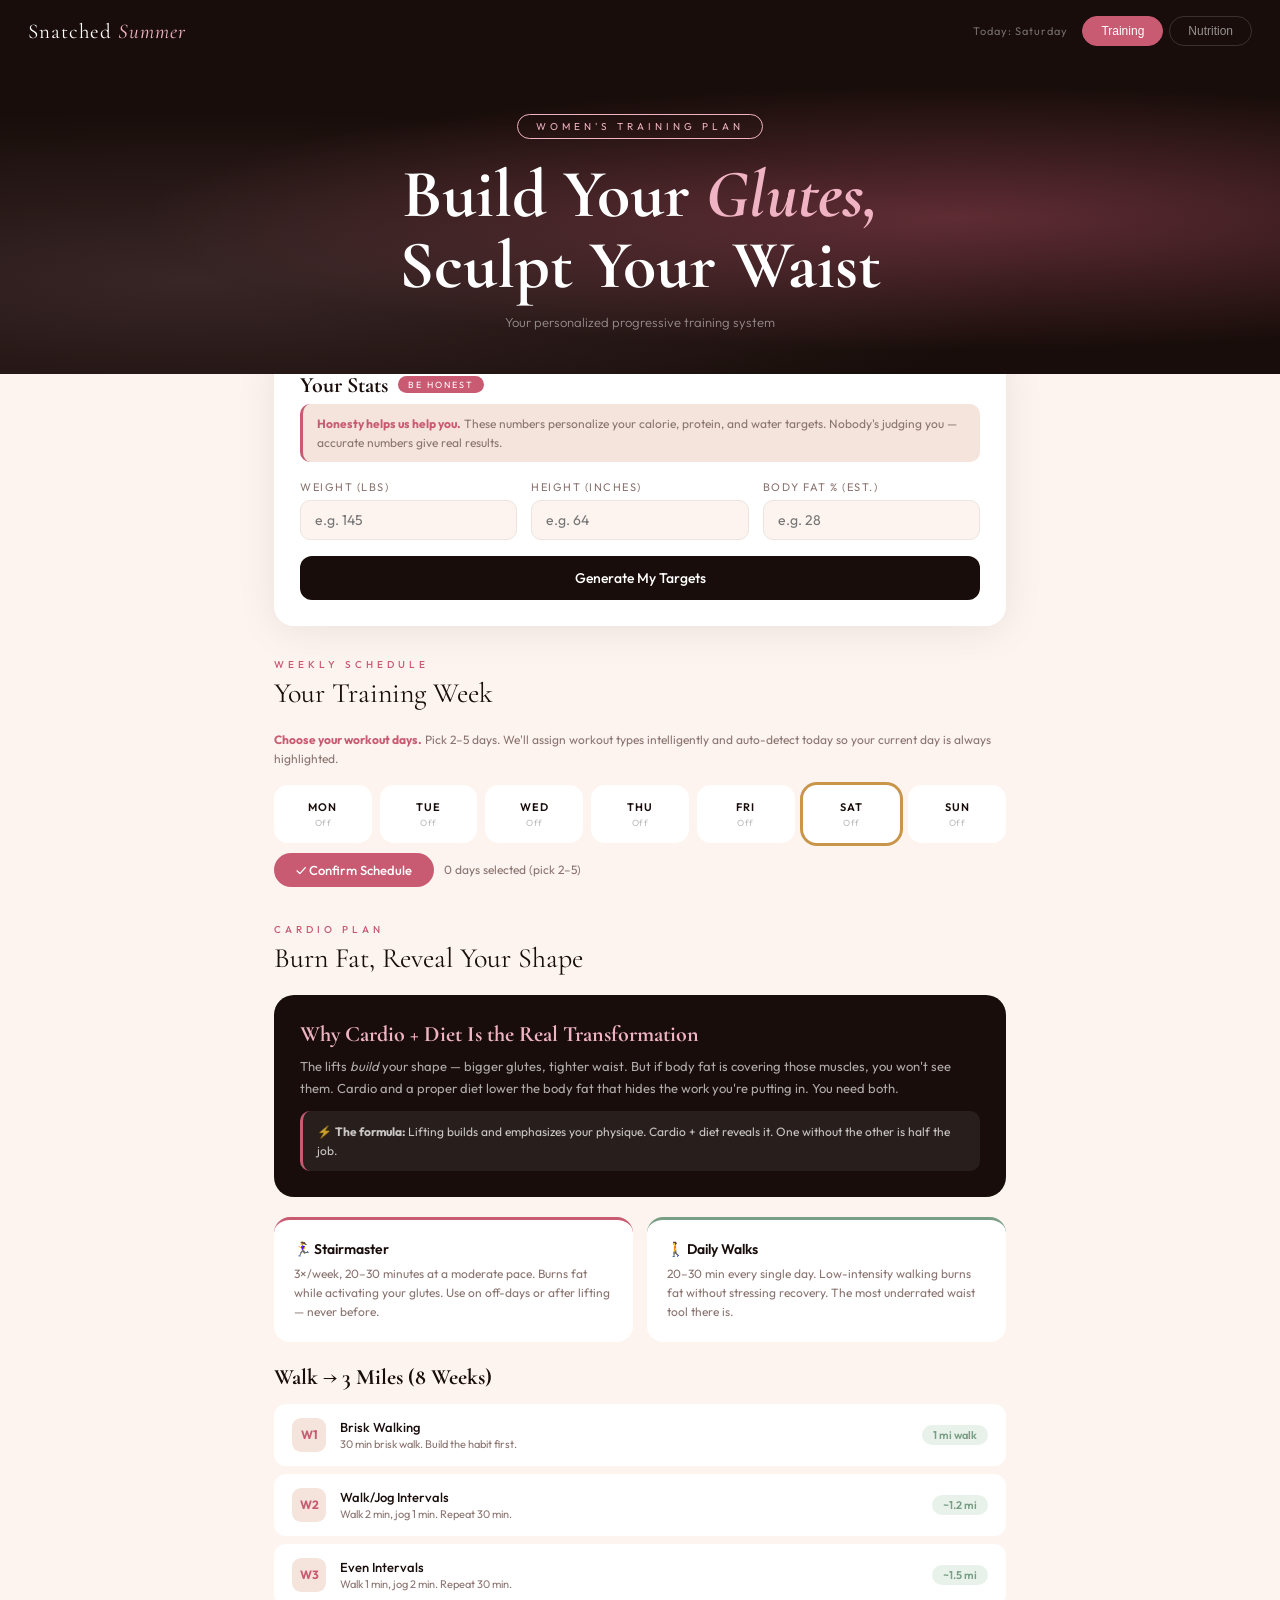
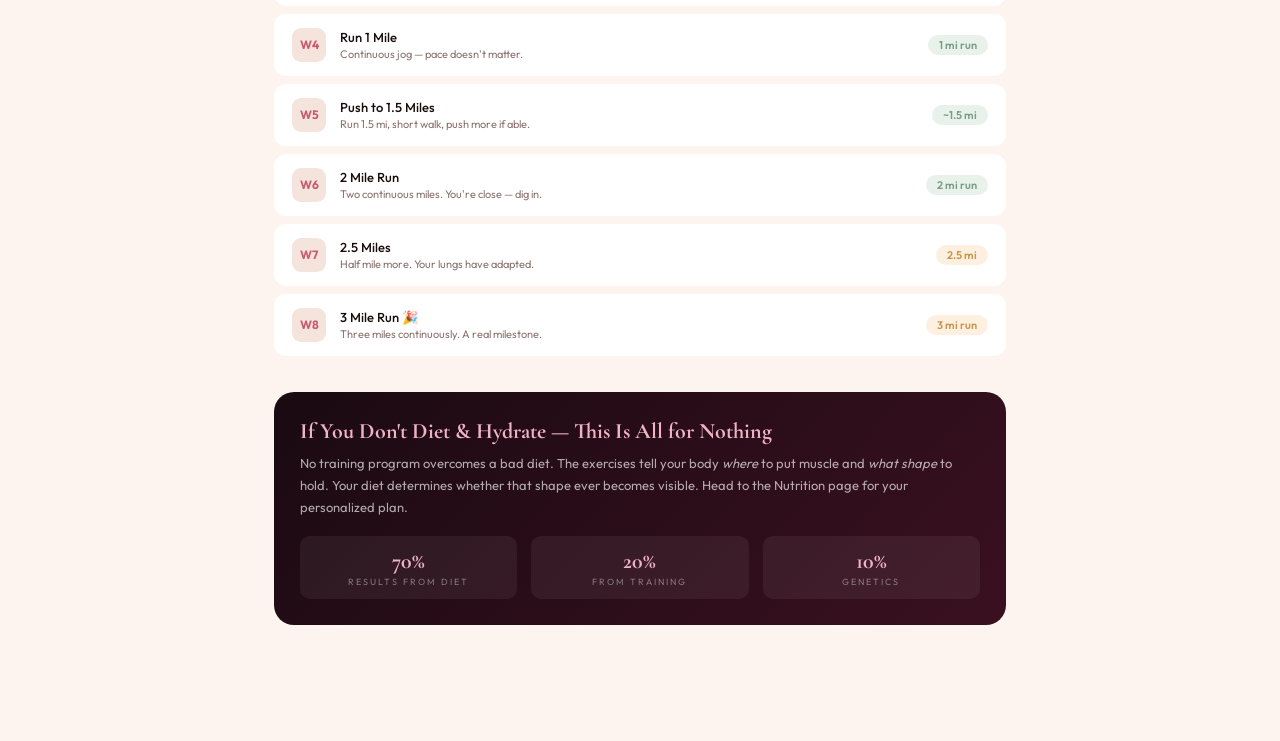
<file: snatched_summer.html>
<!DOCTYPE html>
<html lang="en">
<head>
<meta charset="UTF-8">
<meta name="viewport" content="width=device-width, initial-scale=1.0">
<title>Snatched Summer</title>
<link href="https://fonts.googleapis.com/css2?family=Cormorant+Garamond:ital,wght@0,600;0,700;1,600&family=Outfit:wght@300;400;500;600&display=swap" rel="stylesheet">
<style>
:root{
  --bg:#fdf4ef;--deep:#180d0a;--rose:#c85a72;--blush:#f0b3c3;
  --nude:#f5e4dc;--sage:#7a9e85;--gold:#c9954a;--card:#fff;--text2:#8a7470;
}
*{margin:0;padding:0;box-sizing:border-box;}
body{background:var(--bg);color:var(--deep);font-family:'Outfit',sans-serif;min-height:100vh;}

/* NAV */
.nav{display:flex;align-items:center;justify-content:space-between;padding:16px 28px;background:var(--deep);position:sticky;top:0;z-index:200;}
.nav-logo{font-family:'Cormorant Garamond',serif;font-size:21px;color:#fff;letter-spacing:1px;}
.nav-logo span{color:var(--blush);font-style:italic;}
.nav-tabs{display:flex;gap:6px;}
.nav-tab{padding:7px 18px;border-radius:100px;font-size:12px;font-weight:500;cursor:pointer;border:1.5px solid rgba(255,255,255,0.15);color:rgba(255,255,255,0.55);background:transparent;transition:all .2s;}
.nav-tab.active{background:var(--rose);border-color:var(--rose);color:#fff;}
.nav-day{font-size:11px;color:rgba(255,255,255,.4);letter-spacing:1px;}

/* PAGES */
.page{display:none;animation:fadeIn .4s ease;}
.page.active{display:block;}
@keyframes fadeIn{from{opacity:0;transform:translateY(10px);}to{opacity:1;transform:translateY(0);}}

/* HERO */
.hero{background:var(--deep);padding:52px 32px 44px;position:relative;overflow:hidden;text-align:center;}
.hero::before{content:'';position:absolute;inset:0;background:radial-gradient(ellipse at 75% 50%,rgba(200,90,114,.4) 0%,transparent 60%),radial-gradient(ellipse at 15% 70%,rgba(240,179,195,.15) 0%,transparent 55%);}
.hero-inner{position:relative;max-width:680px;margin:0 auto;}
.hero-pill{display:inline-block;border:1px solid var(--blush);color:var(--blush);font-size:10px;letter-spacing:4px;text-transform:uppercase;padding:5px 18px;border-radius:100px;margin-bottom:20px;}
.hero h1{font-family:'Cormorant Garamond',serif;font-size:clamp(36px,7vw,68px);color:#fff;line-height:1.05;}
.hero h1 em{color:var(--blush);}
.hero-sub{color:rgba(255,255,255,.5);font-size:13px;margin-top:12px;font-weight:300;}

/* CARDS & LAYOUT */
.stats-box{max-width:780px;margin:-28px auto 32px;padding:0 24px;}
.stats-card{background:#fff;border-radius:20px;padding:26px;box-shadow:0 4px 40px rgba(0,0,0,.08);}
.stats-header{display:flex;align-items:center;gap:10px;margin-bottom:6px;}
.stats-header h2{font-family:'Cormorant Garamond',serif;font-size:22px;}
.stats-tag{background:var(--rose);color:#fff;font-size:9px;letter-spacing:2px;text-transform:uppercase;padding:3px 10px;border-radius:100px;}
.honest-note{font-size:12px;color:var(--text2);margin-bottom:18px;line-height:1.6;padding:10px 14px;background:var(--nude);border-radius:10px;border-left:3px solid var(--rose);}
.honest-note strong{color:var(--rose);}
.inputs-row{display:grid;grid-template-columns:1fr 1fr 1fr;gap:14px;}
.inp-group label{font-size:11px;letter-spacing:1.5px;text-transform:uppercase;color:var(--text2);display:block;margin-bottom:6px;}
.inp-group input,.inp-group select{width:100%;border:1.5px solid #ece4df;border-radius:10px;padding:10px 14px;font-size:14px;font-family:'Outfit',sans-serif;background:var(--bg);color:var(--deep);outline:none;transition:border-color .2s;}
.inp-group input:focus,.inp-group select:focus{border-color:var(--rose);}
.stats-btn{margin-top:16px;width:100%;background:var(--deep);color:#fff;border:none;border-radius:12px;padding:13px;font-size:14px;font-weight:500;cursor:pointer;font-family:'Outfit',sans-serif;transition:background .2s;}
.stats-btn:hover{background:var(--rose);}
.stats-result{margin-top:14px;padding:14px 18px;background:linear-gradient(135deg,var(--deep),#3a1520);border-radius:12px;color:#fff;font-size:13px;line-height:1.8;display:none;}
.stats-result.show{display:block;}
.stats-result strong{color:var(--blush);}

.content{max-width:780px;margin:0 auto;padding:0 24px 80px;}
.sec-label{font-size:10px;letter-spacing:4px;text-transform:uppercase;color:var(--rose);margin-bottom:5px;font-weight:500;}
.sec-title{font-family:'Cormorant Garamond',serif;font-size:28px;margin-bottom:20px;}

/* WEEK STRIP */
.week-strip{display:grid;grid-template-columns:repeat(7,1fr);gap:8px;margin-bottom:10px;}
.day-pill{background:var(--card);border:2px solid transparent;border-radius:14px;padding:13px 5px;text-align:center;cursor:pointer;transition:all .2s;user-select:none;}
.day-pill:hover:not(.rest-day){border-color:var(--blush);transform:translateY(-1px);}
.day-pill.viewing{background:var(--deep) !important;border-color:var(--deep) !important;}
.day-pill.viewing .dp-name{color:var(--blush);}
.day-pill.viewing .dp-type{color:rgba(255,255,255,.5);}
.day-pill.workout-day{border-color:var(--rose);}
.day-pill.workout-day .dp-type{color:var(--rose);}
.day-pill.rest-day{background:var(--nude);cursor:default;}
.day-pill.selected-build{background:var(--rose);border-color:var(--rose);}
.day-pill.selected-build .dp-name,.day-pill.selected-build .dp-type{color:#fff;}
.day-pill.today-marker{box-shadow:0 0 0 3px var(--gold);}
.dp-name{font-size:11px;font-weight:600;letter-spacing:1px;text-transform:uppercase;}
.dp-type{font-size:9px;color:#bbb;margin-top:3px;letter-spacing:.5px;}
.today-label{font-size:10px;color:var(--gold);text-align:center;margin-bottom:16px;letter-spacing:1px;}

/* BUILDER */
.schedule-hint{font-size:12px;color:var(--text2);margin-bottom:16px;line-height:1.6;}
.schedule-hint strong{color:var(--rose);}
.builder-actions{display:flex;gap:10px;margin-bottom:32px;flex-wrap:wrap;align-items:center;}
.build-btn{padding:9px 22px;border-radius:100px;font-size:13px;font-weight:500;cursor:pointer;border:none;font-family:'Outfit',sans-serif;transition:all .2s;}
.build-btn.primary{background:var(--rose);color:#fff;}
.build-btn.primary:hover{background:#a8445a;}
.build-btn.secondary{background:var(--nude);color:var(--rose);}
.build-btn.secondary:hover{background:#ead4c8;}
.build-btn.ghost{background:transparent;color:var(--text2);border:1.5px solid #ddd;}
.build-count{font-size:12px;color:var(--text2);padding:8px 0;}
.schedule-legend{display:flex;gap:16px;flex-wrap:wrap;margin-bottom:20px;}
.legend-item{display:flex;align-items:center;gap:6px;font-size:11px;color:var(--text2);}
.legend-dot{width:10px;height:10px;border-radius:50%;}
.legend-dot.ld-w{background:var(--rose);}
.legend-dot.ld-r{background:#d4c5be;}
.legend-dot.ld-v{background:var(--deep);}
.legend-dot.ld-t{background:var(--gold);}

/* WORKOUT PANEL */
.workout-panel{min-height:280px;}
.workout-section{display:none;}
.workout-section.active{display:block;animation:fadeIn .3s ease;}
.ex-grid{display:grid;gap:14px;margin-bottom:28px;}
.ex-card{background:var(--card);border-radius:16px;padding:18px 20px;display:grid;grid-template-columns:46px 1fr;align-items:start;gap:14px;border:1.5px solid transparent;transition:all .2s;}
.ex-card:hover{border-color:var(--blush);box-shadow:0 4px 20px rgba(200,90,114,.08);}
.ex-num{width:46px;height:46px;background:var(--nude);border-radius:12px;display:flex;align-items:center;justify-content:center;font-family:'Cormorant Garamond',serif;font-size:19px;font-weight:700;color:var(--rose);flex-shrink:0;margin-top:2px;}
.ex-card.star .ex-num{background:var(--deep);color:var(--blush);}
.ex-body{display:flex;flex-direction:column;gap:6px;}
.ex-top{display:flex;align-items:center;justify-content:space-between;gap:10px;flex-wrap:wrap;}
.ex-info h3{font-size:14px;font-weight:500;}
.ex-info p{font-size:11.5px;color:var(--text2);line-height:1.5;margin-top:3px;}
.ex-badge{background:var(--nude);border-radius:100px;padding:4px 12px;font-size:11px;font-weight:600;color:var(--rose);white-space:nowrap;flex-shrink:0;}
.ex-card.star .ex-badge{background:var(--blush);color:var(--deep);}
.ex-progress-row{display:flex;align-items:center;gap:10px;flex-wrap:wrap;}
.ex-weight-tag{background:#f0f8f2;color:var(--sage);font-size:11px;font-weight:600;padding:3px 10px;border-radius:100px;}
.ex-week-tag{background:#fdf0e0;color:var(--gold);font-size:10px;padding:3px 10px;border-radius:100px;}
.progress-bar-wrap{height:4px;background:#f0e8e5;border-radius:10px;overflow:hidden;margin-top:4px;}
.progress-bar{height:4px;background:linear-gradient(90deg,var(--rose),var(--blush));border-radius:10px;transition:width .6s ease;}

.rest-card{background:var(--nude);border-radius:16px;padding:28px;text-align:center;}
.rest-card h3{font-family:'Cormorant Garamond',serif;font-size:24px;margin-bottom:8px;}
.rest-card p{font-size:13px;color:var(--text2);line-height:1.7;}

/* PROGRESS BANNER */
.progress-banner{background:linear-gradient(135deg,var(--deep),#2e1020);border-radius:16px;padding:20px 22px;margin-bottom:28px;display:flex;align-items:center;gap:16px;flex-wrap:wrap;}
.pb-text h3{font-family:'Cormorant Garamond',serif;font-size:20px;color:#fff;margin-bottom:3px;}
.pb-text p{font-size:12px;color:rgba(255,255,255,.55);}
.pb-stats{display:flex;gap:20px;margin-left:auto;}
.pb-stat{text-align:center;}
.pb-num{font-family:'Cormorant Garamond',serif;font-size:22px;color:var(--blush);font-weight:700;}
.pb-label{font-size:9px;color:rgba(255,255,255,.4);text-transform:uppercase;letter-spacing:1.5px;}

/* MILESTONE CARD */
.milestone-card{border-radius:16px;padding:24px;text-align:center;margin-bottom:28px;border:2px dashed;}
.milestone-card.goal-reached{background:#f0f8f2;border-color:var(--sage);}
.milestone-card.plateau{background:#fdf6e8;border-color:var(--gold);}
.milestone-card h3{font-family:'Cormorant Garamond',serif;font-size:22px;margin-bottom:8px;}
.milestone-card p{font-size:13px;color:var(--text2);line-height:1.7;max-width:500px;margin:0 auto 16px;}
.restart-btn{padding:10px 24px;border-radius:100px;border:none;cursor:pointer;font-size:13px;font-weight:500;font-family:'Outfit',sans-serif;background:var(--deep);color:#fff;transition:all .2s;}
.restart-btn:hover{background:var(--rose);}

/* FITNESS TEST MODAL */
.modal-overlay{position:fixed;inset:0;background:rgba(24,13,10,.7);z-index:500;display:flex;align-items:center;justify-content:center;padding:20px;backdrop-filter:blur(4px);}
.modal-overlay.hidden{display:none;}
.modal{background:#fff;border-radius:24px;width:100%;max-width:600px;max-height:90vh;overflow-y:auto;padding:32px;}
.modal-header{margin-bottom:20px;}
.modal-header h2{font-family:'Cormorant Garamond',serif;font-size:28px;margin-bottom:6px;}
.modal-header p{font-size:13px;color:var(--text2);line-height:1.6;}
.test-step{display:none;}
.test-step.active{display:block;animation:fadeIn .3s ease;}
.test-ex{background:var(--nude);border-radius:14px;padding:18px;margin-bottom:16px;}
.test-ex h4{font-size:14px;font-weight:600;margin-bottom:4px;}
.test-ex p{font-size:12px;color:var(--text2);line-height:1.5;margin-bottom:12px;}
.test-input-row{display:grid;grid-template-columns:1fr 1fr;gap:10px;}
.test-input-row label{font-size:10px;letter-spacing:1.5px;text-transform:uppercase;color:var(--text2);display:block;margin-bottom:5px;}
.test-input-row input{width:100%;border:1.5px solid #ddd;border-radius:8px;padding:9px 12px;font-size:14px;font-family:'Outfit',sans-serif;background:#fff;color:var(--deep);outline:none;}
.test-input-row input:focus{border-color:var(--rose);}
.modal-nav{display:flex;justify-content:space-between;align-items:center;margin-top:20px;gap:10px;}
.modal-btn{padding:10px 24px;border-radius:100px;border:none;cursor:pointer;font-size:13px;font-weight:500;font-family:'Outfit',sans-serif;transition:all .2s;}
.modal-btn.primary{background:var(--rose);color:#fff;}
.modal-btn.primary:hover{background:#a8445a;}
.modal-btn.secondary{background:var(--nude);color:var(--text2);}
.modal-step-count{font-size:12px;color:var(--text2);}
.test-progress{height:4px;background:#f0e8e5;border-radius:10px;margin-bottom:22px;overflow:hidden;}
.test-progress-fill{height:4px;background:var(--rose);border-radius:10px;transition:width .4s ease;}

/* CARDIO */
.cardio-block{margin:36px 0;}
.cardio-intro{background:var(--deep);border-radius:20px;padding:26px;color:#fff;margin-bottom:20px;}
.cardio-intro h3{font-family:'Cormorant Garamond',serif;font-size:22px;color:var(--blush);margin-bottom:8px;}
.cardio-intro p{font-size:13px;color:rgba(255,255,255,.65);line-height:1.7;}
.fat-note{margin-top:12px;padding:11px 14px;background:rgba(255,255,255,.07);border-radius:10px;border-left:3px solid var(--rose);font-size:12px;color:rgba(255,255,255,.75);line-height:1.6;}
.cardio-grid{display:grid;grid-template-columns:1fr 1fr;gap:14px;}
.cardio-card{background:var(--card);border-radius:16px;padding:20px;border-top:3px solid var(--rose);}
.cardio-card.sage{border-top-color:var(--sage);}
.cardio-card h4{font-size:14px;font-weight:600;margin-bottom:6px;}
.cardio-card p{font-size:12px;color:var(--text2);line-height:1.6;}
.run-prog{margin-top:22px;}
.run-prog h3{font-family:'Cormorant Garamond',serif;font-size:22px;margin-bottom:14px;}
.run-weeks{display:grid;gap:8px;}
.run-week{background:var(--card);border-radius:12px;padding:14px 18px;display:grid;grid-template-columns:34px 1fr auto;align-items:center;gap:14px;}
.rw-num{width:34px;height:34px;background:var(--nude);border-radius:9px;display:flex;align-items:center;justify-content:center;font-weight:700;font-size:12px;color:var(--rose);flex-shrink:0;}
.rw-info h4{font-size:13px;font-weight:500;margin-bottom:2px;}
.rw-info p{font-size:11px;color:var(--text2);}
.rw-badge{font-size:11px;font-weight:600;color:var(--sage);background:#e8f2eb;padding:3px 11px;border-radius:100px;white-space:nowrap;}
.rw-badge.gold{color:var(--gold);background:#fdf0e0;}

/* DIET WARNING */
.diet-warning{background:linear-gradient(135deg,#1a0a12,#3a1020);border-radius:20px;padding:26px;margin:36px 0;color:#fff;}
.diet-warning h3{font-family:'Cormorant Garamond',serif;font-size:22px;color:var(--blush);margin-bottom:8px;}
.diet-warning p{font-size:13px;color:rgba(255,255,255,.65);line-height:1.7;}
.dw-stats{display:grid;grid-template-columns:1fr 1fr 1fr;gap:14px;margin-top:18px;}
.dw-stat{text-align:center;padding:12px;background:rgba(255,255,255,.06);border-radius:10px;}
.dw-stat-num{font-family:'Cormorant Garamond',serif;font-size:22px;color:var(--blush);font-weight:700;}
.dw-stat-label{font-size:9px;color:rgba(255,255,255,.4);letter-spacing:2px;text-transform:uppercase;margin-top:2px;}

/* ===== DIET PAGE ===== */
.diet-hero{background:linear-gradient(135deg,var(--deep),#2a0f1a);padding:52px 32px 44px;text-align:center;position:relative;overflow:hidden;}
.diet-hero::before{content:'';position:absolute;inset:0;background:radial-gradient(ellipse at 30% 60%,rgba(122,158,133,.25) 0%,transparent 60%);}
.diet-hero-inner{position:relative;max-width:640px;margin:0 auto;}
.diet-hero h1{font-family:'Cormorant Garamond',serif;font-size:clamp(34px,6vw,62px);color:#fff;line-height:1.1;}
.diet-hero h1 em{color:var(--sage);font-style:italic;}
.diet-hero p{color:rgba(255,255,255,.5);font-size:13px;margin-top:12px;}
.diet-stats-box{max-width:780px;margin:-28px auto 32px;padding:0 24px;}
.diet-stats-card{background:#fff;border-radius:20px;padding:26px;box-shadow:0 4px 40px rgba(0,0,0,.08);}
.diet-stats-card h2{font-family:'Cormorant Garamond',serif;font-size:22px;margin-bottom:6px;}
.sage-note{font-size:12px;color:var(--text2);margin-bottom:18px;line-height:1.6;padding:10px 14px;background:#f0f8f2;border-radius:10px;border-left:3px solid var(--sage);}
.sage-note strong{color:var(--sage);}
.diet-inputs{display:grid;grid-template-columns:1fr 1fr 1fr 1fr;gap:12px;}
.diet-btn{margin-top:14px;width:100%;background:var(--sage);color:#fff;border:none;border-radius:12px;padding:13px;font-size:14px;font-weight:500;cursor:pointer;font-family:'Outfit',sans-serif;transition:background .2s;}
.diet-btn:hover{background:#5c8068;}
.diet-result{margin-top:16px;display:none;}
.diet-result.show{display:block;}
.diet-plan-grid{display:grid;grid-template-columns:1fr 1fr;gap:12px;margin-bottom:16px;}
.dp-card{background:var(--card);border-radius:14px;padding:20px;border-top:3px solid var(--sage);}
.dp-card.rose-t{border-top-color:var(--rose);}
.dp-card.gold-t{border-top-color:var(--gold);}
.dp-card h4{font-size:11px;font-weight:600;margin-bottom:6px;text-transform:uppercase;letter-spacing:1px;color:var(--text2);}
.big-num{font-family:'Cormorant Garamond',serif;font-size:34px;font-weight:700;color:var(--deep);}
.big-unit{font-size:13px;color:var(--text2);}
.dp-card p{font-size:11.5px;color:var(--text2);margin-top:4px;line-height:1.5;}
.meal-plan{background:var(--card);border-radius:14px;padding:22px;margin-bottom:12px;}
.meal-plan h4{font-family:'Cormorant Garamond',serif;font-size:20px;margin-bottom:12px;}
.meal-row{display:flex;align-items:flex-start;gap:10px;padding:9px 0;border-bottom:1px solid #f5eeea;}
.meal-row:last-child{border-bottom:none;}
.meal-time{font-size:10px;font-weight:600;letter-spacing:1.5px;text-transform:uppercase;color:var(--rose);min-width:60px;padding-top:2px;}
.meal-text{font-size:13px;line-height:1.5;color:var(--deep);}
.meal-cals{font-size:11px;color:var(--text2);margin-left:auto;white-space:nowrap;padding-top:2px;}
.diet-content{max-width:780px;margin:0 auto;padding:0 24px 80px;}
.basics-grid{display:grid;grid-template-columns:1fr 1fr;gap:12px;margin-bottom:28px;}
.basic-card{background:var(--card);border-radius:14px;padding:20px;}
.basic-icon{font-size:24px;margin-bottom:8px;}
.basic-card h4{font-size:14px;font-weight:600;margin-bottom:5px;}
.basic-card p{font-size:12px;color:var(--text2);line-height:1.6;}
.snacks-grid{display:grid;grid-template-columns:1fr 1fr 1fr;gap:10px;margin-bottom:28px;}
.snack-card{background:var(--card);border-radius:12px;padding:16px;text-align:center;}
.snack-emoji{font-size:28px;margin-bottom:6px;}
.snack-card h4{font-size:13px;font-weight:500;margin-bottom:3px;}
.snack-card p{font-size:11px;color:var(--text2);line-height:1.5;}
.snack-badge{display:inline-block;margin-top:7px;background:var(--nude);color:var(--rose);font-size:10px;font-weight:600;padding:3px 10px;border-radius:100px;}
.hydration-bar{background:var(--deep);border-radius:18px;padding:26px;color:#fff;margin-bottom:28px;}
.hydration-bar h3{font-family:'Cormorant Garamond',serif;font-size:22px;color:#7dcfaa;margin-bottom:8px;}
.hydration-bar p{font-size:13px;color:rgba(255,255,255,.65);line-height:1.7;}
.hydration-tips{display:grid;grid-template-columns:1fr 1fr 1fr;gap:12px;margin-top:16px;}
.ht{background:rgba(255,255,255,.07);border-radius:10px;padding:12px;}
.ht-icon{font-size:18px;margin-bottom:5px;}
.ht h5{font-size:12px;font-weight:500;margin-bottom:3px;}
.ht p{font-size:11px;color:rgba(255,255,255,.5);line-height:1.5;}

@media(max-width:580px){
  .inputs-row,.diet-inputs{grid-template-columns:1fr 1fr;}
  .cardio-grid,.diet-plan-grid,.basics-grid{grid-template-columns:1fr;}
  .snacks-grid{grid-template-columns:1fr 1fr;}
  .dw-stats,.hydration-tips{grid-template-columns:1fr;}
  .week-strip{gap:4px;}
  .dp-name{font-size:9px;}
  .pb-stats{margin-left:0;width:100%;}
  .test-input-row{grid-template-columns:1fr;}
}
</style>
</head>
<body>

<!-- FITNESS TEST MODAL -->
<div class="modal-overlay hidden" id="test-modal">
  <div class="modal">
    <div class="modal-header">
      <h2>🏋️ Fitness Baseline Test</h2>
      <p>Before we build your progressive plan, we need to know your current strength. Be honest — this is your starting line, not your finish line. Every great physique started exactly where you are.</p>
    </div>
    <div class="test-progress"><div class="test-progress-fill" id="test-progress-fill" style="width:0%"></div></div>
    <div id="test-steps"></div>
    <div class="modal-nav">
      <button class="modal-btn secondary" id="test-back-btn" onclick="testNav(-1)">← Back</button>
      <span class="modal-step-count" id="test-step-count">Step 1 of 5</span>
      <button class="modal-btn primary" id="test-next-btn" onclick="testNav(1)">Next →</button>
    </div>
  </div>
</div>

<!-- NAV -->
<nav class="nav">
  <div class="nav-logo">Snatched <span>Summer</span></div>
  <div style="display:flex;align-items:center;gap:14px;">
    <span class="nav-day" id="nav-today-label"></span>
    <div class="nav-tabs">
      <button class="nav-tab active" onclick="showPage('training')">Training</button>
      <button class="nav-tab" onclick="showPage('diet')">Nutrition</button>
    </div>
  </div>
</nav>

<!-- =================== TRAINING PAGE =================== -->
<div id="page-training" class="page active">
  <div class="hero">
    <div class="hero-inner">
      <div class="hero-pill">Women's Training Plan</div>
      <h1>Build Your <em>Glutes,</em><br>Sculpt Your Waist</h1>
      <p class="hero-sub">Your personalized progressive training system</p>
    </div>
  </div>

  <!-- STATS INPUT -->
  <div class="stats-box">
    <div class="stats-card">
      <div class="stats-header">
        <h2>Your Stats</h2>
        <div class="stats-tag">Be Honest</div>
      </div>
      <p class="honest-note"><strong>Honesty helps us help you.</strong> These numbers personalize your calorie, protein, and water targets. Nobody's judging you — accurate numbers give real results.</p>
      <div class="inputs-row">
        <div class="inp-group"><label>Weight (lbs)</label><input type="number" id="t-weight" placeholder="e.g. 145"></div>
        <div class="inp-group"><label>Height (inches)</label><input type="number" id="t-height" placeholder="e.g. 64"></div>
        <div class="inp-group"><label>Body Fat % (est.)</label><input type="number" id="t-bf" placeholder="e.g. 28"></div>
      </div>
      <button class="stats-btn" onclick="calcTrainingStats()">Generate My Targets</button>
      <div class="stats-result" id="training-result"></div>
    </div>
  </div>

  <div class="content">
    <!-- PROGRESS BANNER (shown after test) -->
    <div id="progress-banner" style="display:none;"></div>
    <!-- MILESTONE (goal reached / plateau) -->
    <div id="milestone-banner" style="display:none;"></div>

    <!-- SCHEDULE -->
    <div class="sec-label">Weekly Schedule</div>
    <div class="sec-title">Your Training Week</div>
    <div id="today-hint" class="today-label" style="display:none;"></div>

    <div id="build-mode">
      <p class="schedule-hint"><strong>Choose your workout days.</strong> Pick 2–5 days. We'll assign workout types intelligently and auto-detect today so your current day is always highlighted.</p>
      <div class="week-strip" id="build-strip">
        <div class="day-pill" data-day="mon" onclick="toggleBuildDay('mon')"><div class="dp-name">Mon</div><div class="dp-type">Off</div></div>
        <div class="day-pill" data-day="tue" onclick="toggleBuildDay('tue')"><div class="dp-name">Tue</div><div class="dp-type">Off</div></div>
        <div class="day-pill" data-day="wed" onclick="toggleBuildDay('wed')"><div class="dp-name">Wed</div><div class="dp-type">Off</div></div>
        <div class="day-pill" data-day="thu" onclick="toggleBuildDay('thu')"><div class="dp-name">Thu</div><div class="dp-type">Off</div></div>
        <div class="day-pill" data-day="fri" onclick="toggleBuildDay('fri')"><div class="dp-name">Fri</div><div class="dp-type">Off</div></div>
        <div class="day-pill" data-day="sat" onclick="toggleBuildDay('sat')"><div class="dp-name">Sat</div><div class="dp-type">Off</div></div>
        <div class="day-pill" data-day="sun" onclick="toggleBuildDay('sun')"><div class="dp-name">Sun</div><div class="dp-type">Off</div></div>
      </div>
      <div class="builder-actions">
        <button class="build-btn primary" onclick="confirmSchedule()">✓ Confirm Schedule</button>
        <span class="build-count" id="build-count">0 days selected (pick 2–5)</span>
      </div>
    </div>

    <div id="view-mode" style="display:none;">
      <div class="schedule-legend">
        <div class="legend-item"><div class="legend-dot ld-w"></div>Workout Day</div>
        <div class="legend-item"><div class="legend-dot ld-r"></div>Rest Day</div>
        <div class="legend-item"><div class="legend-dot ld-v"></div>Viewing</div>
        <div class="legend-item"><div class="legend-dot ld-t"></div>Today</div>
      </div>
      <div class="week-strip" id="view-strip"></div>
      <div class="builder-actions">
        <button class="build-btn secondary" onclick="resetSchedule()">✎ Change Schedule</button>
        <button class="build-btn ghost" onclick="openTestModal()">↺ Redo Baseline Test</button>
      </div>
    </div>

    <!-- WORKOUT PANEL -->
    <div class="workout-panel" id="workout-panel" style="display:none;">
      <!-- glutes -->
      <div class="workout-section" id="ws-glutes">
        <div class="sec-label" id="lbl-glutes">Day — 45 mins</div>
        <div class="sec-title">🍑 Glute Builder</div>
        <div class="ex-grid" id="exg-glutes"></div>
      </div>
      <!-- waist -->
      <div class="workout-section" id="ws-waist">
        <div class="sec-label" id="lbl-waist">Day — 40 mins</div>
        <div class="sec-title">✨ Waist Sculptor</div>
        <div class="ex-grid" id="exg-waist"></div>
      </div>
      <!-- full -->
      <div class="workout-section" id="ws-full">
        <div class="sec-label" id="lbl-full">Day — 50 mins</div>
        <div class="sec-title">💥 Full Combo</div>
        <div class="ex-grid" id="exg-full"></div>
      </div>
      <!-- active -->
      <div class="workout-section" id="ws-active">
        <div class="sec-label" id="lbl-active">Day</div>
        <div class="sec-title">🚶 Active / Cardio</div>
        <div class="rest-card">
          <h3>Low-Intensity Active Day</h3>
          <p>30–45 min walk, 20 min stairmaster, or any easy movement you enjoy. This burns fat without touching recovery. Consistency here compounds massively over 8–12 weeks.</p>
        </div>
      </div>
      <!-- rest -->
      <div class="workout-section" id="ws-rest">
        <div class="sec-title" style="margin-top:4px;">😴 Rest Day</div>
        <div class="rest-card">
          <h3>Recovery is Part of the Program</h3>
          <p>Your glutes grow on rest days. Stretch, foam roll, hydrate, prep your meals. This isn't laziness — it's required.</p>
        </div>
      </div>
    </div>

    <!-- CARDIO -->
    <div class="cardio-block">
      <div class="sec-label">Cardio Plan</div>
      <div class="sec-title">Burn Fat, Reveal Your Shape</div>
      <div class="cardio-intro">
        <h3>Why Cardio + Diet Is the Real Transformation</h3>
        <p>The lifts <em>build</em> your shape — bigger glutes, tighter waist. But if body fat is covering those muscles, you won't see them. Cardio and a proper diet lower the body fat that hides the work you're putting in. You need both.</p>
        <div class="fat-note">⚡ <strong>The formula:</strong> Lifting builds and emphasizes your physique. Cardio + diet reveals it. One without the other is half the job.</div>
      </div>
      <div class="cardio-grid">
        <div class="cardio-card">
          <h4>🏃‍♀️ Stairmaster</h4>
          <p>3×/week, 20–30 minutes at a moderate pace. Burns fat while activating your glutes. Use on off-days or after lifting — never before.</p>
        </div>
        <div class="cardio-card sage">
          <h4>🚶 Daily Walks</h4>
          <p>20–30 min every single day. Low-intensity walking burns fat without stressing recovery. The most underrated waist tool there is.</p>
        </div>
      </div>
      <div class="run-prog">
        <h3>Walk → 3 Miles (8 Weeks)</h3>
        <div class="run-weeks">
          <div class="run-week"><div class="rw-num">W1</div><div class="rw-info"><h4>Brisk Walking</h4><p>30 min brisk walk. Build the habit first.</p></div><div class="rw-badge">1 mi walk</div></div>
          <div class="run-week"><div class="rw-num">W2</div><div class="rw-info"><h4>Walk/Jog Intervals</h4><p>Walk 2 min, jog 1 min. Repeat 30 min.</p></div><div class="rw-badge">~1.2 mi</div></div>
          <div class="run-week"><div class="rw-num">W3</div><div class="rw-info"><h4>Even Intervals</h4><p>Walk 1 min, jog 2 min. Repeat 30 min.</p></div><div class="rw-badge">~1.5 mi</div></div>
          <div class="run-week"><div class="rw-num">W4</div><div class="rw-info"><h4>Run 1 Mile</h4><p>Continuous jog — pace doesn't matter.</p></div><div class="rw-badge">1 mi run</div></div>
          <div class="run-week"><div class="rw-num">W5</div><div class="rw-info"><h4>Push to 1.5 Miles</h4><p>Run 1.5 mi, short walk, push more if able.</p></div><div class="rw-badge">~1.5 mi</div></div>
          <div class="run-week"><div class="rw-num">W6</div><div class="rw-info"><h4>2 Mile Run</h4><p>Two continuous miles. You're close — dig in.</p></div><div class="rw-badge">2 mi run</div></div>
          <div class="run-week"><div class="rw-num">W7</div><div class="rw-info"><h4>2.5 Miles</h4><p>Half mile more. Your lungs have adapted.</p></div><div class="rw-badge gold">2.5 mi</div></div>
          <div class="run-week"><div class="rw-num">W8</div><div class="rw-info"><h4>3 Mile Run 🎉</h4><p>Three miles continuously. A real milestone.</p></div><div class="rw-badge gold">3 mi run</div></div>
        </div>
      </div>
    </div>

    <div class="diet-warning">
      <h3>If You Don't Diet & Hydrate — This Is All for Nothing</h3>
      <p>No training program overcomes a bad diet. The exercises tell your body <em>where</em> to put muscle and <em>what shape</em> to hold. Your diet determines whether that shape ever becomes visible. Head to the Nutrition page for your personalized plan.</p>
      <div class="dw-stats">
        <div class="dw-stat"><div class="dw-stat-num">70%</div><div class="dw-stat-label">Results from diet</div></div>
        <div class="dw-stat"><div class="dw-stat-num">20%</div><div class="dw-stat-label">From training</div></div>
        <div class="dw-stat"><div class="dw-stat-num">10%</div><div class="dw-stat-label">Genetics</div></div>
      </div>
    </div>
  </div>
</div>

<!-- =================== DIET PAGE =================== -->
<div id="page-diet" class="page">
  <div class="diet-hero">
    <div class="diet-hero-inner">
      <div class="hero-pill" style="border-color:#7a9e85;color:#7a9e85;">Nutrition Plan</div>
      <h1>Eat to <em>Reveal</em><br>Your Body</h1>
      <p>Diet is the 70%. Get this right and everything else clicks.</p>
    </div>
  </div>
  <div class="diet-stats-box">
    <div class="diet-stats-card">
      <h2>Generate Your Personal Plan</h2>
      <p class="sage-note"><strong>Honesty is everything here.</strong> Your calorie and water targets are calculated from real numbers. Underestimating hurts no one but you.</p>
      <div class="diet-inputs">
        <div class="inp-group"><label>Weight (lbs)</label><input type="number" id="d-weight" placeholder="e.g. 145"></div>
        <div class="inp-group"><label>Height (in)</label><input type="number" id="d-height" placeholder="e.g. 64"></div>
        <div class="inp-group"><label>Body Fat %</label><input type="number" id="d-bf" placeholder="e.g. 28"></div>
        <div class="inp-group"><label>Activity Level</label>
          <select id="d-activity">
            <option value="1.2">Mostly Sedentary</option>
            <option value="1.375" selected>Lightly Active (1–3x/wk)</option>
            <option value="1.55">Moderately Active (3–5x/wk)</option>
            <option value="1.725">Very Active (6–7x/wk)</option>
          </select>
        </div>
      </div>
      <button class="diet-btn" onclick="calcDiet()">Build My Nutrition Plan</button>
      <div class="diet-result" id="diet-result"></div>
    </div>
  </div>
  <div class="diet-content">
    <div class="sec-label">Diet 101</div>
    <div class="sec-title">The Only Things That Actually Matter</div>
    <div class="basics-grid">
      <div class="basic-card"><div class="basic-icon">⚖️</div><h4>Calorie Deficit = Fat Loss</h4><p>To lose body fat you need to eat fewer calories than you burn. No magic foods, no detox teas. Consistent deficit over time is the only thing that lowers body fat. Aim for 300–500 calories under maintenance.</p></div>
      <div class="basic-card"><div class="basic-icon">🥩</div><h4>Protein Protects Your Muscle</h4><p>When you diet, your body can break down muscle for energy if you don't eat enough protein. Eating ~0.7–1g per lb of lean mass keeps your glutes while fat comes off. Prioritize protein every meal.</p></div>
      <div class="basic-card"><div class="basic-icon">🍞</div><h4>Carbs Aren't the Enemy</h4><p>Carbs fuel your workouts. Without them, lifts suffer and energy crashes. Eat quality carbs — rice, oats, sweet potato, fruit — around your workouts. Don't eliminate them.</p></div>
      <div class="basic-card"><div class="basic-icon">🛑</div><h4>What Actually Kills Progress</h4><p>Liquid calories (drinks, alcohol, juices), ultra-processed snacks, skipping meals then binging, and underestimating portions. Fix these four things first — they account for most failed diets.</p></div>
    </div>
    <div class="hydration-bar">
      <h3>💧 Hydration Is Non-Negotiable</h3>
      <p>Dehydration causes bloating, makes body fat look worse, kills your energy in workouts, and slows fat loss. Proper hydration is one of the fastest ways to look leaner even before you lose fat. Goal: half your bodyweight in ounces daily, more on training days.</p>
      <div class="hydration-tips">
        <div class="ht"><div class="ht-icon">🌅</div><h5>Morning Habit</h5><p>16–24oz of water before your first meal. Every single day, no exceptions.</p></div>
        <div class="ht"><div class="ht-icon">🏃</div><h5>Around Training</h5><p>16oz before, sip during, 16–24oz after every session to replace what you sweat out.</p></div>
        <div class="ht"><div class="ht-icon">🍋</div><h5>Make It Easy</h5><p>Add lemon, cucumber, or mint if plain water is hard. Sugar-free electrolyte packets help too.</p></div>
      </div>
    </div>
    <div class="sec-label">Healthy Snacks</div>
    <div class="sec-title">Stuff That Actually Tastes Good</div>
    <div class="snacks-grid">
      <div class="snack-card"><div class="snack-emoji">🍫</div><h4>Greek Yogurt + Cocoa</h4><p>Creamy and tastes like dessert. Add dark chocolate chips.</p><div class="snack-badge">~18g protein</div></div>
      <div class="snack-card"><div class="snack-emoji">🥜</div><h4>Rice Cakes + Peanut Butter</h4><p>Crunchy, filling, won't wreck your calorie budget.</p><div class="snack-badge">~8g protein</div></div>
      <div class="snack-card"><div class="snack-emoji">🧀</div><h4>Cottage Cheese + Fruit</h4><p>Mix with pineapple or berries — surprisingly good.</p><div class="snack-badge">~20g protein</div></div>
      <div class="snack-card"><div class="snack-emoji">🥚</div><h4>Hard Boiled Eggs</h4><p>Prep a batch Sunday. Grab 2 whenever hunger hits.</p><div class="snack-badge">~12g protein</div></div>
      <div class="snack-card"><div class="snack-emoji">🍓</div><h4>Protein Smoothie</h4><p>Protein + frozen berries + almond milk. Tastes like a milkshake.</p><div class="snack-badge">~25g protein</div></div>
      <div class="snack-card"><div class="snack-emoji">🫙</div><h4>Hummus + Veggies</h4><p>Celery, carrots, bell pepper — crunchy and satisfying.</p><div class="snack-badge">~5g protein</div></div>
    </div>
  </div>
</div>

<script>
// ============================================================
// CONSTANTS
// ============================================================
const ALL_DAYS = ['mon','tue','wed','thu','fri','sat','sun'];
const DAY_LABELS = {mon:'Mon',tue:'Tue',wed:'Wed',thu:'Thu',fri:'Fri',sat:'Sat',sun:'Sun'};
const DAY_FULL = {mon:'Monday',tue:'Tuesday',wed:'Wednesday',thu:'Thursday',fri:'Friday',sat:'Saturday',sun:'Sunday'};
const JS_DAY_MAP = [6,0,1,2,3,4,5]; // JS Sunday=0 -> our index sun=6

const WORKOUT_SEQUENCES = {2:['glutes','full'],3:['glutes','waist','full'],4:['glutes','waist','full','glutes'],5:['glutes','waist','full','glutes','active']};

// Exercise definitions per workout type
const EXERCISES = {
  glutes: [
    {id:'hip_thrust', name:'Hip Thrusts / Glute Bridge', desc:'Back on bench or floor, drive hips up and squeeze hard at the top. The #1 glute exercise.', star:true, baseReps:15, baseSets:4, weightable:true, goalWeek:12},
    {id:'rdl', name:'Romanian Deadlifts', desc:'Hinge at hips, feel the hamstring/glute stretch. Keep back flat.', star:true, baseReps:12, baseSets:3, weightable:true, goalWeek:12},
    {id:'sumo_squat', name:'Sumo Squats', desc:'Wide stance, toes out, squat deep. Targets inner glutes and inner thighs.', star:false, baseReps:15, baseSets:3, weightable:true, goalWeek:12},
    {id:'kickback', name:'Donkey Kickbacks', desc:'On all fours, kick one leg straight back. Add ankle weights over time.', star:false, baseReps:20, baseSets:3, weightable:false, goalWeek:10},
    {id:'band_walk', name:'Lateral Band Walks', desc:'Mini band above knees, stay low and step side to side. Burns the side glutes.', star:false, baseReps:20, baseSets:3, weightable:false, goalWeek:10},
  ],
  waist: [
    {id:'dead_bug', name:'Dead Bug', desc:'On your back, lower opposite arm and leg while pressing lower back to floor. Best deep core exercise.', star:true, baseReps:10, baseSets:3, weightable:false, goalWeek:10},
    {id:'bicycle', name:'Bicycle Crunches', desc:'Slow and controlled — the obliques do the real work here. Do not rush.', star:true, baseReps:20, baseSets:3, weightable:false, goalWeek:10},
    {id:'side_plank_dip', name:'Side Plank + Hip Dips', desc:'Hold side plank, dip hip to floor and lift. Targets the oblique line without adding width.', star:false, baseReps:12, baseSets:3, weightable:false, goalWeek:10},
    {id:'oblique_crunch', name:'Standing Oblique Crunches', desc:'Light dumbbell, crunch elbow to same-side knee. Creates the tapered look.', star:false, baseReps:15, baseSets:3, weightable:true, goalWeek:10},
    {id:'plank', name:'Plank Hold', desc:'Elbows or hands, body in a perfectly straight line. Work up to 60+ seconds.', star:false, baseReps:null, baseSets:3, baseDuration:30, weightable:false, goalWeek:10},
  ],
  full: [
    {id:'bss', name:'Bulgarian Split Squats', desc:'Rear foot elevated on bench, front leg does the work. One of the best glute builders.', star:true, baseReps:10, baseSets:4, weightable:true, goalWeek:12},
    {id:'pull_through', name:'Band Pull-Throughs', desc:'Hinge forward, pull band through legs driving with your hips. Pure glute activation.', star:true, baseReps:15, baseSets:3, weightable:false, goalWeek:10},
    {id:'russian_twist', name:'Russian Twists', desc:'Hold a weight, lean back slightly, rotate side to side slowly.', star:false, baseReps:20, baseSets:3, weightable:true, goalWeek:10},
    {id:'sl_bridge', name:'Single-Leg Glute Bridge', desc:'Bridge with one leg raised. Forces the working glute to fire fully on its own.', star:false, baseReps:12, baseSets:3, weightable:false, goalWeek:10},
    {id:'hollow_body', name:'Hollow Body Hold', desc:'Lower back pressed to floor, arms and legs hovering. Builds deep core that draws waist inward.', star:false, baseReps:null, baseSets:3, baseDuration:20, weightable:false, goalWeek:10},
  ],
};

// All unique exercises for the test
const ALL_TEST_EXERCISES = [
  {id:'hip_thrust', name:'Hip Thrusts / Glute Bridge', desc:'How many can you do with just bodyweight? Go until form breaks.', bodyweightTest:true},
  {id:'rdl', name:'Romanian Deadlifts', desc:'Using a light dumbbell or empty barbell — what weight feels challenging for 10 reps but doable with good form?', bodyweightTest:false},
  {id:'bss', name:'Bulgarian Split Squats', desc:'Bodyweight only — how many reps on each leg before failure?', bodyweightTest:true},
  {id:'sumo_squat', name:'Sumo Squats', desc:'Bodyweight — how many reps until your legs burn out?', bodyweightTest:true},
  {id:'oblique_crunch', name:'Standing Oblique Crunches', desc:'Holding a light weight (5–10 lbs) — how many on each side?', bodyweightTest:false},
];

// ============================================================
// STATE (persisted to localStorage)
// ============================================================
const STORE_KEY = 'snatchedSummer_v2';
let appState = {
  schedule: null,          // {mon:'glutes', tue:'rest', ...}
  testDone: false,
  testResults: {},         // {exerciseId: {reps, weight}}
  weekNumber: 1,
  startDate: null,
  progressData: {},        // {exerciseId: {sets, reps, weight, progressPct}}
  journeyDone: false,
};

function saveState(){
  try{ localStorage.setItem(STORE_KEY, JSON.stringify(appState)); }catch(e){}
}
function loadState(){
  try{
    const raw = localStorage.getItem(STORE_KEY);
    if(raw){ appState = Object.assign(appState, JSON.parse(raw)); }
  }catch(e){}
}

// ============================================================
// TODAY DETECTION
// ============================================================
function getTodayKey(){
  const jsDay = new Date().getDay(); // 0=Sun
  return ALL_DAYS[JS_DAY_MAP[jsDay]];
}

function initTodayUI(){
  const today = getTodayKey();
  document.getElementById('nav-today-label').textContent = 'Today: ' + DAY_FULL[today];
  // Mark build strip
  const buildPill = document.querySelector('#build-strip [data-day="'+today+'"]');
  if(buildPill) buildPill.classList.add('today-marker');
}

// ============================================================
// PAGE NAV
// ============================================================
function showPage(p){
  document.querySelectorAll('.page').forEach(el=>el.classList.remove('active'));
  document.querySelectorAll('.nav-tab').forEach(el=>el.classList.remove('active'));
  document.getElementById('page-'+p).classList.add('active');
  document.querySelectorAll('.nav-tab')[p==='training'?0:1].classList.add('active');
  window.scrollTo({top:0,behavior:'smooth'});
}

// ============================================================
// SCHEDULE BUILDER
// ============================================================
let selectedDays = [];

function toggleBuildDay(day){
  const idx = selectedDays.indexOf(day);
  const pill = document.querySelector('#build-strip [data-day="'+day+'"]');
  if(idx===-1){
    if(selectedDays.length>=5) return;
    selectedDays.push(day);
    pill.classList.add('selected-build');
    pill.querySelector('.dp-type').textContent='Workout';
  } else {
    selectedDays.splice(idx,1);
    pill.classList.remove('selected-build');
    pill.querySelector('.dp-type').textContent='Off';
  }
  const n=selectedDays.length;
  const el=document.getElementById('build-count');
  el.textContent = n===0?'0 days selected (pick 2–5)': n===1?'1 day selected — pick at least 2': n+' days selected — looking good!';
}

function confirmSchedule(){
  if(selectedDays.length<2){ alert('Pick at least 2 workout days!'); return; }
  const ordered = ALL_DAYS.filter(d=>selectedDays.includes(d));
  const n = Math.min(ordered.length,5);
  const seq = WORKOUT_SEQUENCES[n]||WORKOUT_SEQUENCES[3];
  const sched = {};
  ALL_DAYS.forEach(d=>sched[d]='rest');
  ordered.forEach((d,i)=>{ sched[d]=seq[i]||'active'; });
  appState.schedule = sched;
  if(!appState.startDate) appState.startDate = new Date().toISOString();
  saveState();
  renderViewMode();
  // Auto-open test if not done
  if(!appState.testDone){ openTestModal(); }
  else { renderWorkouts(); autoSelectToday(); }
}

function renderViewMode(){
  document.getElementById('build-mode').style.display='none';
  document.getElementById('view-mode').style.display='block';
  document.getElementById('workout-panel').style.display='block';
  const today = getTodayKey();
  const strip = document.getElementById('view-strip');
  strip.innerHTML='';
  ALL_DAYS.forEach(day=>{
    const type = appState.schedule[day];
    const isWorkout = type!=='rest';
    const pill=document.createElement('div');
    let cls='day-pill '+(isWorkout?'workout-day':'rest-day');
    if(day===today) cls+=' today-marker';
    pill.className=cls;
    pill.setAttribute('data-day',day);
    const typeLabel = type==='rest'?'Rest': type==='glutes'?'Glutes': type==='waist'?'Waist': type==='full'?'Full': type==='active'?'Cardio':'';
    if(isWorkout) pill.onclick=()=>viewDay(day);
    else pill.style.cursor='default';
    pill.innerHTML=`<div class="dp-name">${DAY_LABELS[day]}</div><div class="dp-type">${typeLabel}</div>`;
    strip.appendChild(pill);
  });
  // Today hint
  const hint = document.getElementById('today-hint');
  const todayType = appState.schedule[today];
  if(todayType && todayType!=='rest'){
    hint.style.display='block';
    hint.textContent='📅 Today is '+DAY_FULL[today]+' — '+todayType.charAt(0).toUpperCase()+todayType.slice(1)+' day';
  } else if(todayType==='rest'){
    hint.style.display='block';
    hint.textContent='📅 Today is '+DAY_FULL[today]+' — Rest day. Recover well.';
  }
}

function autoSelectToday(){
  const today = getTodayKey();
  if(appState.schedule && appState.schedule[today] && appState.schedule[today]!=='rest'){
    viewDay(today);
  } else {
    // show first workout day
    const firstW = ALL_DAYS.find(d=>appState.schedule[d]!=='rest');
    if(firstW) viewDay(firstW);
  }
}

function viewDay(day){
  document.querySelectorAll('#view-strip .day-pill').forEach(el=>el.classList.remove('viewing'));
  const pill=document.querySelector('#view-strip [data-day="'+day+'"]');
  if(pill) pill.classList.add('viewing');
  const type = appState.schedule[day];
  document.querySelectorAll('.workout-section').forEach(el=>el.classList.remove('active'));
  const wsId = type==='rest'?'ws-rest':'ws-'+type;
  const ws=document.getElementById(wsId);
  if(ws){
    ws.classList.add('active');
    const lbl=ws.querySelector('.sec-label');
    if(lbl) lbl.textContent=DAY_FULL[day]+' — '+lbl.textContent.split('—').slice(1).join('—').trim();
  }
}

function resetSchedule(){
  selectedDays=[];
  document.querySelectorAll('#build-strip .day-pill').forEach(p=>{p.classList.remove('selected-build');p.querySelector('.dp-type').textContent='Off';});
  document.getElementById('build-count').textContent='0 days selected (pick 2–5)';
  document.getElementById('view-mode').style.display='none';
  document.getElementById('build-mode').style.display='block';
  document.getElementById('workout-panel').style.display='none';
  document.getElementById('today-hint').style.display='none';
  document.getElementById('progress-banner').style.display='none';
  document.getElementById('milestone-banner').style.display='none';
  document.querySelectorAll('.workout-section').forEach(el=>el.classList.remove('active'));
}

// ============================================================
// FITNESS TEST MODAL
// ============================================================
let testStep = 0;
let testAnswers = {};

function openTestModal(){
  testStep=0; testAnswers={};
  buildTestSteps();
  document.getElementById('test-modal').classList.remove('hidden');
  updateTestModal();
}

function buildTestSteps(){
  const container=document.getElementById('test-steps');
  container.innerHTML='';
  ALL_TEST_EXERCISES.forEach((ex,i)=>{
    const div=document.createElement('div');
    div.className='test-step'+(i===0?' active':'');
    div.id='test-step-'+i;
    div.innerHTML=`
    <div class="test-ex">
      <h4>${ex.name}</h4>
      <p>${ex.desc}</p>
      <div class="test-input-row">
        ${ex.bodyweightTest
          ? `<div><label>Reps to Failure</label><input type="number" id="test-reps-${ex.id}" placeholder="e.g. 12" min="1"></div>
             <div><label>Notes (optional)</label><input type="text" id="test-note-${ex.id}" placeholder="How did it feel?"></div>`
          : `<div><label>Comfortable Weight (lbs)</label><input type="number" id="test-weight-${ex.id}" placeholder="e.g. 30" min="0"></div>
             <div><label>Reps Completed</label><input type="number" id="test-reps-${ex.id}" placeholder="e.g. 10" min="1"></div>`
        }
      </div>
    </div>`;
    container.appendChild(div);
  });
  // Final summary step
  const finalDiv=document.createElement('div');
  finalDiv.className='test-step';
  finalDiv.id='test-step-'+ALL_TEST_EXERCISES.length;
  finalDiv.innerHTML=`
  <div style="text-align:center;padding:20px 0;">
    <div style="font-size:48px;margin-bottom:16px;">🎯</div>
    <h3 style="font-family:'Cormorant Garamond',serif;font-size:26px;margin-bottom:10px;">Baseline Set.</h3>
    <p style="font-size:14px;color:var(--text2);line-height:1.7;max-width:400px;margin:0 auto 16px;">Your starting weights and reps are locked in. We'll increase your load every 1–2 weeks as you get stronger. Your only job is to show up.</p>
    <p style="font-size:12px;color:var(--text2);">Progress unlocks week by week. Hit Confirm to start your journey.</p>
  </div>`;
  container.appendChild(finalDiv);
}

function testNav(dir){
  const total = ALL_TEST_EXERCISES.length+1;
  if(dir===1 && testStep<ALL_TEST_EXERCISES.length){
    // save current answers
    const ex=ALL_TEST_EXERCISES[testStep];
    const repsEl=document.getElementById('test-reps-'+ex.id);
    const weightEl=document.getElementById('test-weight-'+ex.id);
    testAnswers[ex.id]={
      reps: repsEl?parseInt(repsEl.value)||0:0,
      weight: weightEl?parseFloat(weightEl.value)||0:0,
    };
  }
  if(dir===1 && testStep===ALL_TEST_EXERCISES.length){
    // CONFIRM — save results
    processTestResults();
    document.getElementById('test-modal').classList.add('hidden');
    return;
  }
  const newStep = Math.max(0, Math.min(total-1, testStep+dir));
  document.getElementById('test-step-'+testStep).classList.remove('active');
  testStep=newStep;
  document.getElementById('test-step-'+testStep).classList.add('active');
  updateTestModal();
}

function updateTestModal(){
  const total=ALL_TEST_EXERCISES.length+1;
  document.getElementById('test-step-count').textContent='Step '+(testStep+1)+' of '+total;
  document.getElementById('test-progress-fill').style.width=((testStep+1)/total*100)+'%';
  document.getElementById('test-back-btn').style.opacity=testStep===0?'0.3':'1';
  document.getElementById('test-next-btn').textContent=testStep===ALL_TEST_EXERCISES.length?'✓ Start My Journey →':'Next →';
}

function processTestResults(){
  appState.testDone=true;
  appState.testResults=testAnswers;
  appState.weekNumber=1;
  // Calculate starting weights per exercise
  ALL_TEST_EXERCISES.forEach(ex=>{
    const ans=testAnswers[ex.id]||{reps:0,weight:0};
    if(ex.bodyweightTest){
      // Start them at bodyweight, reps = their test reps - 3 (don't burn them out)
      appState.testResults[ex.id]={weight:0, startReps:Math.max(5,ans.reps-3)};
    } else {
      appState.testResults[ex.id]={weight:ans.weight||10, startReps:ans.reps||8};
    }
  });
  saveState();
  renderWorkouts();
  renderProgressBanner();
  autoSelectToday();
}

// ============================================================
// PROGRESSIVE OVERLOAD ALGORITHM
// ============================================================
// Every 2 weeks: +1 rep on non-weighted exercises
// Every 2 weeks: +5 lbs on weighted exercises (or +2.5 if small muscle)
// Every 4 weeks: +1 set (up to 5 sets max)
// Goal at week 12: sets/reps 20-30% above baseline
// After goal reached: plateau maintenance
// Plateau detected: if weekNumber > goalWeek and progressing slowly

function calcProgress(exDef, weekNum){
  const tr = appState.testResults[exDef.id];
  if(!tr) return {sets:exDef.baseSets, reps:exDef.baseReps||exDef.baseDuration, weight:0, pct:0};

  const startReps = tr.startReps || exDef.baseReps || exDef.baseDuration || 10;
  const startWeight = tr.weight || 0;
  const goalWeek = exDef.goalWeek || 12;
  const w = Math.min(weekNum, goalWeek);

  // Reps increase: +1 every 2 weeks for bodyweight, capped at startReps+10
  const repBonus = Math.floor((w-1)/2);
  const targetReps = exDef.baseDuration
    ? Math.min(startReps + repBonus*5, startReps+30)   // duration seconds
    : Math.min(startReps + repBonus, startReps+10);

  // Weight increase: +5 lbs every 2 weeks for weighted exercises
  const weightBonus = exDef.weightable && startWeight>0 ? Math.floor((w-1)/2)*5 : 0;
  const targetWeight = startWeight + weightBonus;

  // Sets: +1 every 4 weeks, up to 5
  const setSBonus = Math.floor((w-1)/4);
  const targetSets = Math.min(exDef.baseSets + setSBonus, 5);

  // Progress pct toward goal
  const maxRep = startReps+10;
  const pct = Math.min(100, Math.round(((targetReps-startReps)/(maxRep-startReps||1))*100));

  return {sets:targetSets, reps:targetReps, weight:targetWeight, pct};
}

function getExBadgeText(exDef, prog){
  if(exDef.baseDuration){
    return `${prog.sets} × ${prog.reps}s`;
  }
  const repsStr = exDef.id==='kickback'||exDef.id==='band_walk'||exDef.id==='dead_bug'||exDef.id==='bicycle'||exDef.id==='side_plank_dip'||exDef.id==='oblique_crunch'||exDef.id==='sl_bridge'
    ? `${prog.reps} ea.` : `${prog.reps}`;
  return `${prog.sets} × ${repsStr}`;
}

// ============================================================
// RENDER WORKOUTS WITH PROGRESSIVE DATA
// ============================================================
function renderWorkouts(){
  ['glutes','waist','full'].forEach(type=>{
    const grid=document.getElementById('exg-'+type);
    if(!grid) return;
    grid.innerHTML='';
    EXERCISES[type].forEach((ex,i)=>{
      const prog = appState.testDone ? calcProgress(ex, appState.weekNumber) : {sets:ex.baseSets,reps:ex.baseReps||ex.baseDuration,weight:0,pct:0};
      const badgeText = getExBadgeText(ex, prog);
      const showWeight = appState.testDone && ex.weightable && prog.weight>0;
      const showProg = appState.testDone;
      const card=document.createElement('div');
      card.className='ex-card'+(ex.star?' star':'');
      card.innerHTML=`
        <div class="ex-num">${i+1}</div>
        <div class="ex-body">
          <div class="ex-top">
            <div class="ex-info"><h3>${ex.name}</h3><p>${ex.desc}</p></div>
            <div class="ex-badge">${badgeText}</div>
          </div>
          ${showProg?`
          <div class="ex-progress-row">
            ${showWeight?`<span class="ex-weight-tag">🏋️ ${prog.weight} lbs</span>`:''}
            <span class="ex-week-tag">Week ${appState.weekNumber}</span>
          </div>
          <div class="progress-bar-wrap"><div class="progress-bar" style="width:${prog.pct}%"></div></div>`:''}
        </div>`;
      grid.appendChild(card);
    });
  });
}

function renderProgressBanner(){
  const el=document.getElementById('progress-banner');
  if(!appState.testDone){el.style.display='none';return;}
  const weeksSinceStart = appState.startDate ? Math.floor((Date.now()-new Date(appState.startDate))/(7*86400000))+1 : appState.weekNumber;
  // Check for goal reached or plateau
  const allGoalWeeks = Object.values(EXERCISES).flat().map(e=>e.goalWeek||12);
  const avgGoal = Math.round(allGoalWeeks.reduce((a,b)=>a+b,0)/allGoalWeeks.length);
  const milestoneEl=document.getElementById('milestone-banner');
  if(appState.weekNumber>avgGoal && !appState.journeyDone){
    milestoneEl.style.display='block';
    milestoneEl.innerHTML=`
    <div class="milestone-card goal-reached">
      <h3>🌟 You've Hit Your Physique Goals!</h3>
      <p>You've been consistent for ${appState.weekNumber} weeks and reached the target progression. You're now in maintenance mode — keep doing what you're doing to hold your physique. Whenever you want a new challenge, a fresh start is always waiting for you.</p>
      <button class="restart-btn" onclick="restartJourney()">✨ Start a New Chapter</button>
    </div>`;
  } else if(appState.weekNumber>avgGoal){
    milestoneEl.style.display='block';
    milestoneEl.innerHTML=`
    <div class="milestone-card plateau">
      <h3>💪 Maintenance Mode</h3>
      <p>You've reached your target level. Keep hitting the same workouts to maintain your physique. Ready to push further? Start a new phase.</p>
      <button class="restart-btn" onclick="restartJourney()">↺ Begin a New Phase</button>
    </div>`;
  } else {
    milestoneEl.style.display='none';
  }
  el.style.display='block';
  const totalExercises = Object.values(EXERCISES).flat().length;
  const avgPct = Math.round(Object.values(EXERCISES).flat().reduce((sum,ex)=>{
    return sum+calcProgress(ex,appState.weekNumber).pct;
  },0)/totalExercises);
  el.innerHTML=`
  <div class="progress-banner">
    <div class="pb-text">
      <h3>Your Journey</h3>
      <p>Week ${appState.weekNumber} · Weights & reps auto-adjusted</p>
    </div>
    <div class="pb-stats">
      <div class="pb-stat"><div class="pb-num">${appState.weekNumber}</div><div class="pb-label">Week</div></div>
      <div class="pb-stat"><div class="pb-num">${avgPct}%</div><div class="pb-label">Progress</div></div>
    </div>
  </div>`;
  // Advance week on each page load (simplified: based on real date math)
  if(appState.startDate){
    const realWeek = Math.max(1,Math.floor((Date.now()-new Date(appState.startDate))/(7*86400000))+1);
    if(realWeek!==appState.weekNumber){
      appState.weekNumber=realWeek;
      saveState();
      renderWorkouts();
    }
  }
}

function restartJourney(){
  if(!confirm('Ready to start a new chapter? Your schedule will stay — we\'ll just reset your week counter and baseline. This is always a good thing. 🌟')) return;
  appState.weekNumber=1;
  appState.startDate=new Date().toISOString();
  appState.testDone=false;
  appState.testResults={};
  appState.journeyDone=false;
  saveState();
  openTestModal();
  document.getElementById('milestone-banner').style.display='none';
}

// ============================================================
// STATS CALCULATORS
// ============================================================
function calcTrainingStats(){
  const w=parseFloat(document.getElementById('t-weight').value);
  const h=parseFloat(document.getElementById('t-height').value);
  const bf=parseFloat(document.getElementById('t-bf').value);
  const el=document.getElementById('training-result');
  if(!w||!h||!bf){el.className='stats-result show';el.innerHTML='Please fill in all three fields.';return;}
  const lbm=w*(1-bf/100);
  const protein=Math.round(lbm*0.85);
  const tdee=Math.round((10*(w*0.453592)+6.25*(h*2.54)-5*25+161)*1.375);
  const deficit=tdee-350;
  const water=Math.round(w*0.6);
  let msg='';
  if(bf<20)msg='You have a solid base — focus on building glutes while maintaining leanness.';
  else if(bf<28)msg='Great starting point. A moderate deficit lets you lose fat while building your glutes simultaneously.';
  else if(bf<35)msg="You're in a great position to see fast visible changes. Consistent deficit + this program = noticeable results in 6–8 weeks.";
  else msg='Focus on the cardio + diet page first. As body fat drops, the muscle work becomes much more visible.';
  el.className='stats-result show';
  el.innerHTML=`<strong>Your Targets:</strong><br>🔥 TDEE: <strong>${tdee} cal/day</strong><br>🎯 Fat Loss Target: <strong>${deficit} cal/day</strong> (350 deficit)<br>🥩 Protein: <strong>${protein}g/day</strong><br>💧 Min Water: <strong>${water} oz/day</strong><br><br><em>${msg}</em>`;
  // Save stats to state for diet page autofill
  appState.savedStats={weight:w,height:h,bf};
  saveState();
}

function calcDiet(){
  const w=parseFloat(document.getElementById('d-weight').value);
  const h=parseFloat(document.getElementById('d-height').value);
  const bf=parseFloat(document.getElementById('d-bf').value);
  const act=parseFloat(document.getElementById('d-activity').value);
  const el=document.getElementById('diet-result');
  if(!w||!h||!bf){el.className='diet-result show';el.innerHTML='<p style="color:var(--rose)">Please fill in all fields.</p>';return;}
  const lbm=w*(1-bf/100);
  const bmr=10*(w*0.453592)+6.25*(h*2.54)-5*25+161;
  const tdee=Math.round(bmr*act);
  const cals=tdee-350;
  const protein=Math.round(lbm*0.85);
  const fats=Math.round((cals*0.28)/9);
  const carbs=Math.round((cals-protein*4-fats*9)/4);
  const water=Math.round(w*0.65);
  const waterL=(water/33.814).toFixed(1);
  const m1=Math.round(cals*0.28),m2=Math.round(cals*0.30),m3=Math.round(cals*0.28),snack=cals-m1-m2-m3;
  el.className='diet-result show';
  el.innerHTML=`
  <div class="diet-plan-grid">
    <div class="dp-card"><h4>Daily Calories</h4><div class="big-num">${cals}<span class="big-unit"> cal</span></div><p>TDEE ${tdee} − 350 deficit.</p></div>
    <div class="dp-card rose-t"><h4>Daily Protein</h4><div class="big-num">${protein}<span class="big-unit">g</span></div><p>Based on ${Math.round(lbm)} lbs lean mass.</p></div>
    <div class="dp-card gold-t"><h4>Carbs / Fats</h4><div class="big-num">${carbs}<span class="big-unit">g</span> / ${fats}<span class="big-unit">g</span></div><p>Don't cut either too low.</p></div>
    <div class="dp-card" style="border-top-color:#5bbfa3"><h4>Daily Water</h4><div class="big-num">${water}<span class="big-unit">oz</span></div><p>${waterL}L/day. More on training days.</p></div>
  </div>
  <div class="meal-plan">
    <h4>Sample Day (${cals} cal)</h4>
    <div class="meal-row"><div class="meal-time">Breakfast</div><div class="meal-text">3–4 eggs scrambled, 1 cup oats with berries</div><div class="meal-cals">~${m1} cal</div></div>
    <div class="meal-row"><div class="meal-time">Lunch</div><div class="meal-text">Grilled chicken (6oz), 1 cup rice, roasted veggies</div><div class="meal-cals">~${m2} cal</div></div>
    <div class="meal-row"><div class="meal-time">Snack</div><div class="meal-text">Greek yogurt with fruit, or rice cakes + peanut butter</div><div class="meal-cals">~${snack} cal</div></div>
    <div class="meal-row"><div class="meal-time">Dinner</div><div class="meal-text">Salmon or turkey (6oz), sweet potato, steamed broccoli</div><div class="meal-cals">~${m3} cal</div></div>
  </div>
  <p style="font-size:12px;color:var(--text2);line-height:1.6;">⚠️ Adjust portions to hit your protein goal first, then fill remaining calories with carbs and fats. Track for 2+ weeks to build real awareness of what you're eating.</p>`;
}

// ============================================================
// INIT
// ============================================================
function init(){
  loadState();
  initTodayUI();
  // Autofill saved stats
  if(appState.savedStats){
    const s=appState.savedStats;
    if(s.weight) document.getElementById('t-weight').value=s.weight;
    if(s.height) document.getElementById('t-height').value=s.height;
    if(s.bf) document.getElementById('t-bf').value=s.bf;
  }
  // Restore schedule if saved
  if(appState.schedule){
    // Restore selected days
    selectedDays=ALL_DAYS.filter(d=>appState.schedule[d]!=='rest');
    renderViewMode();
    renderWorkouts();
    renderProgressBanner();
    autoSelectToday();
  }
}

document.addEventListener('DOMContentLoaded', init);
</script>
</body>
</html>
</file>
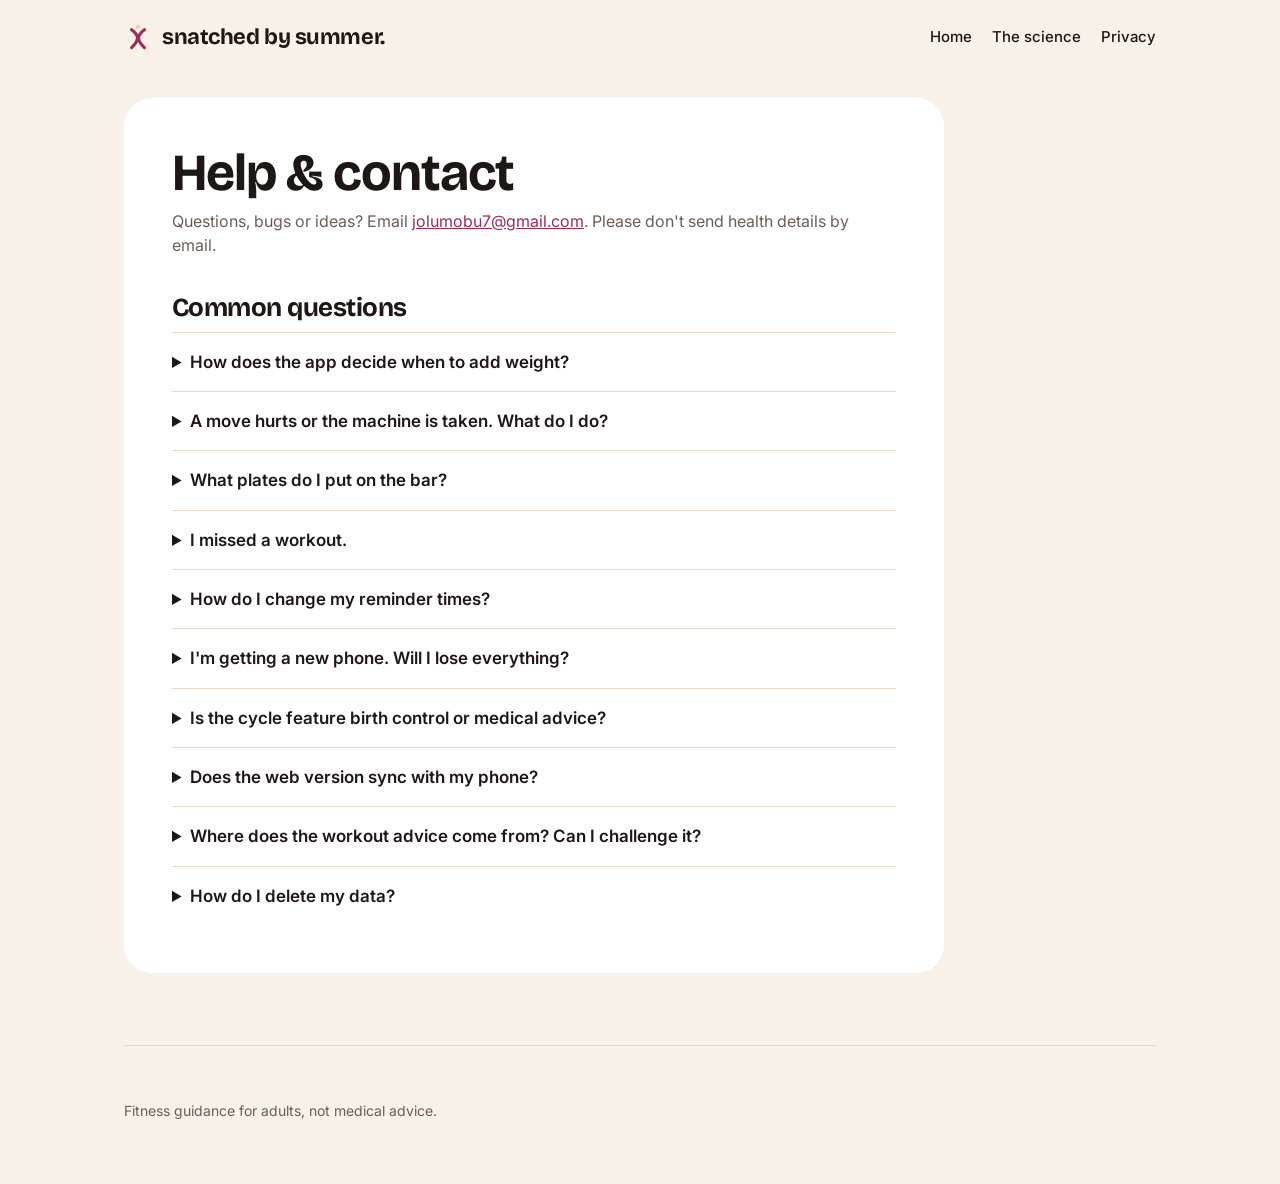
<file: support.html>
<!DOCTYPE html>
<html lang="en">
<head>
<meta charset="utf-8">
<meta name="viewport" content="width=device-width, initial-scale=1">
<title>Help &amp; Contact · Snatched by Summer</title>
<link rel="preconnect" href="https://fonts.googleapis.com">
<link rel="preconnect" href="https://fonts.gstatic.com" crossorigin>
<link href="https://fonts.googleapis.com/css2?family=Bricolage+Grotesque:opsz,wght@12..96,700&family=Inter:wght@400;500;600&display=swap" rel="stylesheet">
<link rel="icon" href="favicon.png">
<link rel="stylesheet" href="styles.css">
</head>
<body>
<div class="wrap">
  <header class="nav">
    <a class="brand" href="./" style="display:inline-flex;align-items:center;gap:10px"><img src="logo-mark.svg" alt="" width="28" height="28">snatched by summer.</a>
    <nav class="nav-links" aria-label="Main"><a href="./">Home</a><a href="evidence.html">The science</a><a href="privacy.html">Privacy</a></nav>
  </header>
  <main class="doc">
    <h1>Help &amp; contact</h1>
    <p class="updated">Questions, bugs or ideas? Email <a href="mailto:jolumobu7@gmail.com?subject=Snatched%20by%20Summer%20support">jolumobu7@gmail.com</a>. Please don't send health details by email.</p>

    <h2>Common questions</h2>
    <details>
      <summary>How does the app decide when to add weight?</summary>
      <p>When you finish every set of a move at the target reps, the next session adds a little weight (about 5 lb for lower body, 2.5 lb for upper body). Mark a move "Easy" and it jumps a bit more; "Too hard" backs it off. Missed reps keep the weight the same.</p>
    </details>
    <details>
      <summary>A move hurts or the machine is taken. What do I do?</summary>
      <p>Tap <b>Swap</b> on that exercise. Choose "It hurts" and the app keeps that move out of your plan until you bring it back in Settings. Sharp or lasting pain? Stop and see a doctor or physio.</p>
    </details>
    <details>
      <summary>What plates do I put on the bar?</summary>
      <p>Every barbell move shows its plates for each side right under the name, like "45 + 10 each side". Tap it to pick your bar (Olympic, women's, EZ, trap, Smith or your own) and see the bar drawn out. Set which plates you actually have, and how many pairs, in Settings → My equipment or straight from the workout. If your plates can't make the exact weight, the app offers the closest ones you can load. Using plate-loaded dumbbell handles at home? Turn that on in My equipment and dumbbell moves show plates too.</p>
    </details>
    <details>
      <summary>I missed a workout.</summary>
      <p>On a rest day, the Today screen offers to let you do the missed session. You can also move today's session to another open day this week with "Can't today? Move it".</p>
    </details>
    <details>
      <summary>How do I change my reminder times?</summary>
      <p>Settings → Reminders. Set one time for all training days or a different time per day, plus optional check-in and rest-day reminders.</p>
    </details>
    <details>
      <summary>I'm getting a new phone. Will I lose everything?</summary>
      <p>Your data lives only on your phone, so save a backup first: Settings → Backup → Save a backup file. On your new phone, use Restore from a backup.</p>
    </details>
    <details>
      <summary>Is the cycle feature birth control or medical advice?</summary>
      <p>No. Cycle sync (beta) is a training tool. Its estimates are rough and should never be used for contraception or medical decisions.</p>
    </details>
    <details>
      <summary>Does the web version sync with my phone?</summary>
      <p>No. There are no accounts, so the web version saves to your browser only. Use backup and restore to move data between them.</p>
    </details>
    <details>
      <summary>Where does the workout advice come from? Can I challenge it?</summary>
      <p>Every rule links to published research on <a href="evidence.html">the science page</a> and in the app (look for "Why this?"). Each claim shows how strong the evidence is and whether women were studied. Tap "Question this" to dispute it by email or publicly on GitHub. We review every dispute and log the decision.</p>
    </details>
    <details>
      <summary>How do I delete my data?</summary>
      <p>Settings → Delete all my data. It's removed from your device immediately. We never had a copy.</p>
    </details>
  </main>
  <footer><p>Fitness guidance for adults, not medical advice.</p></footer>
</div>
</body>
</html>
</file>
<file: styles.css>
:root {
  --ground: #F7F1EA;
  --ink: #1F1715;
  --ink-2: #2E2320;
  --accent: #9C2C55;
  --accent-dark: #7A2143;
  --soft: #F6CBB0;
  --muted: #6B5E57;
  --line: #E5D8CC;
  --card: #FFFFFF;
  --display: 'Bricolage Grotesque', system-ui, sans-serif;
  --body: 'Inter', system-ui, sans-serif;
}
* { box-sizing: border-box; }
body { margin: 0; background: var(--ground); color: var(--ink); font-family: var(--body); line-height: 1.55; -webkit-font-smoothing: antialiased; }
a { color: var(--accent); }
a:hover { color: var(--accent-dark); }
img { max-width: 100%; }
.wrap { max-width: 1080px; margin: 0 auto; padding: 0 24px; }
.skip { position: absolute; left: -999px; }
.skip:focus { left: 16px; top: 16px; background: var(--card); padding: 8px 12px; border-radius: 8px; z-index: 10; }

/* Nav */
.nav { display: flex; align-items: center; justify-content: space-between; gap: 16px; padding: 20px 0; flex-wrap: wrap; }
.brand { font-family: var(--display); font-weight: 700; font-size: 22px; letter-spacing: -0.02em; color: var(--ink); text-decoration: none; }
.nav-links { display: flex; gap: 20px; flex-wrap: wrap; }
.nav-links a { color: var(--ink); text-decoration: none; font-weight: 500; font-size: 15px; }
.nav-links a:hover { color: var(--accent); }

/* Buttons */
.btn { display: inline-flex; align-items: center; justify-content: center; gap: 8px; min-height: 52px; padding: 0 24px; border-radius: 26px; font-weight: 600; font-size: 16px; text-decoration: none; border: 0; cursor: pointer; }
.btn-accent { background: var(--accent); color: #fff; }
.btn-accent:hover { background: var(--accent-dark); color: #fff; }
.btn-ink { background: var(--ink); color: #fff; }
.btn-ink:hover { background: #000; color: #fff; }
.btn-ghost { background: transparent; color: #fff; border: 1px solid #4A3B36; }
.btn-ghost:hover { color: var(--soft); border-color: var(--soft); }
.btn[aria-disabled="true"] { opacity: 0.75; cursor: default; }

/* Hero */
.hero { background: var(--ink); color: #fff; border-radius: 36px; padding: 64px 48px; display: grid; grid-template-columns: repeat(2, minmax(0, 1fr)); gap: 48px; align-items: center; }
.hero h1 { font-family: var(--display); font-weight: 700; font-size: clamp(48px, 7vw, 84px); line-height: 0.95; letter-spacing: -0.03em; margin: 0 0 20px; color: var(--soft); }
.hero p.lede { font-size: 20px; color: #F2E9E2; margin: 0 0 28px; max-width: 460px; }
.hero .ctas { display: flex; gap: 12px; flex-wrap: wrap; }
.hero .note { font-size: 14px; color: #CBBDB4; margin-top: 16px; }
.phone { justify-self: center; width: 280px; border-radius: 40px; background: var(--ground); padding: 22px 18px; color: var(--ink); box-shadow: 0 0 0 10px #2E2320; }
.phone .eyebrow { font-size: 11px; font-weight: 600; letter-spacing: 0.08em; color: var(--accent); }
.phone .card-dark { background: var(--ink); color: #fff; border-radius: 22px; padding: 16px; margin: 12px 0; }
.phone .card-dark strong { font-family: var(--display); font-size: 22px; display: block; margin: 4px 0 8px; }
.phone .pill { display: inline-block; border: 1px solid #4A3B36; border-radius: 999px; padding: 3px 10px; font-size: 12px; margin: 0 4px 4px 0; }
.phone .go { background: var(--accent); border-radius: 18px; text-align: center; padding: 10px; font-weight: 600; font-size: 14px; margin-top: 8px; }
.phone .card { background: var(--card); border-radius: 18px; padding: 12px 14px; font-size: 13px; }

/* Sections */
section { padding: 72px 0 0; }
.kicker { font-size: 13px; font-weight: 600; letter-spacing: 0.08em; color: var(--accent); text-transform: uppercase; margin: 0 0 8px; }
h2 { font-family: var(--display); font-weight: 700; font-size: clamp(32px, 4.5vw, 48px); line-height: 1.05; letter-spacing: -0.02em; margin: 0 0 16px; }
h3 { font-size: 18px; margin: 0 0 6px; }
.intro { font-size: 18px; color: var(--muted); max-width: 640px; margin: 0 0 32px; }
.grid { display: grid; grid-template-columns: repeat(3, minmax(0, 1fr)); gap: 16px; }
.tile { background: var(--card); border-radius: 24px; padding: 24px; }
.tile p { margin: 0; color: var(--muted); font-size: 15px; }
.tile .num { font-family: var(--display); font-weight: 700; color: var(--accent); font-size: 28px; display: block; margin-bottom: 8px; }
.band { background: var(--soft); border-radius: 28px; padding: 40px; display: grid; grid-template-columns: repeat(2, minmax(0, 1fr)); gap: 32px; }
.band ul { margin: 0; padding-left: 20px; }
.band li { margin-bottom: 10px; }
.myths { display: grid; grid-template-columns: repeat(2, minmax(0, 1fr)); gap: 16px; }
.myth { background: var(--card); border-radius: 24px; padding: 24px; }
.myth q { display: block; font-weight: 600; margin-bottom: 8px; quotes: '"' '"'; }
.myth p { margin: 0; color: var(--muted); font-size: 15px; }
.sports { display: flex; flex-wrap: wrap; gap: 10px; }
.sports span { background: var(--card); border-radius: 999px; padding: 10px 16px; font-weight: 500; }
.sports span b { color: var(--accent); font-weight: 600; }

/* Docs pages */
.doc { background: var(--card); border-radius: 28px; padding: 48px; margin: 24px 0 0; max-width: 820px; }
.doc h1 { font-family: var(--display); font-size: clamp(36px, 5vw, 52px); line-height: 1.05; letter-spacing: -0.02em; margin: 0 0 8px; }
.doc h2 { font-size: 26px; margin: 36px 0 10px; }
.doc .updated { color: var(--muted); margin: 0 0 24px; }
.doc li { margin-bottom: 8px; }
details { border-top: 1px solid var(--line); padding: 16px 0; }
details summary { font-weight: 600; cursor: pointer; font-size: 17px; }
details p { margin: 10px 0 0; color: var(--muted); }

/* Footer */
footer { margin: 72px 0 0; padding: 40px 0 48px; border-top: 1px solid var(--line); color: var(--muted); font-size: 14px; }
footer .row { display: flex; justify-content: space-between; gap: 24px; flex-wrap: wrap; }
footer a { color: var(--ink); }

@media (max-width: 860px) {
  .hero { grid-template-columns: 1fr; padding: 40px 24px; border-radius: 28px; }
  .grid, .myths, .band { grid-template-columns: 1fr; }
  .band, .doc { padding: 28px 22px; }
  section { padding-top: 56px; }
}
</file>
